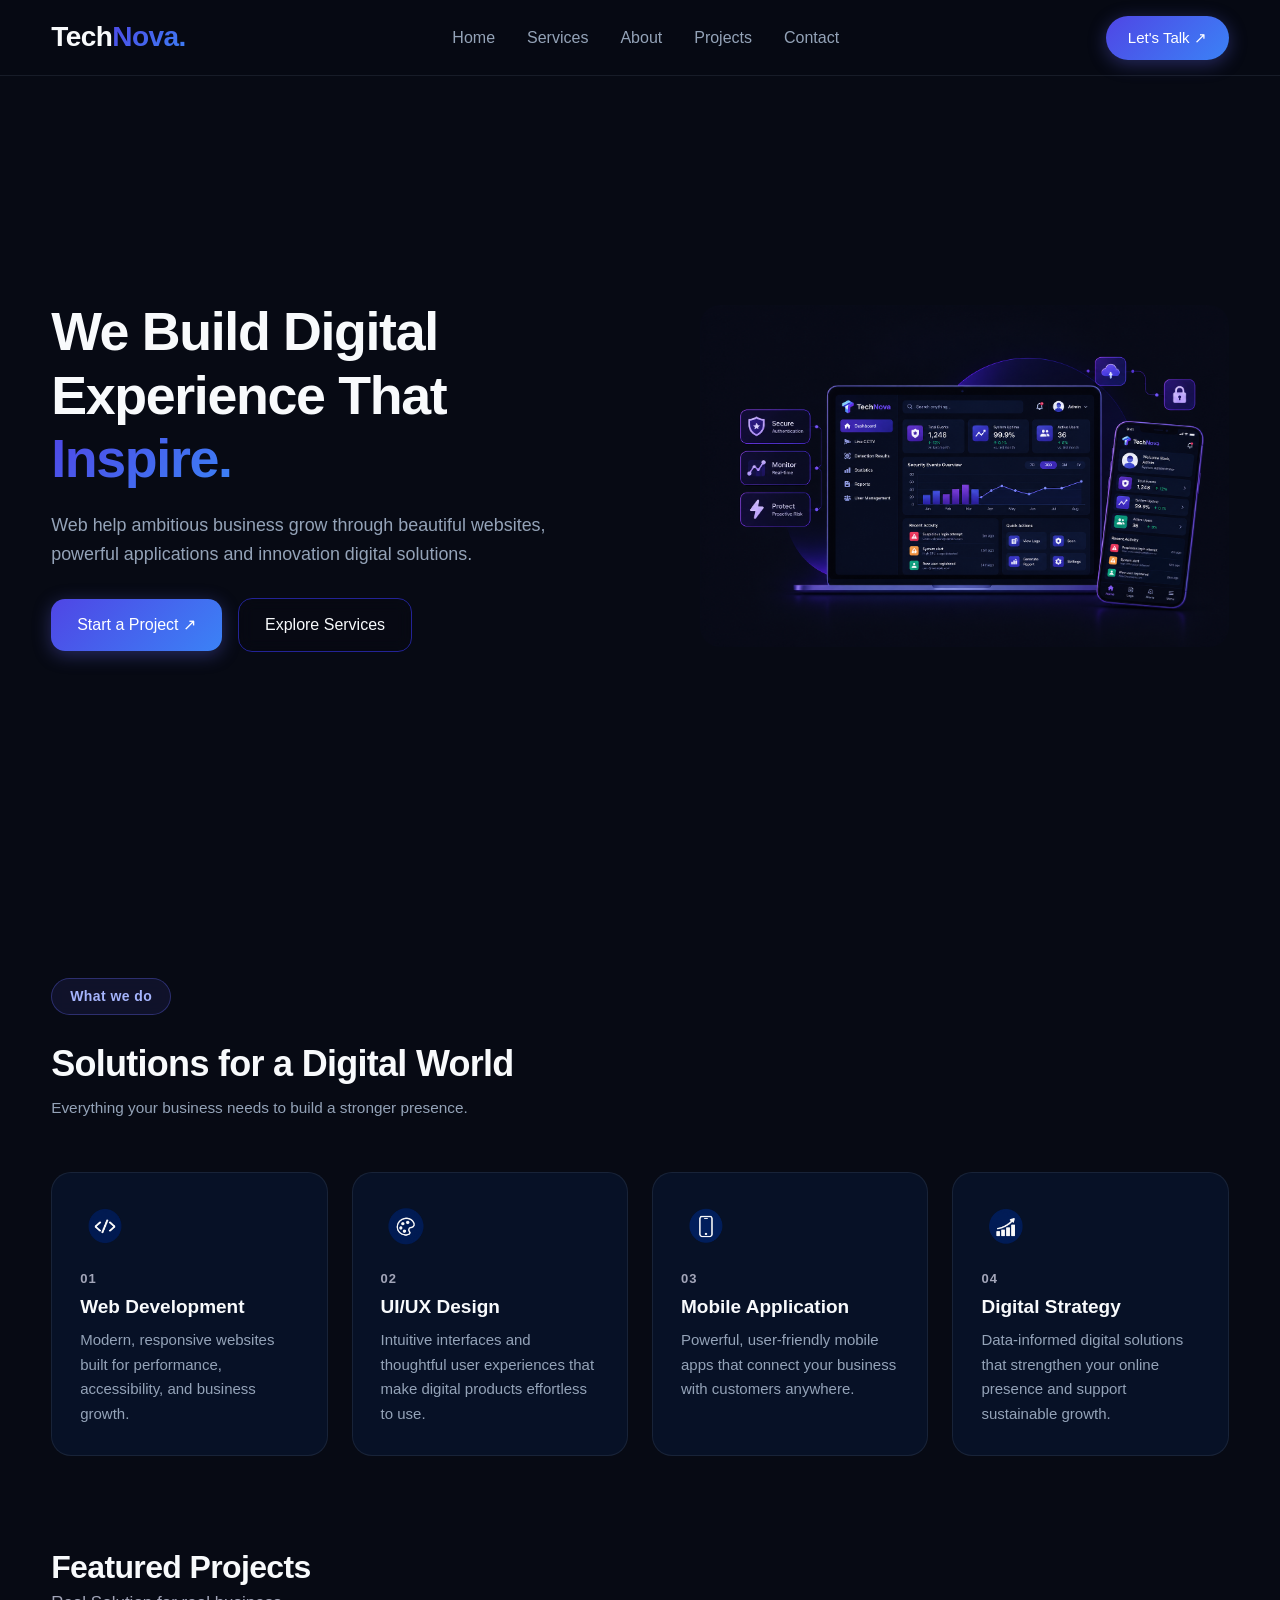
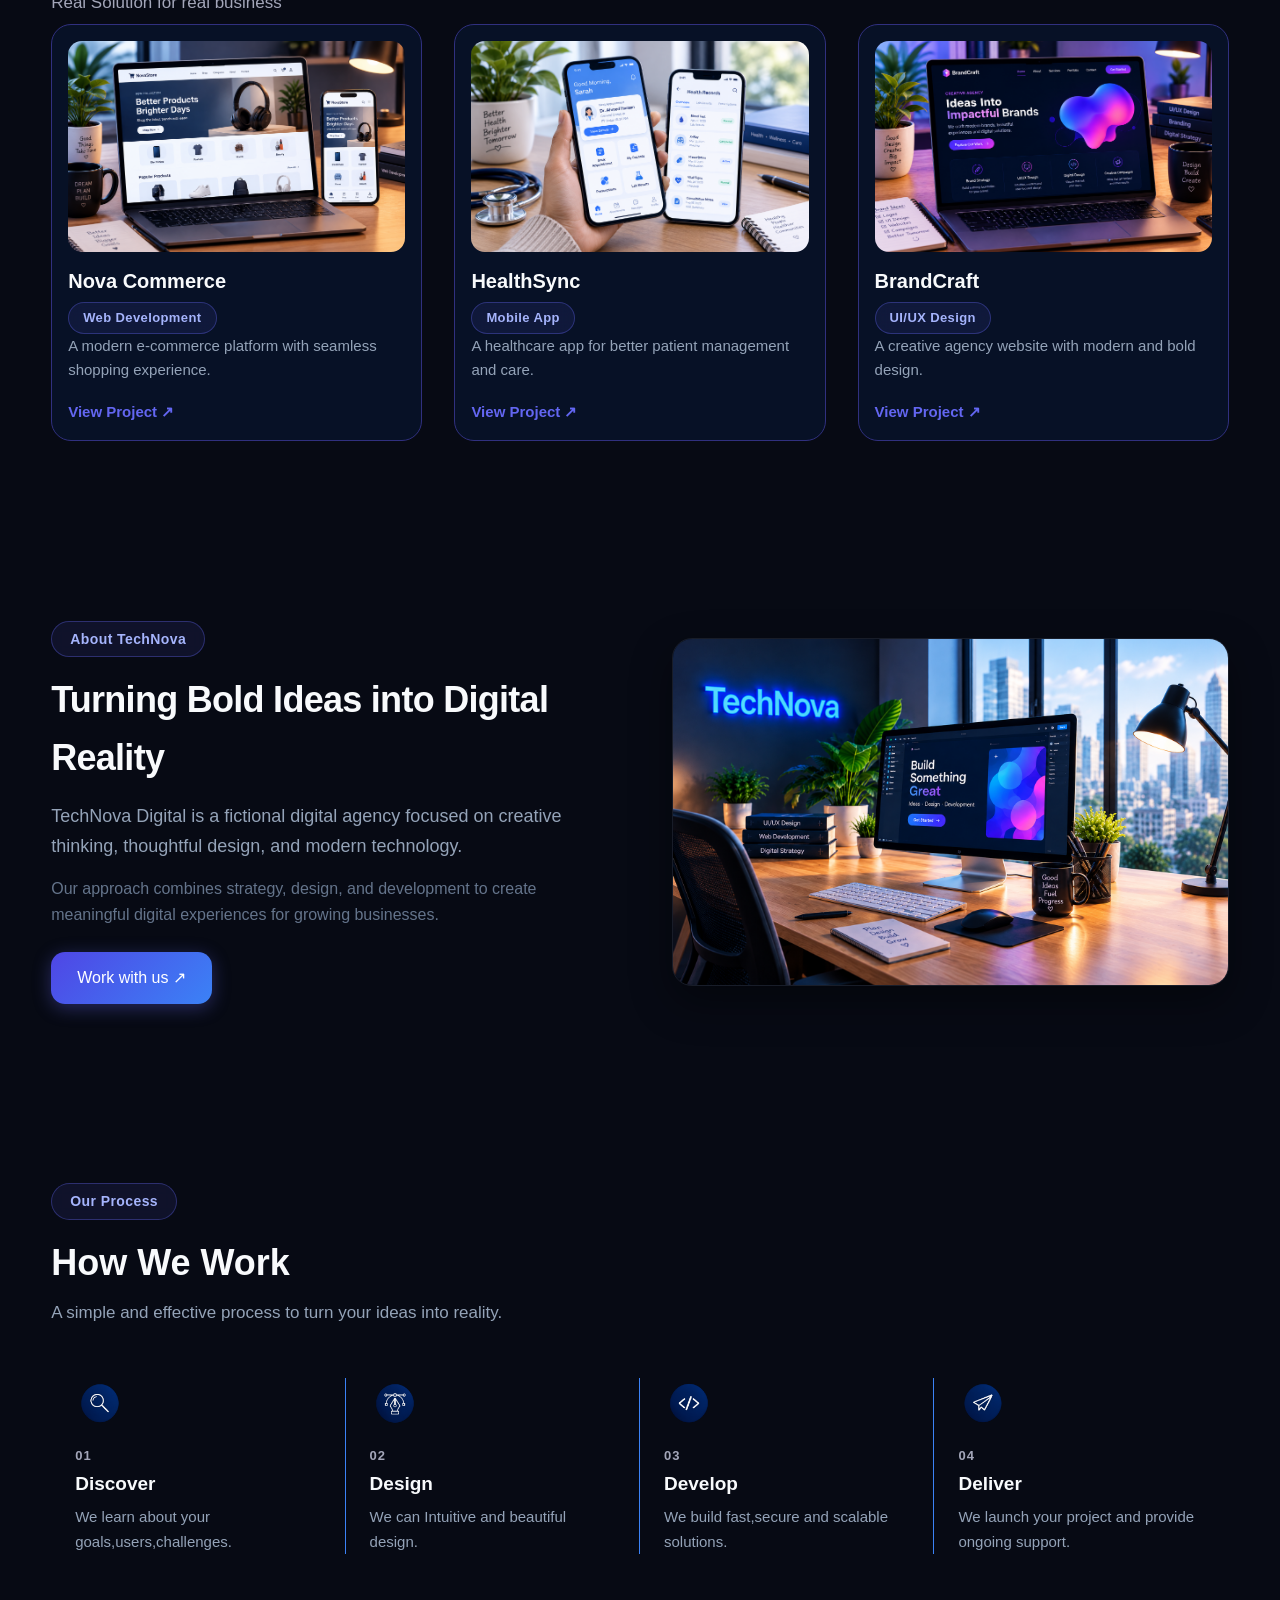
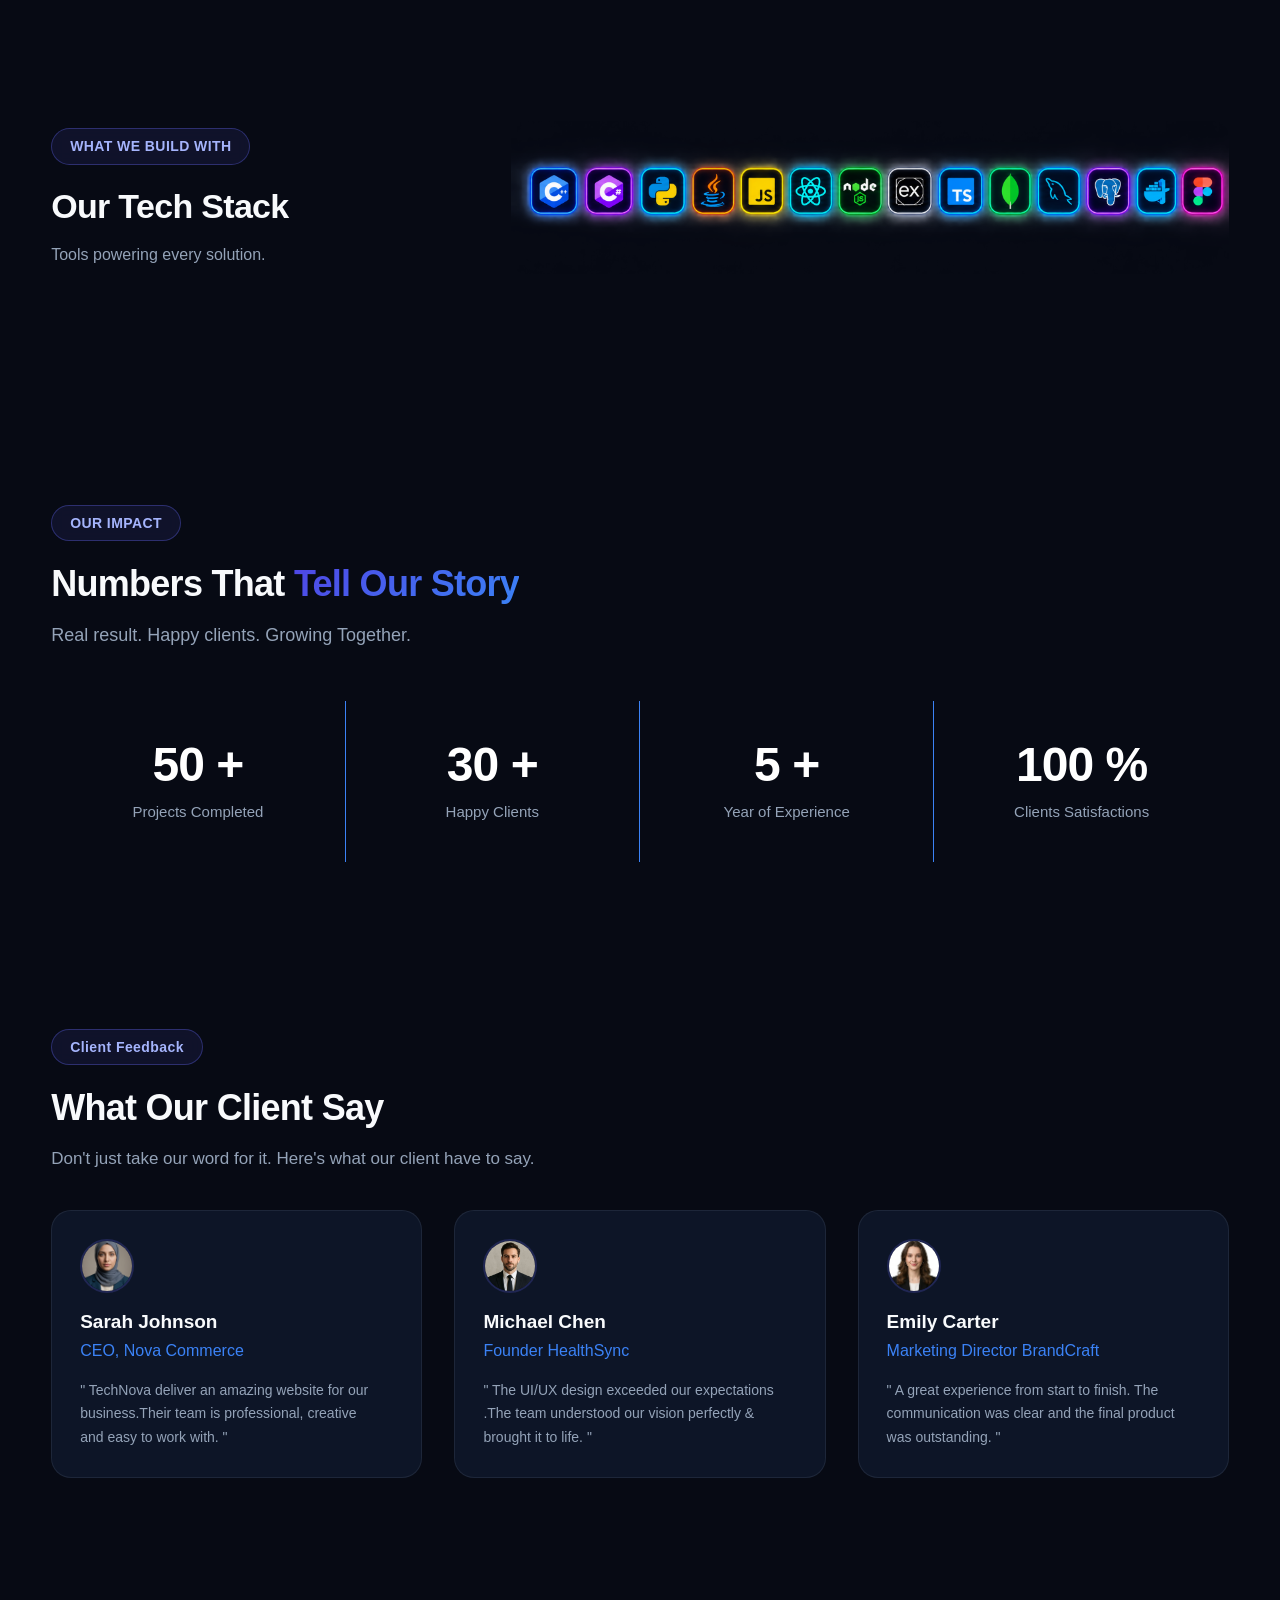
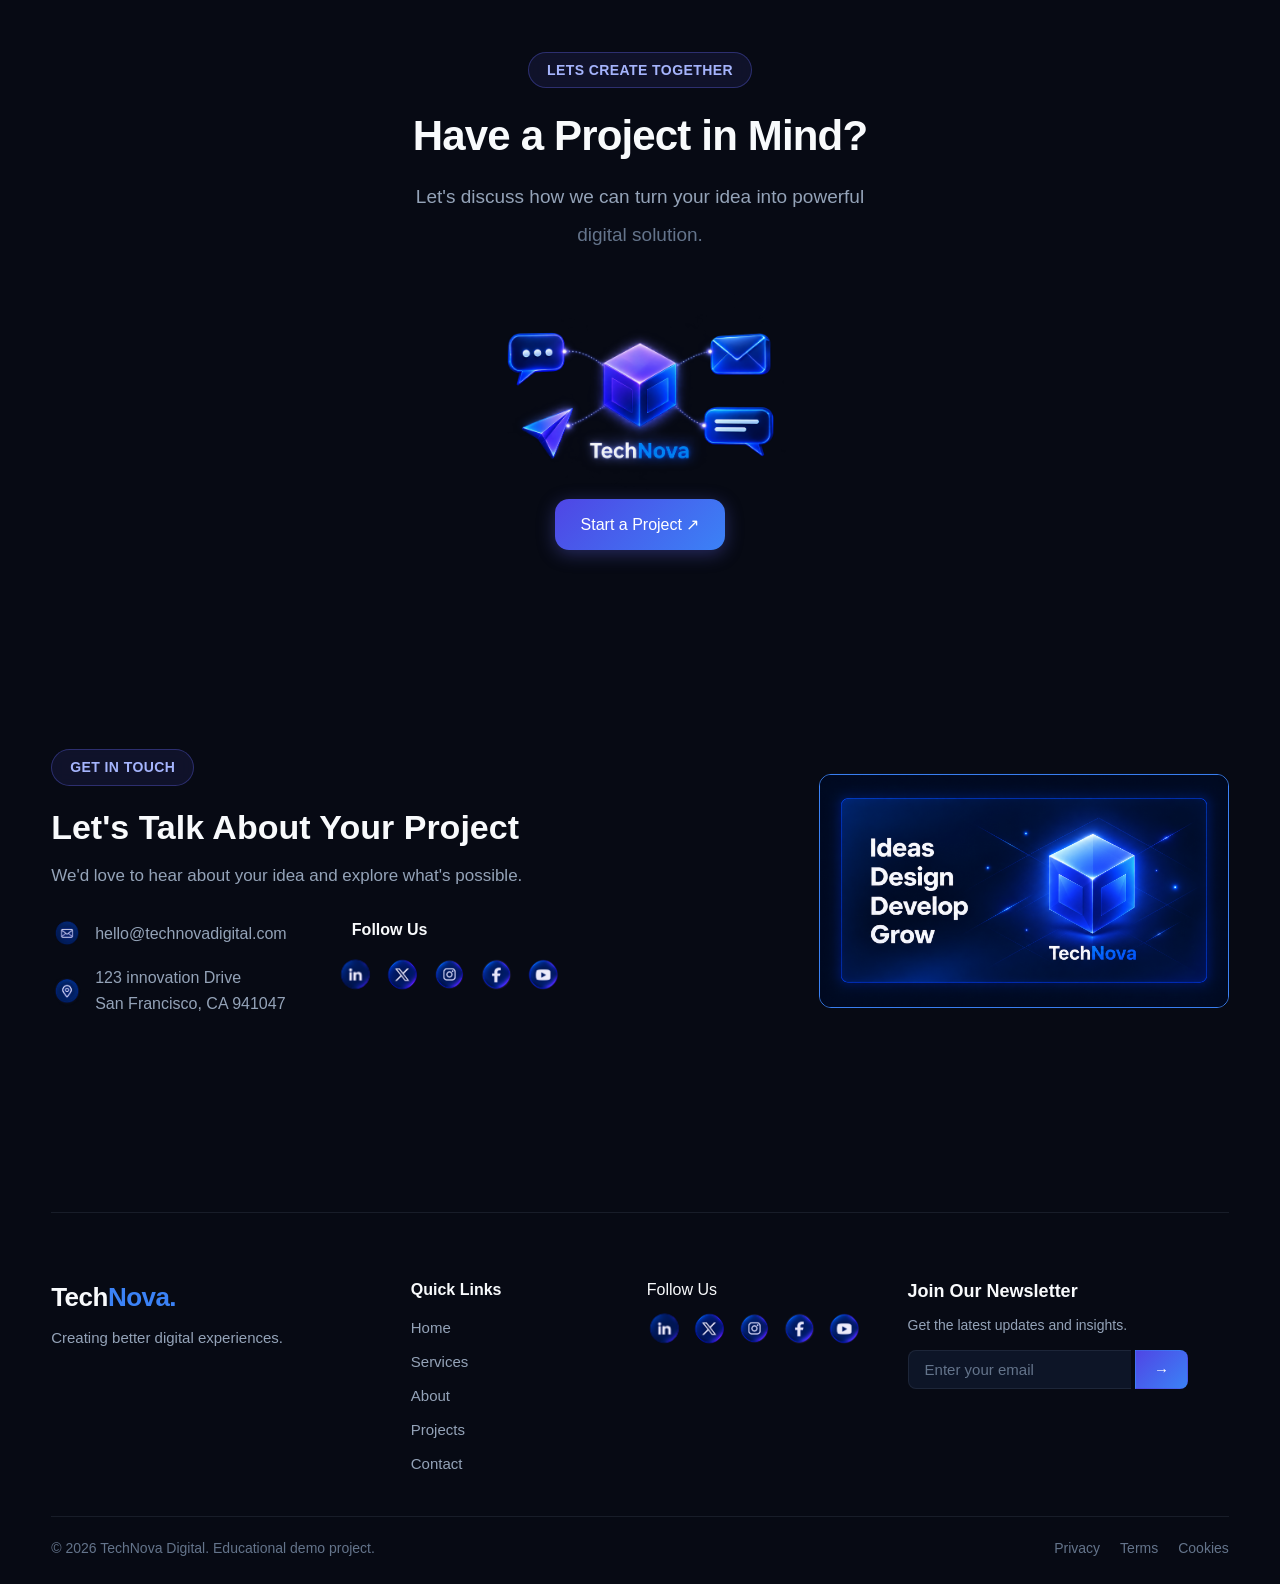
<file: WebDev-L1-LandingPage/index.html>
<!DOCTYPE html>
<html lang="en">
<head>
    <meta charset="UTF-8">
    <meta name="viewport" content="width=device-width, initial-scale=1.0">
    <title>TechNova Digital | Digital Solutions</title>
    <link rel="stylesheet" href="style.css">
</head>
<body>
        <header>
        <div class="left-side">Tech<span class="span-title">Nova.</span></div>
        <div class="middle-side">
            <div><a href="#home">Home</a></div>
            <div><a href="#services">Services</a></div>
            <div><a href="#about">About</a></div>
            <div><a href="#projects">Projects</a></div>
            <div><a href="#contact">Contact</a></div>
        </div>
        <div class="right-side">
            <a href="#contact" class="talk-button">Let's Talk ↗</a>
        </div>
    </header>
    <main>
        <section class="hero-info" id="home">
            <div class="hero">
                <h1>We Build Digital Experience That <span class="span-title">Inspire.</span></h1>
                <p class="description">Web help ambitious business grow through beautiful websites, powerful applications and innovation digital solutions. </p>
                <div class="hero-actions">
                    <a href="#contact" class="start-project">Start a Project ↗</a>
                    <a href="#services" class="explore-service">Explore Services</a>
                </div>
            </div>
            <div class="image-part">
                <div class="image">
                    <img class="hero-image" src="image/page_image/TechNova.png" alt="hero image">
                </div>         
            </div>
        </section>
        <section class="service" id="services">
            <a href="#services" class="span-projects">What we do</a>
            <p class="service-title">Solutions for a Digital World</p>
            <p class="service-description">Everything your business needs to build a stronger presence.</p>
            <div class="work-section">
                <div class="section">
                    <div class="icon-images">
                        <img class="icons" src="image/service_icon/Code.png" alt="">
                    </div>
                    <p class="number">01</p>
                    <h4 class="section-title">Web Development</h4>
                    <p class="section-description">Modern, responsive websites built for performance, accessibility, and business growth.</p>
                </div>
                <div class="section">
                    <div class="icon-images">
                        <img class="icons" src="image/service_icon/Palette.png" alt="">
                    </div>
                    <p class="number">02</p>
                    <h4 class="section-title">UI/UX Design</h4>
                    <p class="section-description">Intuitive interfaces and thoughtful user experiences that make digital products effortless to use.</p>
                </div>
                <div class="section">
                    <div class="icon-images">
                        <img class="icons" src="image/service_icon/Mobile.png" alt="">
                    </div>
                    <p class="number">03</p>
                    <h4 class="section-title">Mobile Application</h4>
                    <p class="section-description">Powerful, user-friendly mobile apps that connect your business with customers anywhere.</p>
                </div>
                <div class="section">
                    <div class="icon-images">
                        <img class="icons" src="image/service_icon/Analytics.png" alt="">
                    </div>
                    <p class="number">04</p>
                    <h4 class="section-title">Digital Strategy</h4>
                    <p class="section-description">Data-informed digital solutions that strengthen your online presence and support sustainable growth.</p>
                </div>
            </div>
        </section>
        <section class="project-part" id="projects">
            <div class="project-info">
                <a href="#projects" class="span-projects">Our Work</a>
                <h2 class="project-intro-title">
                    Featured Projects
                </h2>
                <p class="project-intro-description">Real Solution for real business</p>
            </div>
            <div class="project-view">
                <div class="project-section">
                    <div class="project-images">
                        <img class="project-image" src="image/Project/Nova Commerce.png" alt="">
                    </div>
                    <div class="project-description-info">
                        <h3 class="project-name">Nova Commerce</h3>
                        <p class="project-type">Web Development</p>
                        <p class="project-description">
                            A modern e-commerce platform with seamless shopping experience.
                        </p>
                        <a href="#projects" class="project">View Project ↗</a>
                    </div>        
                </div>
                <div class="project-section">
                    <div class="project-images">
                        <img class="project-image" src="image/Project/Health Sync.png" alt="">
                    </div>
                    <div class="project-description-info">
                        <h3 class="project-name">HealthSync
                        </h3>
                        <p class="project-type">Mobile App</p>
                        <p class="project-description">
                            A healthcare app for better patient management and care.
                        </p>
                        <a href="#projects" class="project">View Project ↗</a>
                    </div>
                </div>
                <div class="project-section">
                    <div class="project-images">
                        <img class="project-image" src="image/Project/Brand Craft.png" alt="">
                    </div>
                    <div class="project-description-info">
                        <h3 class="project-name">BrandCraft</h3>
                        <p class="project-type">UI/UX Design
                        </p>
                        <p class="project-description">
                            A creative agency website with modern and bold design.
                        </p>
                        <a href="#projects" class="project">View Project ↗</a>
                    </div>
                </div>
            </div>
        </section>
        <section class="about-section" id="about">
            <div class="about-section-info">
                <a href="#about" class="span-about">About TechNova</a>
                <h2 class="about-title">Turning Bold Ideas into Digital Reality</h2>
                <p class="about-description">
                    TechNova Digital is a fictional digital agency focused on creative thinking, thoughtful design, and modern technology.
                </p>
                <p class="description2">
                    Our approach combines strategy, design, and development to create meaningful digital experiences for growing businesses.
                </p>
                <a href="#contact" class="start-project">Work with us ↗</a>
            </div>
            <div class="about-section-image">
                <img class="about-image" src="image/page_image/about.png" alt="A creative digital agency workspace with a computer displaying a colorful design">
            </div>
        </section>
        <section class="work" id="process">
            <div class="work-process-title-info">
                <a href="#process" class="span-projects">Our Process</a>
                <h2 class="work-title">How We Work</h2>
                <p class="work-section-description">A simple and effective process to turn your ideas into reality.</p>
            </div>
            <div class="work-section">
                <div class="section">
                    <div class="icon-images">
                        <img class="icons" src="image/Process_icon/discover.png" alt="">
                    </div>
                    <p class="number">01</p>
                    <h4 class="section-title">Discover</h4>
                    <p class="section-description">We learn about your goals,users,challenges.</p>        
                </div>
                <div class="section">
                    <div class="icon-images">
                        <img class="icons" src="image/Process_icon/design.png" alt="">
                    </div>
                    <p class="number">02</p>
                    <h4 class="section-title">Design</h4>
                    <p class="section-description">We can Intuitive and beautiful design.</p>
                </div>
                <div class="section">
                    <div class="icon-images">
                        <img class="icons" src="image/Process_icon/develop.png" alt="">
                    </div>
                    <p class="number">03</p>
                    <h4 class="section-title">Develop</h4>
                    <p class="section-description">We build fast,secure and scalable solutions.</p>
                </div>
                <div class="section">
                    <div class="icon-images">
                        <img class="icons" src="image/Process_icon/deliver.png" alt="">
                    </div>
                    <p class="number">04</p>
                    <h4 class="section-title">Deliver</h4>
                    <p class="section-description">We launch your project and provide ongoing support.</p>
                </div>
            </div>
        </section>
        <section class="modern-stack">
            <div class="stack-titles">
                <span class="span-projects">WHAT WE BUILD WITH</span>
                <p class="tech-stack">Our Tech <span class="stack-span">Stack</span></p>
                <p class="tech-description">Tools powering every solution.</p>
            </div>
            <div class="stack-image">
                <img class="stack" src="image/page_image/Stack.png" alt="Technology stack: C++, C#, Python, Java, JavaScript, React, Node.js, Express, TypeScript, MongoDB, MySQL, PostgreSQL, Docker, and Figma">
            </div>
        </section>
        <section class="story-section" id="impact">
            <div class="impact-info">
                <a href="#impact" class="span-projects">OUR IMPACT</a>
                <h2 class="impact-title">Numbers That <span class="story-span">Tell Our Story</span></h2>
                <p class="impact-title-description">Real result. Happy clients. Growing Together.</p>
            </div>
            <div class="impact_stat">
                <div class="stat">
                    <h3 class="impact-number">50 + </h3>
                    <p class="impact-description">Projects Completed </p>
                </div>
                <div class="stat">
                    <h3 class="impact-number">30 + </h3>
                    <p class="impact-description">Happy Clients </p>
                </div>
                <div class="stat">
                    <h3 class="impact-number">5 + </h3>
                    <p class="impact-description">Year of Experience </p>
                </div>
                <div class="stat">
                    <h3 class="impact-number">100 % </h3>
                    <p class="impact-description">Clients Satisfactions </p>
                </div>
            </div>
        </section>
        <section class="client-feedback" id="testimonials">
            <div class="client-feedback-info">
                <a class="span-projects" href="#testimonials">Client Feedback</a>
                <h3 class="client-title">What Our Client Say</h3>
                <p class="client-title-description">Don't just take our word for it. Here's what our client have to say.</p>
            </div>
            <div class="feedback-testimony">
                <div class="client-box">
                    <div class="client-personal-info">
                        <div class="client-image">
                            <img class="profile-pic" src="image/profile/Sarah.jpg" alt="">
                        </div>
                        <div class="client-personal-status">
                            <p class="client-name">Sarah Johnson</p>
                            <p class="client-status">
                                CEO, Nova Commerce
                            </p>
                        </div>
                    </div>
                    <div class="client-feedback-text">
                        <p class="feedback">" TechNova deliver an amazing website for our business.Their team is professional, creative and easy to work with. "</p>
                    </div>
                </div>
                <div class="client-box">
                    <div class="client-personal-info">
                        <div class="client-image">
                            <img class="profile-pic" src="image/profile/Michael.jpg" alt="">
                        </div>
                        <div class="client-personal-status">
                            <p class="client-name">Michael Chen </p>
                            <p class="client-status">
                                Founder HealthSync
                            </p>
                        </div>
                    </div>
                    <div class="client-feedback-text">
                        <p class="feedback">" The UI/UX design exceeded our expectations .The team understood our vision perfectly & brought it to life. "</p>
                    </div>
                </div>
                <div class="client-box">
                    <div class="client-personal-info">
                        <div class="client-image">
                            <img class="profile-pic" src="image/profile/Emily.jpg" alt="">
                        </div>
                        <div class="client-personal-status">
                            <p class="client-name">Emily Carter</p>
                            <p class="client-status">
                                Marketing Director BrandCraft
                            </p>
                        </div>
                    </div>
                    <div class="client-feedback-text">
                        <p class="feedback">" A great experience from start to finish. The communication was clear and the final product was outstanding. "</p>
                    </div>
                </div>
            </div>
        </section>
        <section class="call-to-action">
            <a class="span-projects" href="#contact">LETS CREATE TOGETHER</a>
            <h3 class="call-to-action-title">Have a Project in Mind?</h3>
            <p class="call-to-action-description">Let's discuss how we can turn your idea into powerful</p>
            <p class="call-to-action-description2">digital solution.</p>
            <div class="call-to-action-image">
                <img class="call-image" src="image/page_image/technova_Contact.png" alt="">
            </div>
            <a href="#contact" class="start-project">Start a Project ↗</a>
        </section>
        <section id="contact" class="contact-section">
            <a class="span-projects" href="#contact">GET IN TOUCH</a>
            <div class="contact-info-section">
                <div class="contact-title-section">
                    <h3 class="contact-title">Let's Talk About Your Project</h3>
                    <p class="contact-description">We'd love to hear about your idea and explore what's possible.</p>
                </div>
                <div class="contact-detail-section">
                    <div class="location-email-section">
                        <div class="email-section">
                            <div class="address-image">
                                <a href="#email"><img class="address-logo" src="image/address_icon/email.png" alt=""></a>
                            </div>
                            <div class="email">
                                hello@technovadigital.com
                            </div>
                        </div>
                        <div class="location-section">
                            <div class="address-image">
                                <a href="#location"><img class="address-logo" src="image/address_icon/location.png" alt=""></a>
                            </div>
                            <div class="location-address">
                                <p class="location1">123 innovation Drive</p>
                                <p class="location2">San Francisco, CA  941047</p>
                            </div>
                        </div>
                    </div>
                    <div class="follow-us-section">
                        <p class="follow">Follow Us</p>
                        <div class="follow-page">
                            <div class="app-image">
                                <a href="#linkedin"><img class="logo" src="image/follow_icon/linkedin.png" alt="LinkedIn"></a>
                            </div>
                            <div class="app-image">
                                <a href="#X"><img class="logo" src="image/follow_icon/X.png" alt="X"></a>
                            </div>
                            <div class="app-image">
                                <a href="#instagram"><img class="logo" src="image/follow_icon/instagram.png" alt=""></a>
                            </div>
                            <div class="app-image">
                                <a href="#facebook"><img class="logo" src="image/follow_icon/facebook.png" alt="Facebook"></a>
                            </div>
                            <div class="app-image">
                                <a href="#youtube"><img class="logo" src="image/follow_icon/youtube.png" alt="YouTube"></a>
                            </div>
                        </div>
                    </div>
                </div>
            </div>
            <div class="contact-section-image">
                <img class="tech-nova " src="image/page_image/technovaa.png" alt="">
            </div>
        </section>
        <footer class="footer-section">
            <div class="footer-upper">
                <div class="footer-title-section">
                    <h3 class="footer-title">Tech<span class="footer-span">Nova.</span></h3>
                    <p class="footer-description">Creating better digital experiences.</p>
                </div>
                <div class="quick-link">
                    <h4 class="footer-heading">Quick Links</h4>
                    <div class="footer-side">
                        <div><a href="#home">Home</a></div>
                        <div><a href="#services">Services</a></div>
                        <div><a href="#about">About</a></div>
                        <div><a href="#projects">Projects</a></div>
                        <div><a href="#contact">Contact</a></div>
                    </div>
                </div>
                <div class="footer-follow">
                    <p class="follow-us">Follow Us</p>
                    <div class="footer-follow-page">
                        <div class="app-image">
                            <a href="#linkedin"><img class="logo" src="image/follow_icon/linkedin.png" alt="LinkedIn"></a>
                        </div>
                        <div class="app-image">
                            <a href="#X"><img class="logo" src="image/follow_icon/X.png" alt="X"></a>
                        </div>
                        <div class="app-image">
                            <a href="#instagram"><img class="logo" src="image/follow_icon/instagram.png" alt=""></a>
                        </div>
                        <div class="app-image">
                            <a href="#facebook"><img class="logo" src="image/follow_icon/facebook.png" alt="Facebook"></a>
                        </div>
                        <div class="app-image">
                            <a href="#youtube"><img class="logo" src="image/follow_icon/youtube.png" alt="YouTube">
                            </a>             
                        </div>  
                    </div>
                </div>
                <div class="newsletter-section">
                    <h3 class="newsletter-title">Join Our Newsletter</h3>
                    <p class="newsletter-description">Get the latest updates and insights.</p>
                    <div class="email-part">
                        <input type="email" placeholder="Enter your email" class="input-email">
                        <button class="button">→</button>
                    </div>
                </div>
            </div>
            <div class="footer-bottom">
                <div class="footer-license-part">
                    <p class="footer-license">© 2026 TechNova Digital. Educational demo project.</p>
                </div>
                <div class="footer-privacy-part">
                    <p class="privacy">Privacy</p>
                    <p class="terms">Terms</p>
                    <p class="cookies">Cookies</p>
                </div>
            </div>
        </footer>
    </main>
</body>
</html>
</file>
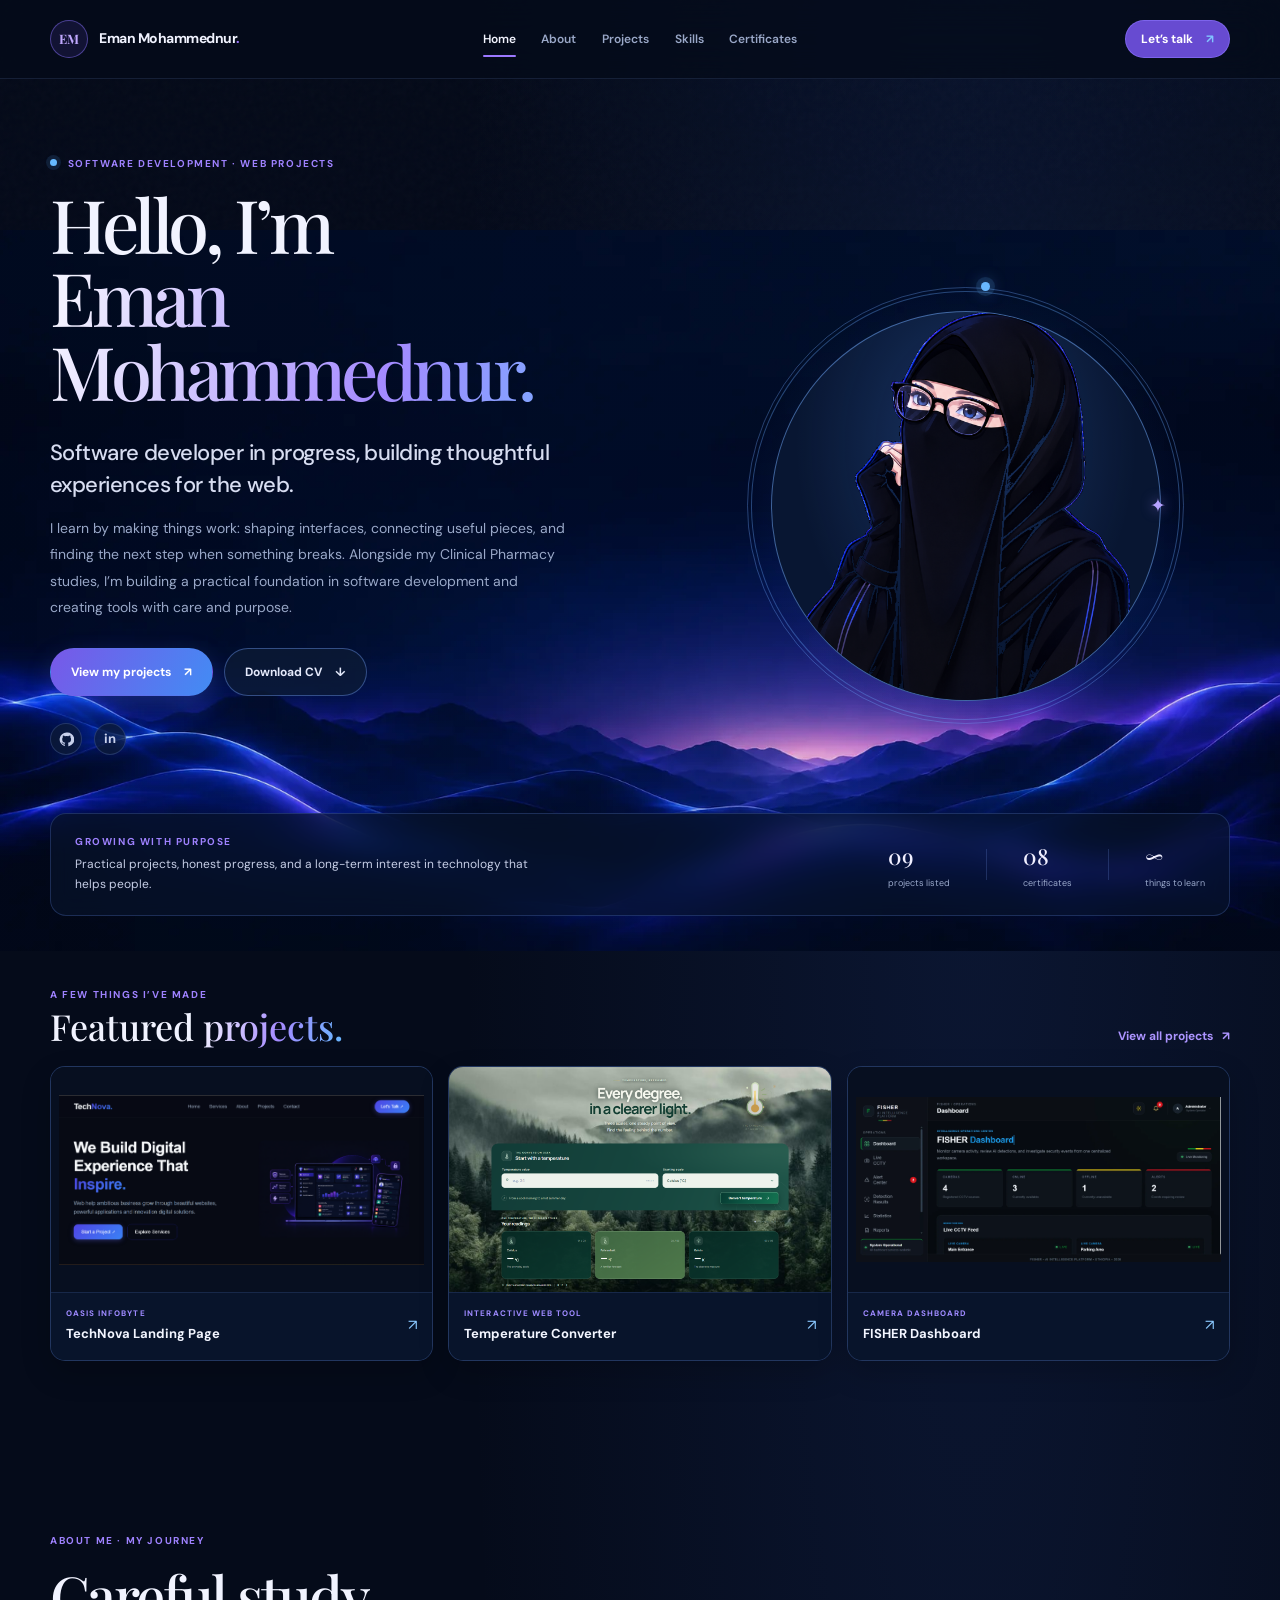
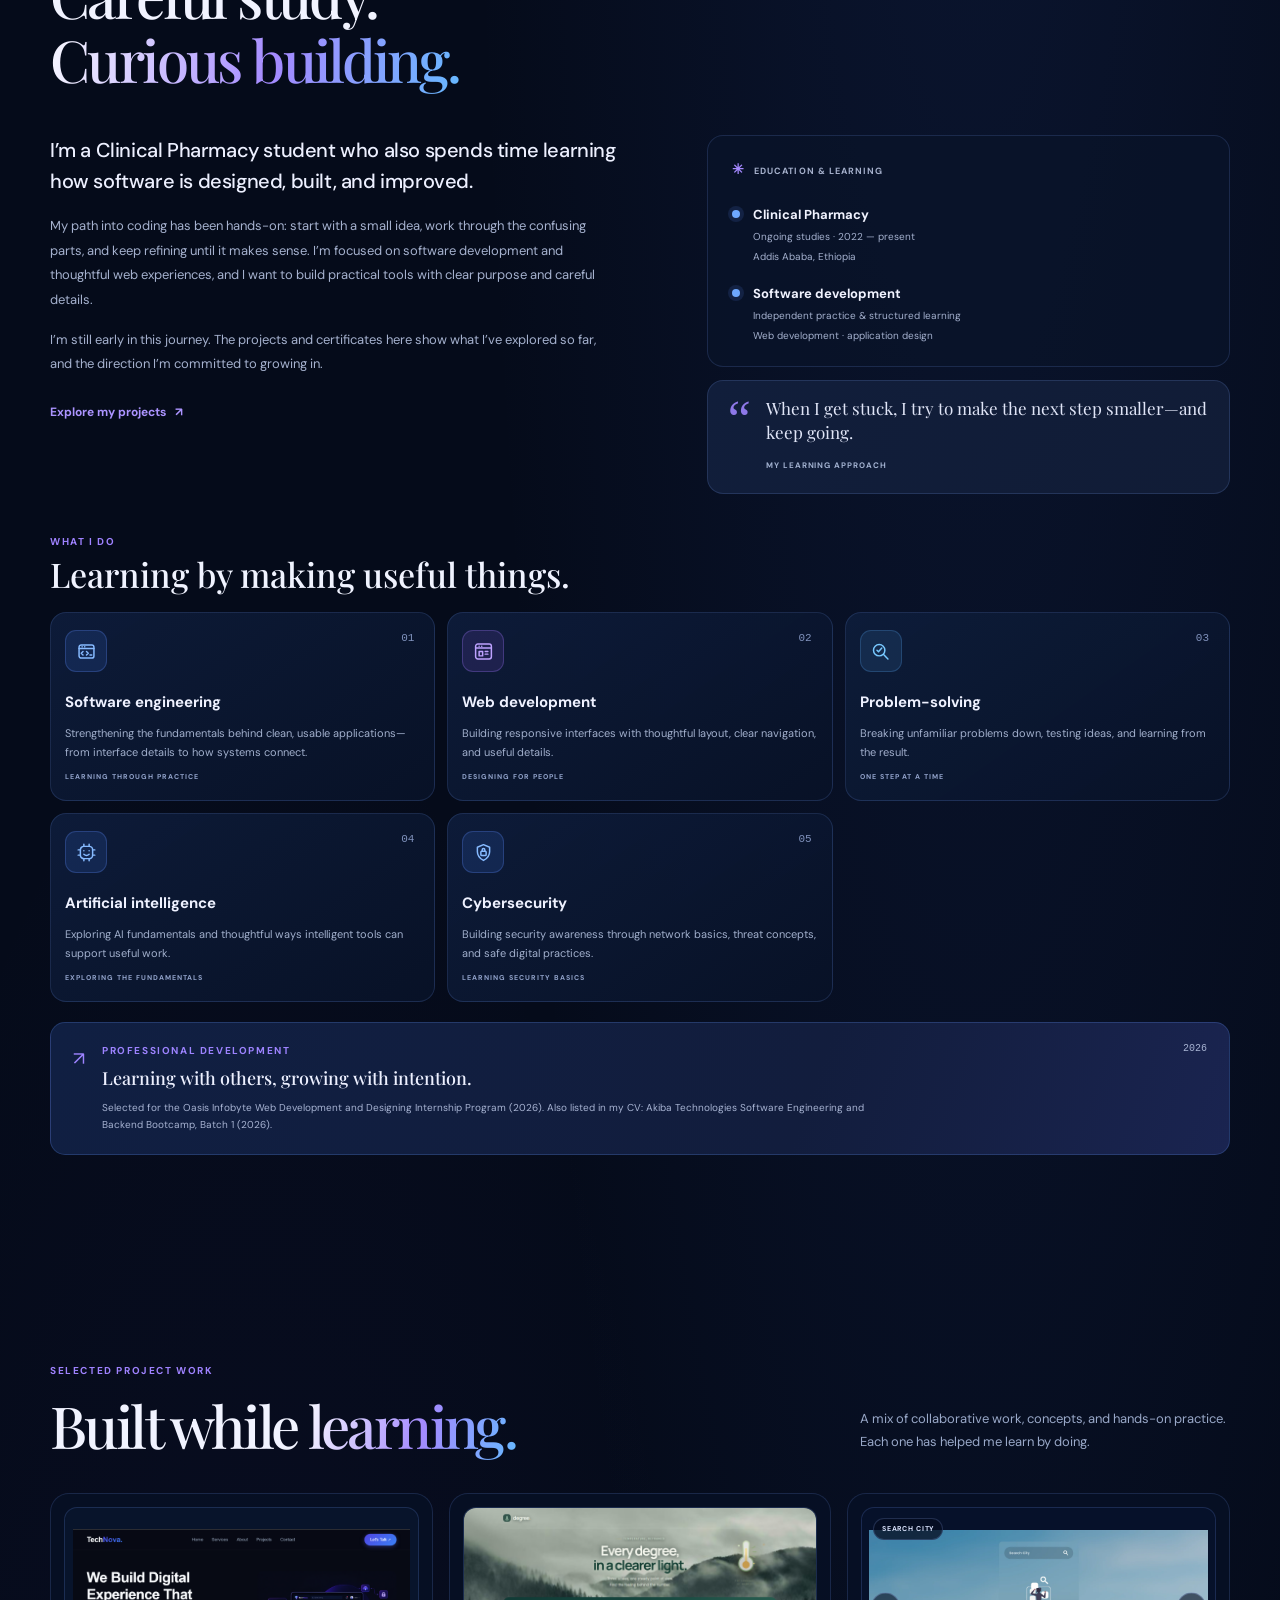
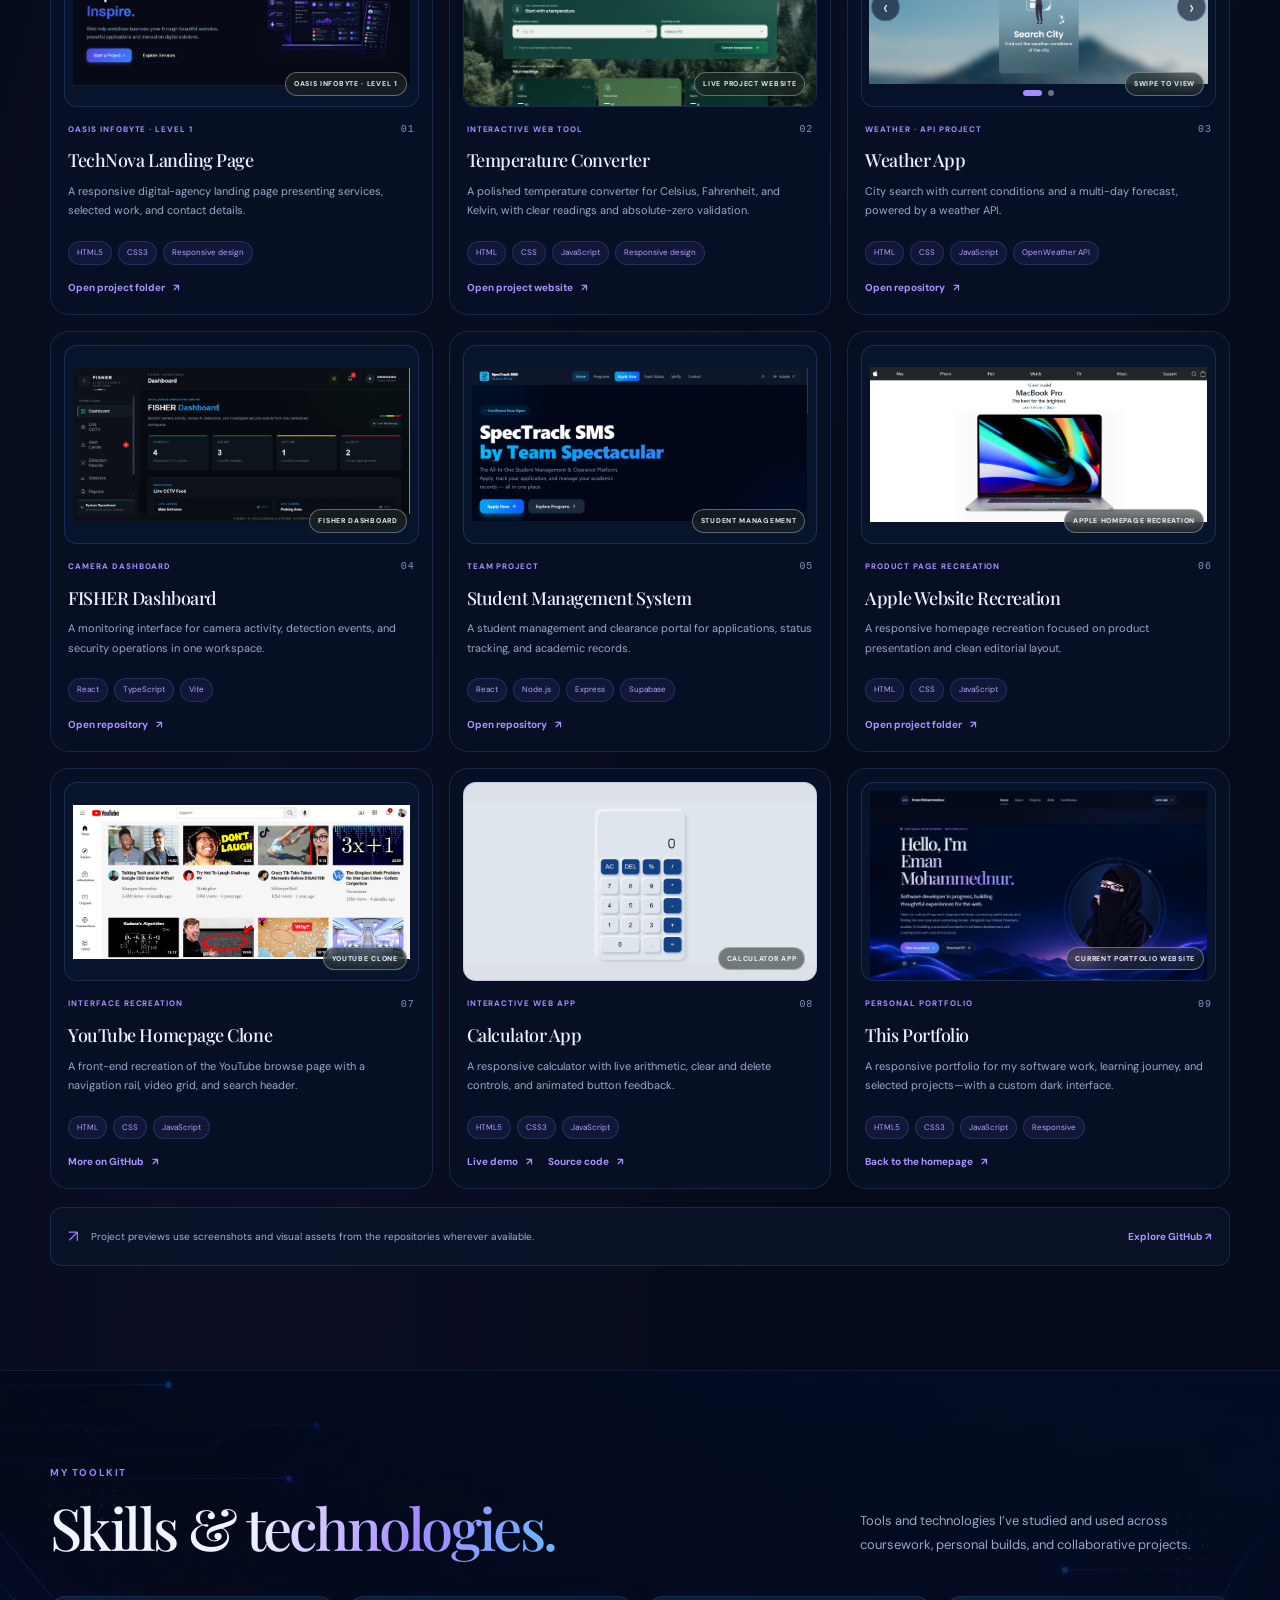
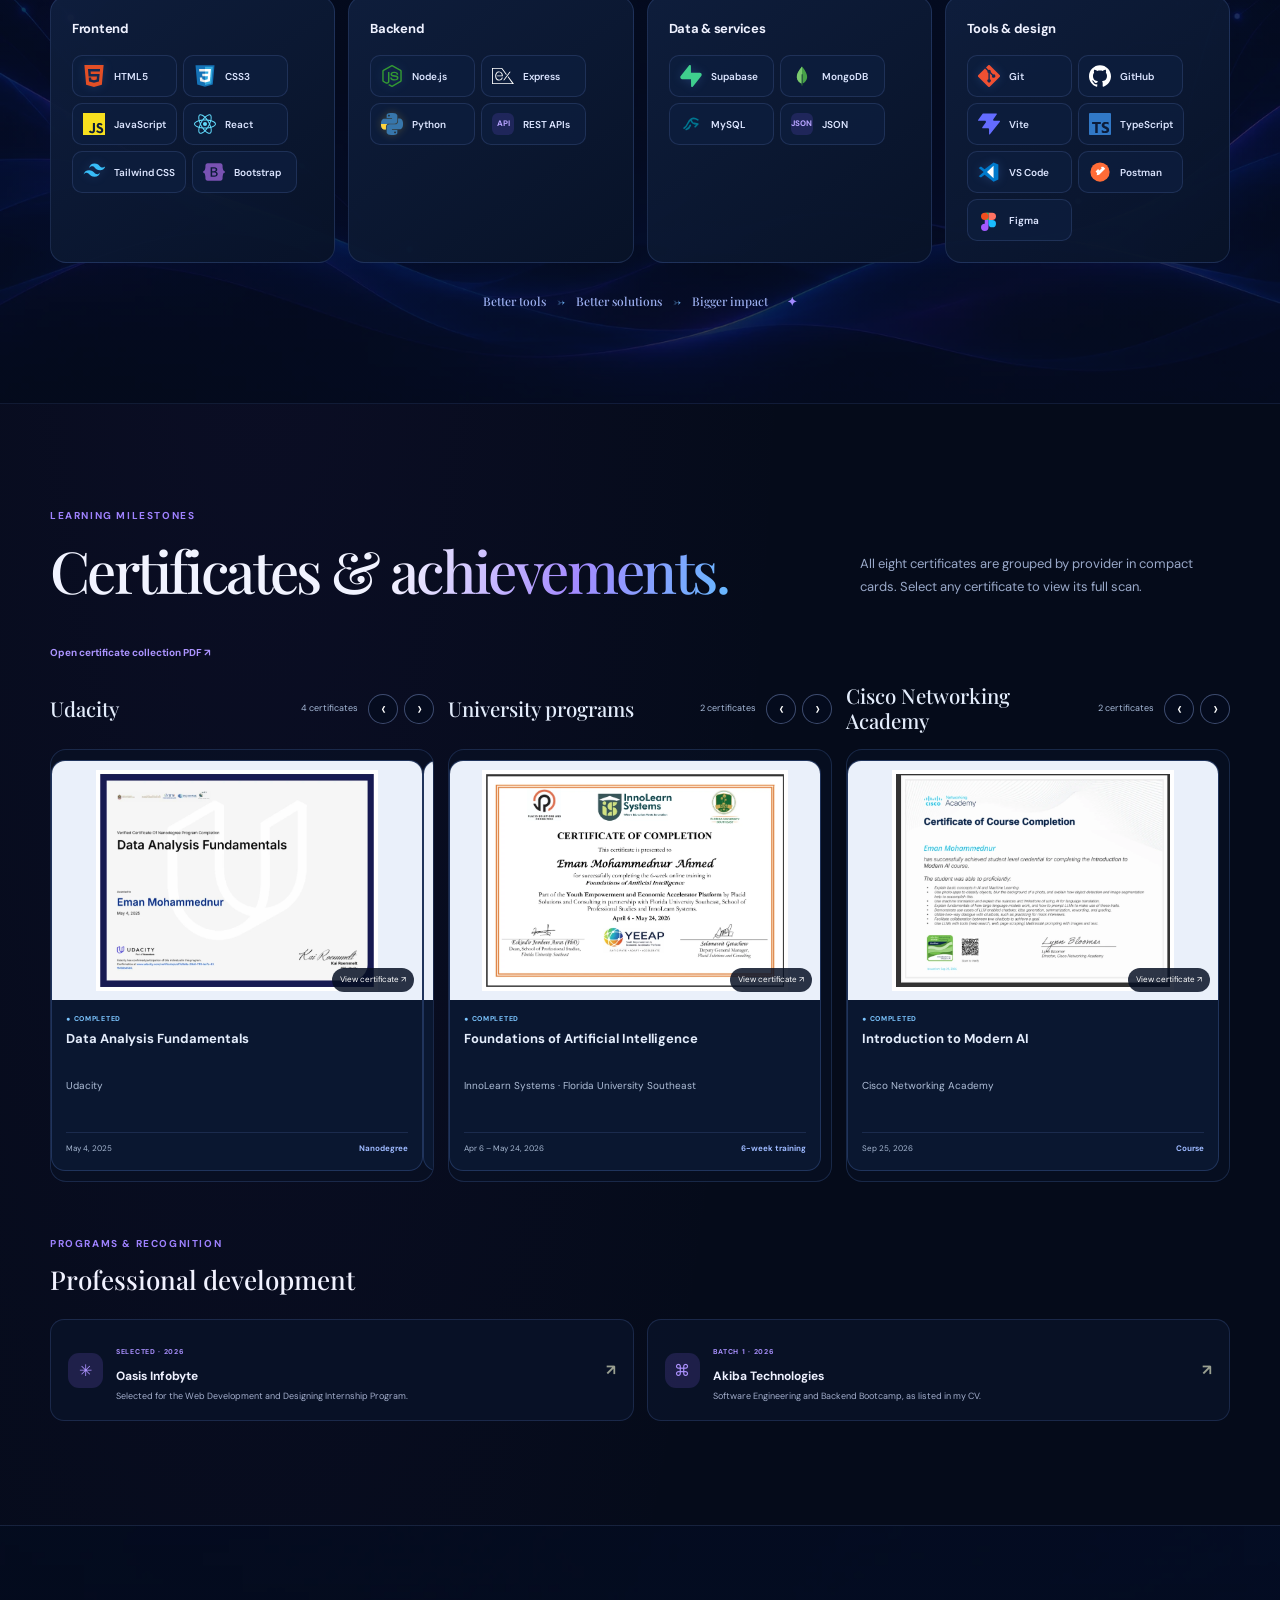
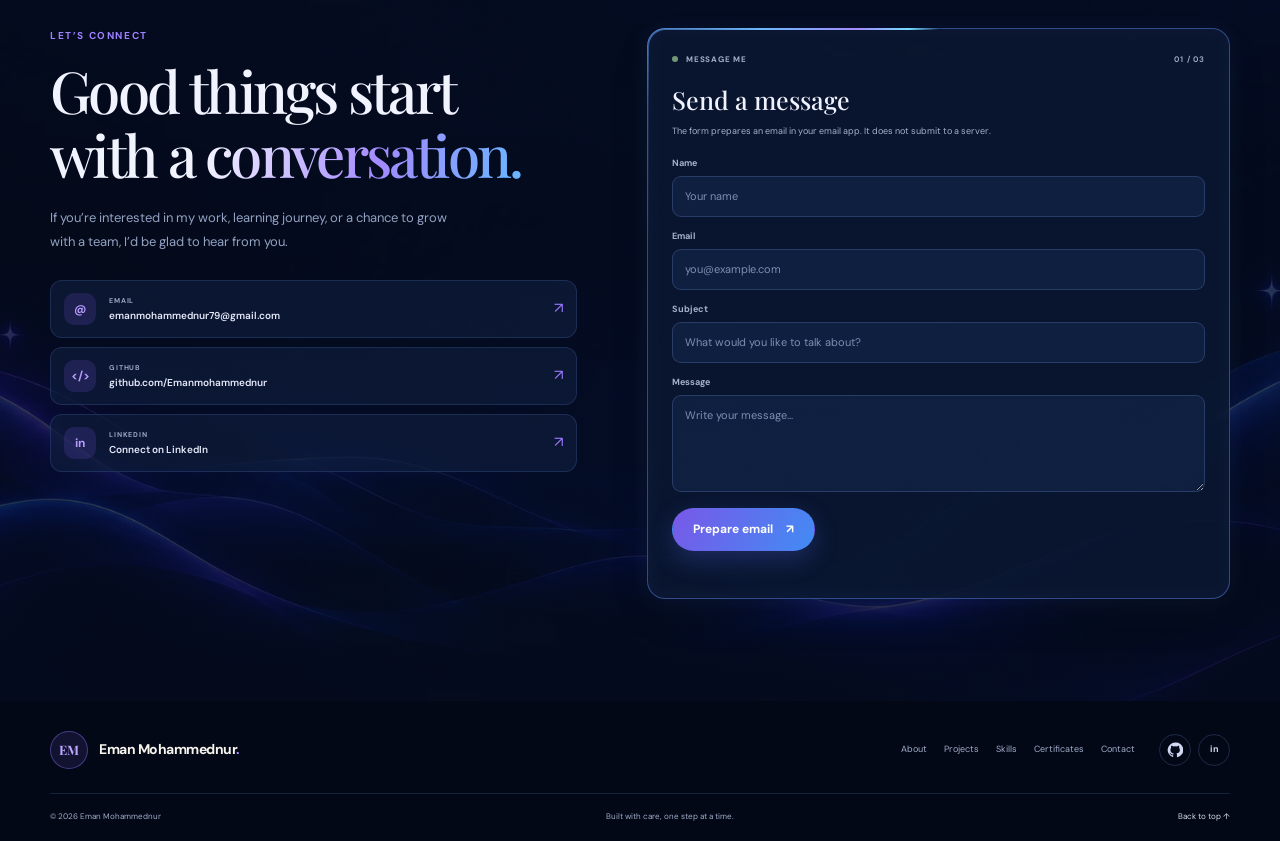
<file: Level 1/Personal_Portfolio/index.html>
<!doctype html>
<html lang="en">
  <head>
    <meta charset="utf-8" />
    <meta name="viewport" content="width=device-width, initial-scale=1" />
    <meta name="theme-color" content="#050b1a" />
    <meta
      name="description"
      content="Eman Mohammednur — software developer and Clinical Pharmacy student building thoughtful, practical web projects."
    />
    <meta property="og:title" content="Eman Mohammednur — Software Developer" />
    <meta
      property="og:description"
      content="A portfolio of practical software projects, technical learning, and thoughtful web design."
    />
    <title>Eman Mohammednur — Software Developer</title>
    <link
      rel="icon"
      href="data:image/svg+xml,%3Csvg xmlns='http://www.w3.org/2000/svg' viewBox='0 0 64 64'%3E%3Crect width='64' height='64' rx='18' fill='%23050b1a'/%3E%3Ctext x='50%25' y='54%25' text-anchor='middle' dominant-baseline='middle' font-family='Georgia' font-weight='700' font-size='24' fill='%236ea8ff'%3EEM%3C/text%3E%3C/svg%3E"
    />
    <link rel="stylesheet" href="styles.css" />
    <script src="script.js" defer></script>
  </head>
  <body>
    <a class="skip-link" href="#main">Skip to content</a>
    <header class="site-header">
      <div class="header-inner wrap">
        <a class="brand" href="#home" aria-label="Eman Mohammednur home"
          ><span class="brand-mark">EM</span
          ><span>Eman Mohammednur<span class="blue">.</span></span></a
        >
        <button
          class="menu-toggle"
          aria-expanded="false"
          aria-controls="primary-nav"
          aria-label="Open navigation"
        >
          <span></span><span></span>
        </button>
        <nav class="primary-nav" id="primary-nav" aria-label="Main navigation">
          <a class="nav-link is-active" href="#home">Home</a
          ><a class="nav-link" href="#about">About</a
          ><a class="nav-link" href="#projects">Projects</a
          ><a class="nav-link" href="#skills">Skills</a
          ><a class="nav-link" href="#certificates">Certificates</a
          ><a class="nav-link mobile-contact" href="#contact">Contact <span>↗</span></a>
        </nav>
        <a class="button secondary header-contact" href="#contact">Let’s talk <span>↗</span></a>
      </div>
    </header>
    <main id="main">
      <section class="hero wrap" id="home">
        <div class="hero-copy reveal">
          <p class="eyebrow"><i class="live-dot"></i> SOFTWARE DEVELOPMENT · WEB PROJECTS</p>
          <h1>Hello, I’m<br /><span class="gradient-text">Eman Mohammednur.</span></h1>
          <p class="hero-role">
            Software developer in progress, building thoughtful experiences for the web.
          </p>
          <p class="hero-intro">
            I learn by making things work: shaping interfaces, connecting useful pieces, and finding
            the next step when something breaks. Alongside my Clinical Pharmacy studies, I’m
            building a practical foundation in software development and creating tools with care and
            purpose.
          </p>
          <div class="hero-actions">
            <a class="button primary" href="#projects">View my projects <span>↗</span></a
            ><a
              class="button secondary download-button"
              href="assets/Eman-Mohammednur-CV.pdf"
              download="Eman-Mohammednur-CV.pdf"
              >Download CV <span>↓</span></a
            >
          </div>
          <div class="social-links">
            <a
              class="social-icon"
              href="https://github.com/Emanmohammednur"
              target="_blank"
              rel="noreferrer"
              aria-label="GitHub profile"
              ><svg viewBox="0 0 24 24" aria-hidden="true">
                <path
                  d="M12 .9a11.1 11.1 0 0 0-3.5 21.6c.55.1.76-.23.76-.53v-2.06c-3.1.67-3.76-1.32-3.76-1.32-.5-1.28-1.24-1.62-1.24-1.62-1.01-.69.08-.68.08-.68 1.12.08 1.71 1.15 1.71 1.15 1.1-.1.69 1.92 3.45 1.16.1-.73.39-1.23.7-1.51-2.48-.29-5.1-1.24-5.1-5.52 0-1.22.44-2.22 1.16-3-.12-.29-.5-1.43.11-2.98 0 0 .95-.3 3.05 1.15a10.6 10.6 0 0 1 5.55 0c2.1-1.45 3.05-1.15 3.05-1.15.61 1.55.23 2.69.11 2.98.72.78 1.16 1.78 1.16 3 0 4.29-2.62 5.23-5.12 5.51.4.35.75 1.03.75 2.08v3.08c0 .3.2.64.77.53A11.1 11.1 0 0 0 12 .9Z"
                /></svg></a
            ><a
              class="social-icon linkedin"
              href="https://www.linkedin.com/in/eman-mohammednur-807894436"
              target="_blank"
              rel="noreferrer"
              aria-label="LinkedIn profile"
              >in</a
            >
          </div>
        </div>
        <div class="hero-art reveal">
          <div class="portrait-frame">
            <span class="portrait-orbit-track" aria-hidden="true"></span
            ><span class="portrait-orbit-pair" aria-hidden="true"
              ><span class="portrait-star">✦</span><span class="portrait-satellite"></span
            ></span>
            <div class="portrait-window">
              <img
                class="portrait-image"
                src="assets/profile/niqabi-cutout.png"
                alt="Illustrated portrait of Eman wearing a niqab and glasses"
              />
            </div>
          </div>
        </div>
        <div class="hero-strip reveal">
          <div>
            <p class="eyebrow">GROWING WITH PURPOSE</p>
            <p>
              Practical projects, honest progress, and a long-term interest in technology that helps
              people.
            </p>
          </div>
          <div class="metrics">
            <div><b>09</b><span>projects listed</span></div>
            <i></i>
            <div><b>08</b><span>certificates</span></div>
            <i></i>
            <div><b>∞</b><span>things to learn</span></div>
          </div>
        </div>
      </section>

      <section class="featured-section wrap" aria-labelledby="featured-heading">
        <div class="featured-heading reveal">
          <div>
            <p class="eyebrow">A FEW THINGS I’VE MADE</p>
            <h2 id="featured-heading">Featured <span class="gradient-text">projects.</span></h2>
          </div>
          <a class="text-link" href="#projects">View all projects <span>↗</span></a>
        </div>
        <div class="featured-grid">
          <a class="featured-card reveal" href="#project-landing"
            ><span class="featured-image"
              ><img
                src="assets/projects/technova-landing-page-user.png"
                alt="TechNova Digital landing page screenshot supplied by Eman"
                loading="lazy" /></span
            ><span class="featured-info"
              ><span><small>OASIS INFOBYTE</small><b>TechNova Landing Page</b></span
              ><i aria-hidden="true">↗</i></span
            ></a
          >
          <a class="featured-card reveal" href="#project-temperature"
            ><span class="featured-image temperature-site-preview"
              ><img
                src="assets/projects/temperature-converter.png"
                alt="Screenshot of the Temperature Converter website showing its forest background, converter form, and temperature readings"
                loading="lazy" /></span
            ><span class="featured-info"
              ><span><small>INTERACTIVE WEB TOOL</small><b>Temperature Converter</b></span
              ><i aria-hidden="true">↗</i></span
            ></a
          >
          <a class="featured-card reveal" href="#project-fisher"
            ><span class="featured-image"
              ><img
                src="assets/projects/fisher-dashboard-project.webp"
                alt="FISHER dashboard showing camera activity and monitoring summaries"
                loading="lazy" /></span
            ><span class="featured-info"
              ><span><small>CAMERA DASHBOARD</small><b>FISHER Dashboard</b></span
              ><i aria-hidden="true">↗</i></span
            ></a
          >
        </div>
      </section>

      <section class="section wrap" id="about">
        <div class="section-title reveal">
          <p class="eyebrow">ABOUT ME · MY JOURNEY</p>
          <h2>Careful study.<br /><span class="gradient-text">Curious building.</span></h2>
        </div>
        <div class="about-grid">
          <div class="about-copy reveal">
            <p class="lead">
              I’m a Clinical Pharmacy student who also spends time learning how software is
              designed, built, and improved.
            </p>
            <p>
              My path into coding has been hands-on: start with a small idea, work through the
              confusing parts, and keep refining until it makes sense. I’m focused on software
              development and thoughtful web experiences, and I want to build practical tools with
              clear purpose and careful details.
            </p>
            <p>
              I’m still early in this journey. The projects and certificates here show what I’ve
              explored so far, and the direction I’m committed to growing in.
            </p>
            <a class="text-link" href="#projects">Explore my projects <span>↗</span></a>
          </div>
          <div class="about-aside reveal">
            <div class="education-card">
              <p class="card-kicker"><span>✳</span> EDUCATION &amp; LEARNING</p>
              <div class="timeline-entry">
                <i></i>
                <div>
                  <h3>Clinical Pharmacy</h3>
                  <p>Ongoing studies · 2022 — present</p>
                  <small>Addis Ababa, Ethiopia</small>
                </div>
              </div>
              <div class="timeline-entry">
                <i></i>
                <div>
                  <h3>Software development</h3>
                  <p>Independent practice &amp; structured learning</p>
                  <small>Web development · application design</small>
                </div>
              </div>
            </div>
            <div class="quote-card">
              <b>“</b>
              <p>When I get stuck, I try to make the next step smaller—and keep going.</p>
              <small>MY LEARNING APPROACH</small>
            </div>
          </div>
        </div>
        <div class="journey-overview">
          <div class="journey-copy">
            <p class="eyebrow">WHAT I DO</p>
            <h3>Learning by making useful things.</h3>
          </div>
          <div class="focus-grid">
            <article class="focus-card reveal">
              <small>01</small
              ><span class="focus-icon" aria-hidden="true"
                ><svg viewBox="0 0 24 24" fill="none">
                  <rect x="3.5" y="4.5" width="17" height="15" rx="2.5"></rect>
                  <path
                    d="M3.5 8.5h17M7 6.5h.01M10 6.5h.01M8 12l-2 2 2 2m4 0 2-2-2-2m4 4h2"
                  ></path></svg
              ></span>
              <h3>Software engineering</h3>
              <p>
                Strengthening the fundamentals behind clean, usable applications—from interface
                details to how systems connect.
              </p>
              <label>LEARNING THROUGH PRACTICE</label>
            </article>
            <article class="focus-card reveal">
              <small>02</small
              ><span class="focus-icon" aria-hidden="true"
                ><svg viewBox="0 0 24 24" fill="none">
                  <rect x="3" y="3.5" width="18" height="17" rx="2.5"></rect>
                  <path d="M3 8h18M7 6h.01M10 6h.01M7 12h4v5H7zm7 0h3m-3 3h3"></path></svg
              ></span>
              <h3>Web development</h3>
              <p>
                Building responsive interfaces with thoughtful layout, clear navigation, and useful
                details.
              </p>
              <label>DESIGNING FOR PEOPLE</label>
            </article>
            <article class="focus-card reveal">
              <small>03</small
              ><span class="focus-icon" aria-hidden="true"
                ><svg viewBox="0 0 24 24" fill="none">
                  <circle cx="10.5" cy="10.5" r="6.5"></circle>
                  <path d="m15.5 15.5 5 5M8 10.5l1.7 1.7L13.5 8"></path></svg
              ></span>
              <h3>Problem-solving</h3>
              <p>Breaking unfamiliar problems down, testing ideas, and learning from the result.</p>
              <label>ONE STEP AT A TIME</label>
            </article>
            <article class="focus-card reveal">
              <small>04</small
              ><span class="focus-icon" aria-hidden="true"
                ><svg viewBox="0 0 24 24" fill="none">
                  <rect x="5" y="5" width="14" height="14" rx="4"></rect>
                  <path
                    d="M9 2.5v2.5m6-2.5v2.5M9 19v2.5m6-2.5v2.5M2.5 9H5m-2.5 6H5M19 9h2.5M19 15h2.5M9 10h.01M15 10h.01M9 14c1.7 1.5 4.3 1.5 6 0"
                  ></path></svg
              ></span>
              <h3>Artificial intelligence</h3>
              <p>
                Exploring AI fundamentals and thoughtful ways intelligent tools can support useful
                work.
              </p>
              <label>EXPLORING THE FUNDAMENTALS</label>
            </article>
            <article class="focus-card reveal">
              <small>05</small
              ><span class="focus-icon" aria-hidden="true"
                ><svg viewBox="0 0 24 24" fill="none">
                  <path d="M12 3 19 6v5c0 4.5-2.9 7.7-7 10-4.1-2.3-7-5.5-7-10V6l7-3Z"></path>
                  <rect x="9" y="10.5" width="6" height="5" rx="1"></rect>
                  <path d="M10.5 10.5V9a1.5 1.5 0 0 1 3 0v1.5"></path></svg
              ></span>
              <h3>Cybersecurity</h3>
              <p>
                Building security awareness through network basics, threat concepts, and safe
                digital practices.
              </p>
              <label>LEARNING SECURITY BASICS</label>
            </article>
          </div>
        </div>
        <div class="development-strip reveal">
          <span>↗</span>
          <div>
            <p class="eyebrow">PROFESSIONAL DEVELOPMENT</p>
            <h3>Learning with others, growing with intention.</h3>
            <p>
              Selected for the Oasis Infobyte Web Development and Designing Internship Program
              (2026). Also listed in my CV: Akiba Technologies Software Engineering and Backend
              Bootcamp, Batch 1 (2026).
            </p>
          </div>
          <small>2026</small>
        </div>
      </section>

      <section class="section wrap" id="projects">
        <div class="section-row reveal">
          <div class="section-title">
            <p class="eyebrow">SELECTED PROJECT WORK</p>
            <h2>Built while <span class="gradient-text">learning.</span></h2>
          </div>
          <p class="section-note">
            A mix of collaborative work, concepts, and hands-on practice. Each one has helped me
            learn by doing.
          </p>
        </div>
        <div class="project-grid">
          <article class="project-card reveal" id="project-landing">
            <div class="project-preview project-screenshot">
              <img
                src="assets/projects/technova-landing-page-user.png"
                alt="TechNova Digital responsive landing page screenshot supplied by Eman"
                loading="lazy"
              /><small class="preview-caption">OASIS INFOBYTE · LEVEL 1</small>
            </div>
            <div class="project-info">
              <div class="project-meta"><span>OASIS INFOBYTE · LEVEL 1</span><b>01</b></div>
              <h3>TechNova Landing Page</h3>
              <p>
                A responsive digital-agency landing page presenting services, selected work, and
                contact details.
              </p>
              <ul class="tags">
                <li>HTML5</li>
                <li>CSS3</li>
                <li>Responsive design</li>
              </ul>
              <a
                class="project-link"
                href="https://github.com/Emanmohammednur/OIBSIP/tree/master/Level%201/WebDev-L1-LandingPage"
                target="_blank"
                rel="noreferrer"
                >Open project folder <span>↗</span></a
              >
            </div>
          </article>
          <article class="project-card reveal" id="project-temperature">
            <div class="project-preview project-screenshot temperature-project-preview">
              <img
                src="assets/projects/temperature-converter.png"
                alt="Screenshot of the Temperature Converter website showing its forest background, converter form, and temperature readings"
                loading="lazy"
              /><small class="preview-caption">LIVE PROJECT WEBSITE</small>
            </div>
            <div class="project-info">
              <div class="project-meta"><span>INTERACTIVE WEB TOOL</span><b>02</b></div>
              <h3>Temperature Converter</h3>
              <p>
                A polished temperature converter for Celsius, Fahrenheit, and Kelvin, with clear
                readings and absolute-zero validation.
              </p>
              <ul class="tags">
                <li>HTML</li>
                <li>CSS</li>
                <li>JavaScript</li>
                <li>Responsive design</li>
              </ul>
              <a
                class="project-link"
                href="../Temperature_Convertor/index.html"
                target="_blank"
                rel="noreferrer"
                >Open project website <span>↗</span></a
              >
            </div>
          </article>
          <article class="project-card reveal" id="project-weather">
            <div
              class="project-preview project-carousel"
              data-carousel
              aria-label="Weather app screenshots"
            >
              <div class="carousel-track">
                <figure>
                  <img
                    src="assets/projects/weather-search.webp"
                    alt="Weather app city search screen"
                    loading="lazy"
                  />
                  <figcaption>SEARCH CITY</figcaption>
                </figure>
                <figure>
                  <img
                    src="assets/projects/weather-forecast.webp"
                    alt="Weather app forecast for Colorado"
                    loading="lazy"
                  />
                  <figcaption>WEATHER FORECAST</figcaption>
                </figure>
              </div>
              <button
                class="carousel-arrow previous"
                type="button"
                aria-label="Previous weather screenshot"
              >
                ‹</button
              ><button
                class="carousel-arrow next"
                type="button"
                aria-label="Next weather screenshot"
              >
                ›
              </button>
              <div class="carousel-dots">
                <button
                  type="button"
                  aria-label="Show weather search screenshot"
                  aria-current="true"
                ></button
                ><button
                  type="button"
                  aria-label="Show weather forecast screenshot"
                  aria-current="false"
                ></button>
              </div>
              <small class="preview-caption">SWIPE TO VIEW</small>
            </div>
            <div class="project-info">
              <div class="project-meta"><span>WEATHER · API PROJECT</span><b>03</b></div>
              <h3>Weather App</h3>
              <p>
                City search with current conditions and a multi-day forecast, powered by a weather
                API.
              </p>
              <ul class="tags">
                <li>HTML</li>
                <li>CSS</li>
                <li>JavaScript</li>
                <li>OpenWeather API</li>
              </ul>
              <a
                class="project-link"
                href="https://github.com/Emanmohammednur/Weather-App"
                target="_blank"
                rel="noreferrer"
                >Open repository <span>↗</span></a
              >
            </div>
          </article>
          <article class="project-card reveal" id="project-fisher">
            <div class="project-preview project-screenshot">
              <img
                src="assets/projects/fisher-dashboard-project.webp"
                alt="FISHER dashboard showing live camera status and monitoring summaries"
                loading="lazy"
              /><small class="preview-caption">FISHER DASHBOARD</small>
            </div>
            <div class="project-info">
              <div class="project-meta"><span>CAMERA DASHBOARD</span><b>04</b></div>
              <h3>FISHER Dashboard</h3>
              <p>
                A monitoring interface for camera activity, detection events, and security
                operations in one workspace.
              </p>
              <ul class="tags">
                <li>React</li>
                <li>TypeScript</li>
                <li>Vite</li>
              </ul>
              <a
                class="project-link"
                href="https://github.com/Emanmohammednur/Fisher-Dashboard"
                target="_blank"
                rel="noreferrer"
                >Open repository <span>↗</span></a
              >
            </div>
          </article>
          <article class="project-card reveal" id="project-student">
            <div class="project-preview project-screenshot">
              <img
                src="assets/projects/student-management.webp"
                alt="Screenshot of the student management portal created by Team Spectacular"
                loading="lazy"
              /><small class="preview-caption">STUDENT MANAGEMENT</small>
            </div>
            <div class="project-info">
              <div class="project-meta"><span>TEAM PROJECT</span><b>05</b></div>
              <h3>Student Management System</h3>
              <p>
                A student management and clearance portal for applications, status tracking, and
                academic records.
              </p>
              <ul class="tags">
                <li>React</li>
                <li>Node.js</li>
                <li>Express</li>
                <li>Supabase</li>
              </ul>
              <a
                class="project-link"
                href="https://github.com/Spectacular-insa/Student_management"
                target="_blank"
                rel="noreferrer"
                >Open repository <span>↗</span></a
              >
            </div>
          </article>
          <article class="project-card reveal">
            <div class="project-preview project-screenshot">
              <img
                src="assets/projects/apple-homepage.webp"
                alt="Apple homepage recreation screenshot showing a MacBook Pro product page"
                loading="lazy"
              /><small class="preview-caption">APPLE HOMEPAGE RECREATION</small>
            </div>
            <div class="project-info">
              <div class="project-meta"><span>PRODUCT PAGE RECREATION</span><b>06</b></div>
              <h3>Apple Website Recreation</h3>
              <p>
                A responsive homepage recreation focused on product presentation and clean editorial
                layout.
              </p>
              <ul class="tags">
                <li>HTML</li>
                <li>CSS</li>
                <li>JavaScript</li>
              </ul>
              <a
                class="project-link"
                href="https://github.com/Emanmohammednur/Evangadi-Project/tree/master/phase%201/Apple%20Homepage"
                target="_blank"
                rel="noreferrer"
                >Open project folder <span>↗</span></a
              >
            </div>
          </article>
          <article class="project-card reveal">
            <div class="project-preview project-screenshot">
              <img
                src="assets/projects/youtube-homepage.webp"
                alt="YouTube homepage clone with video cards and sidebar navigation"
                loading="lazy"
              /><small class="preview-caption">YOUTUBE CLONE</small>
            </div>
            <div class="project-info">
              <div class="project-meta"><span>INTERFACE RECREATION</span><b>07</b></div>
              <h3>YouTube Homepage Clone</h3>
              <p>
                A front-end recreation of the YouTube browse page with a navigation rail, video
                grid, and search header.
              </p>
              <ul class="tags">
                <li>HTML</li>
                <li>CSS</li>
                <li>JavaScript</li>
              </ul>
              <a
                class="project-link"
                href="https://github.com/Emanmohammednur"
                target="_blank"
                rel="noreferrer"
                >More on GitHub <span>↗</span></a
              >
            </div>
          </article>
          <article class="project-card reveal">
            <div class="project-preview project-screenshot calculator-preview">
              <img
                src="assets/projects/calculator-app.webp"
                alt="Responsive calculator project showing arithmetic controls and display"
                loading="lazy"
              /><small class="preview-caption">CALCULATOR APP</small>
            </div>
            <div class="project-info">
              <div class="project-meta"><span>INTERACTIVE WEB APP</span><b>08</b></div>
              <h3>Calculator App</h3>
              <p>
                A responsive calculator with live arithmetic, clear and delete controls, and
                animated button feedback.
              </p>
              <ul class="tags">
                <li>HTML5</li>
                <li>CSS3</li>
                <li>JavaScript</li>
              </ul>
              <div class="project-links">
                <a
                  class="project-link"
                  href="https://calculator-app-67e0.onrender.com"
                  target="_blank"
                  rel="noreferrer"
                  >Live demo <span>↗</span></a
                ><a
                  class="project-link"
                  href="https://github.com/Emanmohammednur/Calculator-App"
                  target="_blank"
                  rel="noreferrer"
                  >Source code <span>↗</span></a
                >
              </div>
            </div>
          </article>
          <article class="project-card reveal">
            <div class="project-preview project-screenshot portfolio-project-preview">
              <img
                src="assets/projects/portfolio-website-current.png"
                alt="Screenshot of the current Eman Mohammednur portfolio homepage"
                loading="lazy"
              />
              <small class="preview-caption">CURRENT PORTFOLIO WEBSITE</small>
            </div>
            <div class="project-info">
              <div class="project-meta"><span>PERSONAL PORTFOLIO</span><b>09</b></div>
              <h3>This Portfolio</h3>
              <p>
                A responsive portfolio for my software work, learning journey, and selected
                projects—with a custom dark interface.
              </p>
              <ul class="tags">
                <li>HTML5</li>
                <li>CSS3</li>
                <li>JavaScript</li>
                <li>Responsive</li>
              </ul>
              <a class="project-link" href="#home">Back to the homepage <span>↗</span></a>
            </div>
          </article>
        </div>
        <div class="project-note">
          <span>↗</span>
          <p>
            Project previews use screenshots and visual assets from the repositories wherever
            available.
          </p>
          <a href="https://github.com/Emanmohammednur" target="_blank" rel="noreferrer"
            >Explore GitHub ↗</a
          >
        </div>
      </section>

      <section class="band-section" id="skills">
        <div class="wrap section">
          <div class="section-row reveal">
            <div class="section-title">
              <p class="eyebrow">MY TOOLKIT</p>
              <h2>Skills &amp; <span class="gradient-text">technologies.</span></h2>
            </div>
            <p class="section-note">
              Tools and technologies I’ve studied and used across coursework, personal builds, and
              collaborative projects.
            </p>
          </div>
          <div class="skills-grid">
            <article class="skill-card reveal">
              <h3>Frontend</h3>
              <ul class="stack-list">
                <li><img src="assets/technology/html5.svg" alt="" /><span>HTML5</span></li>
                <li><img src="assets/technology/css3.svg" alt="" /><span>CSS3</span></li>
                <li>
                  <img src="assets/technology/javascript.svg" alt="" /><span>JavaScript</span>
                </li>
                <li><img src="assets/technology/react.svg" alt="" /><span>React</span></li>
                <li>
                  <img src="assets/technology/tailwindcss.svg" alt="" /><span>Tailwind CSS</span>
                </li>
                <li><img src="assets/technology/bootstrap.svg" alt="" /><span>Bootstrap</span></li>
              </ul>
            </article>
            <article class="skill-card reveal">
              <h3>Backend</h3>
              <ul class="stack-list">
                <li><img src="assets/technology/node-js.svg" alt="" /><span>Node.js</span></li>
                <li><img src="assets/technology/express.svg" alt="" /><span>Express</span></li>
                <li><img src="assets/technology/python.svg" alt="" /><span>Python</span></li>
                <li><span class="stack-mark">API</span><span>REST APIs</span></li>
              </ul>
            </article>
            <article class="skill-card reveal">
              <h3>Data &amp; services</h3>
              <ul class="stack-list">
                <li><img src="assets/technology/supabase.svg" alt="" /><span>Supabase</span></li>
                <li><img src="assets/technology/mongodb.svg" alt="" /><span>MongoDB</span></li>
                <li><img src="assets/technology/mysql.svg" alt="" /><span>MySQL</span></li>
                <li><span class="stack-mark">JSON</span><span>JSON</span></li>
              </ul>
            </article>
            <article class="skill-card reveal">
              <h3>Tools &amp; design</h3>
              <ul class="stack-list">
                <li><img src="assets/technology/git.svg" alt="" /><span>Git</span></li>
                <li><img src="assets/technology/github.svg" alt="" /><span>GitHub</span></li>
                <li><img src="assets/technology/vite.svg" alt="" /><span>Vite</span></li>
                <li>
                  <img src="assets/technology/typescript.svg" alt="" /><span>TypeScript</span>
                </li>
                <li><img src="assets/technology/vscode.svg" alt="" /><span>VS Code</span></li>
                <li><img src="assets/technology/postman.svg" alt="" /><span>Postman</span></li>
                <li><img src="assets/technology/figma.svg" alt="" /><span>Figma</span></li>
              </ul>
            </article>
          </div>
          <div class="skills-footer reveal">
            <span>Better tools</span><i>→</i><span>Better solutions</span><i>→</i
            ><span>Bigger impact</span><b>✦</b>
          </div>
        </div>
      </section>

      <section class="section wrap" id="certificates">
        <div class="section-row reveal">
          <div class="section-title">
            <p class="eyebrow">LEARNING MILESTONES</p>
            <h2>Certificates &amp; <span class="gradient-text">achievements.</span></h2>
          </div>
          <p class="section-note">
            All eight certificates are grouped by provider in compact cards. Select any certificate
            to view its full scan.
          </p>
        </div>
        <a
          class="certificate-pdf-download"
          href="assets/certificates/Updated%20Certificate.pdf"
          target="_blank"
          rel="noreferrer"
          >Open certificate collection PDF ↗</a
        >
        <div class="certificate-groups">
          <section class="certificate-group" data-card-count="4" aria-labelledby="udacity-heading">
            <div class="certificate-group-heading">
              <h3 id="udacity-heading">Udacity</h3>
              <div class="certificate-group-controls">
                <span>4 certificates</span
                ><button
                  class="carousel-arrow previous"
                  type="button"
                  aria-label="Previous Udacity certificate"
                >
                  ‹</button
                ><button
                  class="carousel-arrow next"
                  type="button"
                  aria-label="Next Udacity certificate"
                >
                  ›
                </button>
              </div>
            </div>
            <div
              class="certificate-carousel certificate-projects"
              data-carousel="cards"
              data-autoplay="true"
              aria-label="Udacity certificates"
            >
              <div class="carousel-track">
                <figure>
                  <article class="certificate-card">
                    <button
                      class="certificate-preview"
                      data-certificate="assets/certificates/android-developer-fundamentals.webp"
                      data-title="Android Developer Fundamentals"
                      aria-label="View certificate: Android Developer Fundamentals"
                    >
                      <img
                        src="assets/certificates/android-developer-fundamentals.webp"
                        alt="Udacity Android Developer Fundamentals certificate"
                        loading="eager"
                      /><span>View certificate ↗</span>
                    </button>
                    <div class="certificate-info">
                      <small>● COMPLETED</small>
                      <h3>Android Developer Fundamentals</h3>
                      <p>Udacity</p>
                      <footer><span>May 4, 2025</span><b>Nanodegree</b></footer>
                    </div>
                  </article>
                </figure>
                <figure>
                  <article class="certificate-card">
                    <button
                      class="certificate-preview"
                      data-certificate="assets/certificates/data-analysis-fundamentals.webp"
                      data-title="Data Analysis Fundamentals"
                      aria-label="View certificate: Data Analysis Fundamentals"
                    >
                      <img
                        src="assets/certificates/data-analysis-fundamentals.webp"
                        alt="Udacity Data Analysis Fundamentals certificate"
                        loading="eager"
                      /><span>View certificate ↗</span>
                    </button>
                    <div class="certificate-info">
                      <small>● COMPLETED</small>
                      <h3>Data Analysis Fundamentals</h3>
                      <p>Udacity</p>
                      <footer><span>May 4, 2025</span><b>Nanodegree</b></footer>
                    </div>
                  </article>
                </figure>
                <figure>
                  <article class="certificate-card">
                    <button
                      class="certificate-preview"
                      data-certificate="assets/certificates/programming-fundamentals.webp"
                      data-title="Programming Fundamentals"
                      aria-label="View certificate: Programming Fundamentals"
                    >
                      <img
                        src="assets/certificates/programming-fundamentals.webp"
                        alt="Udacity Programming Fundamentals certificate"
                        loading="eager"
                      /><span>View certificate ↗</span>
                    </button>
                    <div class="certificate-info">
                      <small>● COMPLETED</small>
                      <h3>Programming Fundamentals</h3>
                      <p>Udacity</p>
                      <footer><span>May 4, 2025</span><b>Nanodegree</b></footer>
                    </div>
                  </article>
                </figure>
                <figure>
                  <article class="certificate-card">
                    <button
                      class="certificate-preview"
                      data-certificate="assets/certificates/artificial-intelligence-fundamentals.webp"
                      data-title="Artificial Intelligence Fundamentals"
                      aria-label="View certificate: Artificial Intelligence Fundamentals"
                    >
                      <img
                        src="assets/certificates/artificial-intelligence-fundamentals.webp"
                        alt="Udacity Artificial Intelligence Fundamentals certificate"
                        loading="eager"
                      /><span>View certificate ↗</span>
                    </button>
                    <div class="certificate-info">
                      <small>● COMPLETED</small>
                      <h3>Artificial Intelligence Fundamentals</h3>
                      <p>Udacity</p>
                      <footer><span>May 4, 2025</span><b>Nanodegree</b></footer>
                    </div>
                  </article>
                </figure>
              </div>
            </div>
          </section>
          <section
            class="certificate-group"
            data-card-count="2"
            aria-labelledby="university-heading"
          >
            <div class="certificate-group-heading">
              <h3 id="university-heading">University programs</h3>
              <div class="certificate-group-controls">
                <span>2 certificates</span
                ><button
                  class="carousel-arrow previous"
                  type="button"
                  aria-label="Previous university certificate"
                >
                  ‹</button
                ><button
                  class="carousel-arrow next"
                  type="button"
                  aria-label="Next university certificate"
                >
                  ›
                </button>
              </div>
            </div>
            <div
              class="certificate-carousel certificate-projects"
              data-carousel="cards"
              data-autoplay="true"
              aria-label="University program certificates"
            >
              <div class="carousel-track">
                <figure>
                  <article class="certificate-card">
                    <button
                      class="certificate-preview"
                      data-certificate="assets/certificates/ai-and-career-empowerment.webp"
                      data-title="AI and Career Empowerment"
                      aria-label="View certificate: AI and Career Empowerment"
                    >
                      <img
                        src="assets/certificates/ai-and-career-empowerment.webp"
                        alt="University of Maryland Robert H. Smith School of Business AI and Career Empowerment certificate"
                        loading="eager"
                      /><span>View certificate ↗</span>
                    </button>
                    <div class="certificate-info">
                      <small>● COMPLETED</small>
                      <h3>AI and Career Empowerment</h3>
                      <p>University of Maryland · Robert H. Smith School of Business</p>
                      <footer><span>July 8, 2025</span><b>Non-credit course</b></footer>
                    </div>
                  </article>
                </figure>
                <figure>
                  <article class="certificate-card">
                    <button
                      class="certificate-preview"
                      data-certificate="assets/certificates/foundations-of-artificial-intelligence.webp"
                      data-title="Foundations of Artificial Intelligence"
                      aria-label="View certificate: Foundations of Artificial Intelligence"
                    >
                      <img
                        src="assets/certificates/foundations-of-artificial-intelligence.webp"
                        alt="Foundations of Artificial Intelligence training certificate from InnoLearn Systems and Florida University Southeast"
                        loading="eager"
                      /><span>View certificate ↗</span>
                    </button>
                    <div class="certificate-info">
                      <small>● COMPLETED</small>
                      <h3>Foundations of Artificial Intelligence</h3>
                      <p>InnoLearn Systems · Florida University Southeast</p>
                      <footer><span>Apr 6 – May 24, 2026</span><b>6-week training</b></footer>
                    </div>
                  </article>
                </figure>
              </div>
            </div>
          </section>
          <section class="certificate-group" data-card-count="2" aria-labelledby="cisco-heading">
            <div class="certificate-group-heading">
              <h3 id="cisco-heading">Cisco Networking Academy</h3>
              <div class="certificate-group-controls">
                <span>2 certificates</span
                ><button
                  class="carousel-arrow previous"
                  type="button"
                  aria-label="Previous Cisco certificate"
                >
                  ‹</button
                ><button
                  class="carousel-arrow next"
                  type="button"
                  aria-label="Next Cisco certificate"
                >
                  ›
                </button>
              </div>
            </div>
            <div
              class="certificate-carousel certificate-projects"
              data-carousel="cards"
              data-autoplay="true"
              aria-label="Cisco Networking Academy certificates"
            >
              <div class="carousel-track">
                <figure>
                  <article class="certificate-card">
                    <button
                      class="certificate-preview"
                      data-certificate="assets/certificates/introduction-to-cybersecurity.webp"
                      data-title="Introduction to Cybersecurity"
                      aria-label="View certificate: Introduction to Cybersecurity"
                    >
                      <img
                        src="assets/certificates/introduction-to-cybersecurity.webp"
                        alt="Cisco Networking Academy Introduction to Cybersecurity certificate"
                        loading="eager"
                      /><span>View certificate ↗</span>
                    </button>
                    <div class="certificate-info">
                      <small>● COMPLETED</small>
                      <h3>Introduction to Cybersecurity</h3>
                      <p>Cisco Networking Academy</p>
                      <footer><span>Sep 25, 2026</span><b>Course</b></footer>
                    </div>
                  </article>
                </figure>
                <figure>
                  <article class="certificate-card">
                    <button
                      class="certificate-preview"
                      data-certificate="assets/certificates/introduction-to-modern-ai.webp"
                      data-title="Introduction to Modern AI"
                      aria-label="View certificate: Introduction to Modern AI"
                    >
                      <img
                        src="assets/certificates/introduction-to-modern-ai.webp"
                        alt="Cisco Networking Academy Introduction to Modern AI certificate"
                        loading="eager"
                      /><span>View certificate ↗</span>
                    </button>
                    <div class="certificate-info">
                      <small>● COMPLETED</small>
                      <h3>Introduction to Modern AI</h3>
                      <p>Cisco Networking Academy</p>
                      <footer><span>Sep 25, 2026</span><b>Course</b></footer>
                    </div>
                  </article>
                </figure>
              </div>
            </div>
          </section>
        </div>
        <div class="achievement-heading reveal">
          <div>
            <p class="eyebrow">PROGRAMS &amp; RECOGNITION</p>
            <h3>Professional development</h3>
          </div>
        </div>
        <div class="achievement-grid">
          <article class="achievement-card reveal">
            <span>✳</span>
            <div>
              <small>SELECTED · 2026</small>
              <h4>Oasis Infobyte</h4>
              <p>Selected for the Web Development and Designing Internship Program.</p>
            </div>
            <b>↗</b>
          </article>
          <article class="achievement-card reveal">
            <span>⌘</span>
            <div>
              <small>BATCH 1 · 2026</small>
              <h4>Akiba Technologies</h4>
              <p>Software Engineering and Backend Bootcamp, as listed in my CV.</p>
            </div>
            <b>↗</b>
          </article>
        </div>
      </section>

      <section class="contact-section" id="contact">
        <div class="wrap contact-grid">
          <div class="contact-copy reveal">
            <p class="eyebrow">LET’S CONNECT</p>
            <h2>Good things start<br />with a <span class="gradient-text">conversation.</span></h2>
            <p>
              If you’re interested in my work, learning journey, or a chance to grow with a team,
              I’d be glad to hear from you.
            </p>
            <div class="contact-methods">
              <a href="mailto:emanmohammednur79@gmail.com"
                ><span>@</span>
                <div><small>EMAIL</small><b>emanmohammednur79@gmail.com</b></div>
                <i>↗</i></a
              ><a href="https://github.com/Emanmohammednur" target="_blank" rel="noreferrer"
                ><span>&lt;/&gt;</span>
                <div><small>GITHUB</small><b>github.com/Emanmohammednur</b></div>
                <i>↗</i></a
              ><a
                href="https://www.linkedin.com/in/eman-mohammednur-807894436"
                target="_blank"
                rel="noreferrer"
                ><span>in</span>
                <div><small>LINKEDIN</small><b>Connect on LinkedIn</b></div>
                <i>↗</i></a
              >
            </div>
          </div>
          <form class="contact-form reveal" id="contact-form">
            <div class="form-kicker">
              <span><i></i> MESSAGE ME</span><b>01 / 03</b>
            </div>
            <h3>Send a message</h3>
            <p>The form prepares an email in your email app. It does not submit to a server.</p>
            <div class="form-row">
              <label for="name">Name</label
              ><input
                id="name"
                name="name"
                type="text"
                autocomplete="name"
                placeholder="Your name"
                required
              />
            </div>
            <div class="form-row">
              <label for="email">Email</label
              ><input
                id="email"
                name="email"
                type="email"
                autocomplete="email"
                placeholder="you@example.com"
                required
              />
            </div>
            <div class="form-row">
              <label for="subject">Subject</label
              ><input
                id="subject"
                name="subject"
                type="text"
                placeholder="What would you like to talk about?"
                required
              />
            </div>
            <div class="form-row">
              <label for="message">Message</label
              ><textarea
                id="message"
                name="message"
                rows="4"
                placeholder="Write your message..."
                required
              ></textarea>
            </div>
            <button class="button primary submit-button" type="submit">
              Prepare email <span>↗</span>
            </button>
            <div class="form-feedback" id="form-feedback" aria-live="polite"></div>
          </form>
        </div>
      </section>
    </main>
    <footer class="site-footer">
      <div class="wrap footer-inner">
        <a class="brand" href="#home"
          ><span class="brand-mark">EM</span
          ><span>Eman Mohammednur<span class="blue">.</span></span></a
        >
        <nav aria-label="Footer navigation">
          <a href="#about">About</a><a href="#projects">Projects</a><a href="#skills">Skills</a
          ><a href="#certificates">Certificates</a><a href="#contact">Contact</a>
        </nav>
        <div class="footer-social">
          <a
            href="https://github.com/Emanmohammednur"
            target="_blank"
            rel="noreferrer"
            aria-label="GitHub profile"
            ><svg viewBox="0 0 24 24" aria-hidden="true">
              <path
                d="M12 .9a11.1 11.1 0 0 0-3.5 21.6c.55.1.76-.23.76-.53v-2.06c-3.1.67-3.76-1.32-3.76-1.32-.5-1.28-1.24-1.62-1.24-1.62-1.01-.69.08-.68.08-.68 1.12.08 1.71 1.15 1.71 1.15 1 .1.69 1.92 3.45 1.16.1-.73.39-1.23.7-1.51-2.48-.29-5.1-1.24-5.1-5.52 0-1.22.44-2.22 1.16-3-.12-.29-.5-1.43.11-2.98 0 0 .95-.3 3.05 1.15a10.6 10.6 0 0 1 5.55 0c2.1-1.45 3.05-1.15 3.05-1.15.61 1.55.23 2.69.11 2.98.72.78 1.16 1.78 1.16 3 0 4.29-2.62 5.23-5.12 5.51.4.35.75 1.03.75 2.08v3.08c0 .3.2.64.77.53A11.1 11.1 0 0 0 12 .9Z"
              /></svg></a
          ><a
            href="https://www.linkedin.com/in/eman-mohammednur-807894436"
            target="_blank"
            rel="noreferrer"
            aria-label="LinkedIn"
            >in</a
          >
        </div>
        <div class="footer-bottom">
          <span>© <span id="year">2026</span> Eman Mohammednur</span
          ><span>Built with care, one step at a time.</span><a href="#home">Back to top ↑</a>
        </div>
      </div>
    </footer>
    <dialog class="certificate-dialog" id="certificate-dialog" aria-labelledby="dialog-title">
      <div class="dialog-head">
        <div>
          <p class="eyebrow">CERTIFICATE PREVIEW</p>
          <h2 id="dialog-title">Certificate</h2>
        </div>
        <button class="dialog-close" type="button" aria-label="Close certificate preview">×</button>
      </div>
      <div class="dialog-image"><img id="dialog-img" alt="" /></div>
      <div class="dialog-foot">
        <span>Press Escape or select close to return.</span
        ><a
          id="open-certificate"
          href="assets/certificates/foundations-of-artificial-intelligence.webp"
          target="_blank"
          rel="noreferrer"
          >Open image in new tab ↗</a
        >
      </div>
    </dialog>
  </body>
</html>
</file>
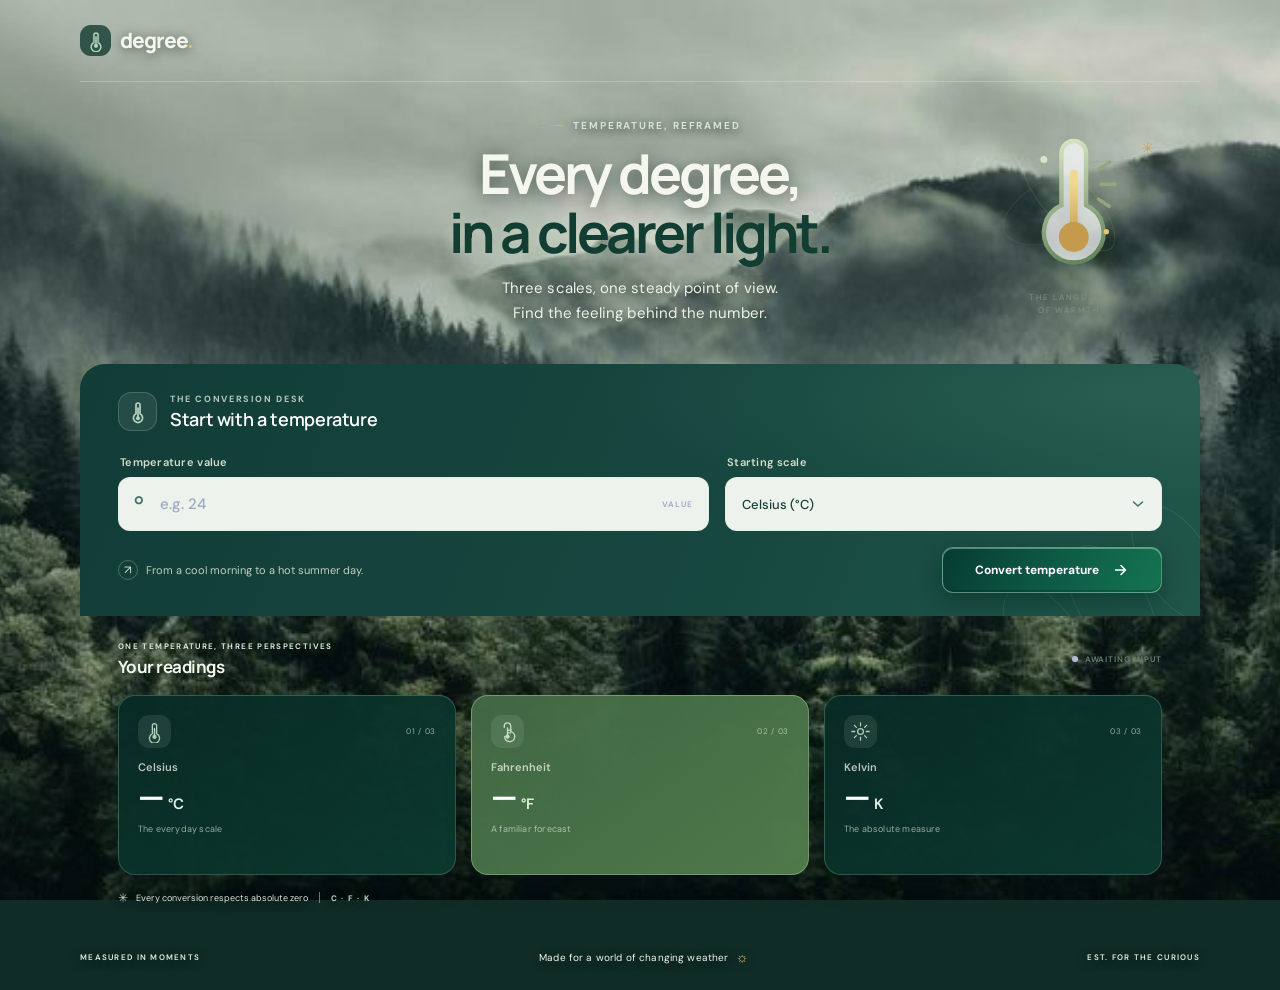
<file: Level 1/Temperature_Convertor/index.html>
<!doctype html>
<html lang="en">
  <head>
    <meta charset="utf-8" />
    <meta name="viewport" content="width=device-width, initial-scale=1" />
    <meta name="theme-color" content="#edf2e8" />
    <meta
      name="description"
      content="A calm, precise temperature converter for Celsius, Fahrenheit, and Kelvin."
    />
    <title>Degree — Temperature, in a clearer light</title>
    <link rel="preconnect" href="https://fonts.googleapis.com" />
    <link rel="preconnect" href="https://fonts.gstatic.com" crossorigin />
    <link
      href="https://fonts.googleapis.com/css2?family=DM+Sans:wght@400;500;600;700&family=Manrope:wght@400;500;600;700;800&display=swap"
      rel="stylesheet"
    />
    <link rel="stylesheet" href="styles.css" />
    <script src="script.js" defer></script>
  </head>
  <body>
    <div class="ambient ambient--blue" aria-hidden="true"></div>
    <div class="ambient ambient--lilac" aria-hidden="true"></div>
    <div class="grain" aria-hidden="true"></div>
    <div class="page-shell">
      <header class="topbar" aria-label="Site header">
        <a class="brand" href="#top" aria-label="Degree home">
          <span class="brand-mark" aria-hidden="true"
            ><svg viewBox="0 0 32 32" fill="none">
              <path
                d="M13 18.2V7.4a3 3 0 0 1 6 0v10.8a7 7 0 1 1-6 0Z"
                stroke="currentColor"
                stroke-width="2.2"
              />
              <path
                d="M16 10v12.2"
                stroke="currentColor"
                stroke-width="2.2"
                stroke-linecap="round"
              />
              <circle cx="16" cy="23" r="3.1" fill="currentColor" /></svg
          ></span>
          <span>degree<span class="brand-period">.</span></span>
        </a>
      </header>

      <main id="main">
        <section class="intro" id="top" aria-labelledby="page-title">
          <div class="intro-copy">
            <p class="eyebrow"><span class="eyebrow-line"></span> TEMPERATURE, REFRAMED</p>
            <h1 id="page-title">Every degree,<br /><span>in a clearer light.</span></h1>
            <p class="intro-text">
              Three scales, one steady point of view.<br class="desktop-break" />
              Find the feeling behind the number.
            </p>
          </div>
          <div class="hero-art" aria-hidden="true">
            <div class="orbit orbit--one"></div>
            <div class="orbit orbit--two"></div>
            <svg class="hero-thermometer" viewBox="0 0 150 190" fill="none">
              <defs>
                <linearGradient
                  id="tube"
                  x1="59"
                  y1="25"
                  x2="103"
                  y2="154"
                  gradientUnits="userSpaceOnUse"
                >
                  <stop stop-color="#D9E7C5" />
                  <stop offset="1" stop-color="#66875E" />
                </linearGradient>
                <linearGradient
                  id="mercury"
                  x1="77"
                  y1="75"
                  x2="77"
                  y2="151"
                  gradientUnits="userSpaceOnUse"
                >
                  <stop stop-color="#F0D98F" />
                  <stop offset="1" stop-color="#BD9146" />
                </linearGradient>
              </defs>
              <path
                d="M63 101V42a14 14 0 0 1 28 0v59a34 34 0 1 1-28 0Z"
                fill="white"
                fill-opacity=".72"
                stroke="url(#tube)"
                stroke-width="5"
              />
              <path d="M77 65v66" stroke="url(#mercury)" stroke-width="9" stroke-linecap="round" />
              <circle cx="77" cy="137" r="17" fill="#C69A4C" />
              <path
                d="m105 60 13-8M108 77h16M105 94l12 8"
                stroke="#91A87D"
                stroke-width="4"
                stroke-linecap="round"
              />
              <circle cx="43" cy="49" r="4" fill="#D7E5C5" />
              <circle cx="114" cy="131" r="3" fill="#E5C976" />
            </svg>
            <span class="art-caption">THE LANGUAGE<br />OF WARMTH</span
            ><span class="art-sparkle" aria-hidden="true">✳</span>
          </div>
        </section>

        <section class="converter" aria-label="Temperature converter">
          <section class="input-panel" aria-labelledby="converter-title">
            <div class="panel-heading">
              <div class="panel-title-wrap">
                <span class="panel-icon" aria-hidden="true"
                  ><svg viewBox="0 0 24 24" fill="none">
                    <path
                      d="M10 13.8V5a2 2 0 1 1 4 0v8.8a4.6 4.6 0 1 1-4 0Z"
                      stroke="currentColor"
                      stroke-width="1.7"
                    />
                    <path
                      d="M12 8v9"
                      stroke="currentColor"
                      stroke-width="1.7"
                      stroke-linecap="round"
                    />
                    <circle cx="12" cy="18.3" r="2" fill="currentColor" /></svg
                ></span>
                <div>
                  <p class="panel-kicker">THE CONVERSION DESK</p>
                  <h2 id="converter-title">Start with a temperature</h2>
                </div>
              </div>
            </div>
            <form id="converter-form" novalidate>
              <div class="field-row">
                <div class="field-group temperature-field">
                  <label for="temperature">Temperature value</label>
                  <div class="input-wrap" id="temperature-wrap">
                    <span class="input-glyph" aria-hidden="true">°</span
                    ><input
                      id="temperature"
                      name="temperature"
                      type="text"
                      inputmode="decimal"
                      autocomplete="off"
                      placeholder="e.g. 24"
                      aria-describedby="input-hint message"
                    /><span class="input-unit-hint" aria-hidden="true">VALUE</span>
                  </div>
                </div>
                <div class="field-group unit-field">
                  <label for="unit">Starting scale</label>
                  <div class="select-wrap">
                    <select id="unit" name="unit">
                      <option value="C">Celsius (°C)</option>
                      <option value="F">Fahrenheit (°F)</option>
                      <option value="K">Kelvin (K)</option></select
                    ><svg class="select-chevron" viewBox="0 0 16 16" aria-hidden="true">
                      <path
                        d="m3.5 6 4.5 4 4.5-4"
                        fill="none"
                        stroke="currentColor"
                        stroke-width="1.6"
                        stroke-linecap="round"
                        stroke-linejoin="round"
                      />
                    </svg>
                  </div>
                </div>
              </div>
              <div class="form-foot">
                <p id="input-hint" class="input-hint">
                  <span class="hint-orbit" aria-hidden="true">↗</span> From a cool morning to a hot
                  summer day.
                </p>
                <button class="convert-button" type="submit">
                  <span>Convert temperature</span
                  ><svg viewBox="0 0 20 20" aria-hidden="true">
                    <path
                      d="M4 10h11M10 5l5 5-5 5"
                      fill="none"
                      stroke="currentColor"
                      stroke-width="1.7"
                      stroke-linecap="round"
                      stroke-linejoin="round"
                    />
                  </svg>
                </button>
              </div>
              <p class="message" id="message" role="status" aria-live="polite"></p>
            </form>
            <div class="panel-decoration" aria-hidden="true">
              <span></span><span></span><span></span>
            </div>
          </section>

          <section class="results-panel" aria-labelledby="results-title">
            <div class="results-heading">
              <div>
                <p class="results-kicker">ONE TEMPERATURE, THREE PERSPECTIVES</p>
                <h2 id="results-title">Your readings</h2>
              </div>
              <span class="result-state" id="result-state"><span></span> AWAITING INPUT</span>
            </div>
            <div class="result-grid" aria-live="polite" aria-atomic="true">
              <article class="result-card result-card--celsius" data-unit="C">
                <div class="result-card-top">
                  <span class="result-symbol" aria-hidden="true"
                    ><svg viewBox="0 0 32 32" fill="none">
                      <path
                        d="M13 19V8a3 3 0 1 1 6 0v11a7 7 0 1 1-6 0Z"
                        stroke="currentColor"
                        stroke-width="1.8"
                      />
                      <path
                        d="M16 12v11"
                        stroke="currentColor"
                        stroke-width="2.2"
                        stroke-linecap="round"
                      />
                      <circle cx="16" cy="23.5" r="3" fill="currentColor" /></svg></span
                  ><span class="scale-index">01 / 03</span>
                </div>
                <p class="scale-name">Celsius</p>
                <p class="scale-reading">
                  <span class="result-value">—</span><span class="unit-mark">°C</span>
                </p>
                <p class="scale-note">The everyday scale</p>
              </article>
              <article class="result-card result-card--fahrenheit" data-unit="F">
                <div class="result-card-top">
                  <span class="result-symbol" aria-hidden="true"
                    ><svg viewBox="0 0 32 32" fill="none">
                      <path
                        d="M12 23a7 7 0 1 0 8.5-6.8V8.5a4.5 4.5 0 0 0-9 0v2"
                        stroke="currentColor"
                        stroke-width="1.8"
                        stroke-linecap="round"
                      />
                      <path
                        d="M16 11v10M16 14h5M16 18h4"
                        stroke="currentColor"
                        stroke-width="1.8"
                        stroke-linecap="round"
                      />
                      <circle cx="16" cy="23" r="3" fill="currentColor" /></svg></span
                  ><span class="scale-index">02 / 03</span>
                </div>
                <p class="scale-name">Fahrenheit</p>
                <p class="scale-reading">
                  <span class="result-value">—</span><span class="unit-mark">°F</span>
                </p>
                <p class="scale-note">A familiar forecast</p>
              </article>
              <article class="result-card result-card--kelvin" data-unit="K">
                <div class="result-card-top">
                  <span class="result-symbol" aria-hidden="true"
                    ><svg viewBox="0 0 32 32" fill="none">
                      <circle cx="16" cy="16" r="4" stroke="currentColor" stroke-width="1.8" />
                      <path
                        d="M16 4v4M16 24v4M4 16h4M24 16h4M7.5 7.5l2.8 2.8m11.4 11.4 2.8 2.8m0-17-2.8 2.8m-11.4 11.4-2.8 2.8"
                        stroke="currentColor"
                        stroke-width="1.8"
                        stroke-linecap="round"
                      /></svg></span
                  ><span class="scale-index">03 / 03</span>
                </div>
                <p class="scale-name">Kelvin</p>
                <p class="scale-reading">
                  <span class="result-value">—</span><span class="unit-mark">K</span>
                </p>
                <p class="scale-note">The absolute measure</p>
              </article>
            </div>
            <div class="results-foot">
              <span class="foot-sparkle" aria-hidden="true">✳</span> Every conversion respects
              absolute zero <span class="foot-rule"></span>
              <span class="foot-label">C · F · K</span>
            </div>
          </section>
        </section>
      </main>
      <footer class="page-footer">
        <span>MEASURED IN MOMENTS</span
        ><span
          >Made for a world of changing weather
          <span class="footer-sun" aria-hidden="true">☼</span></span
        ><span>EST. FOR THE CURIOUS</span>
      </footer>
    </div>
  </body>
</html>
</file>
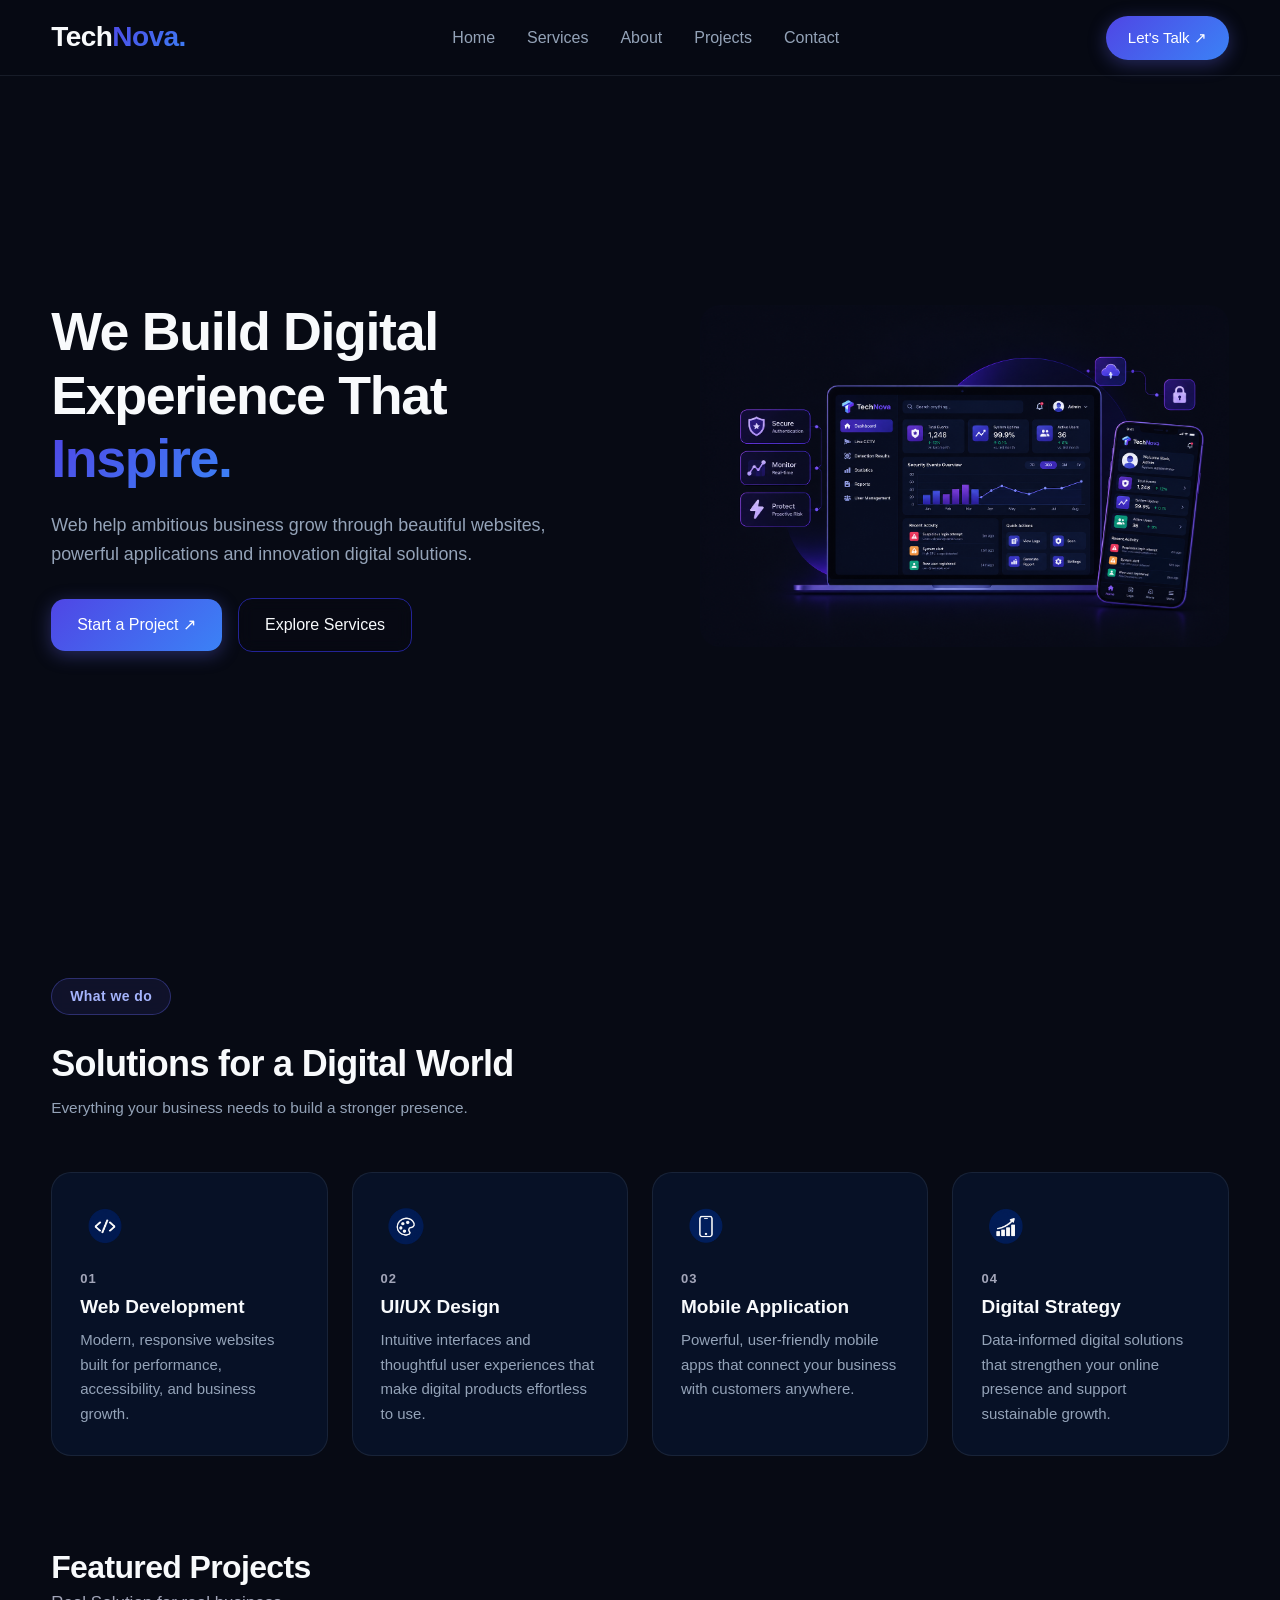
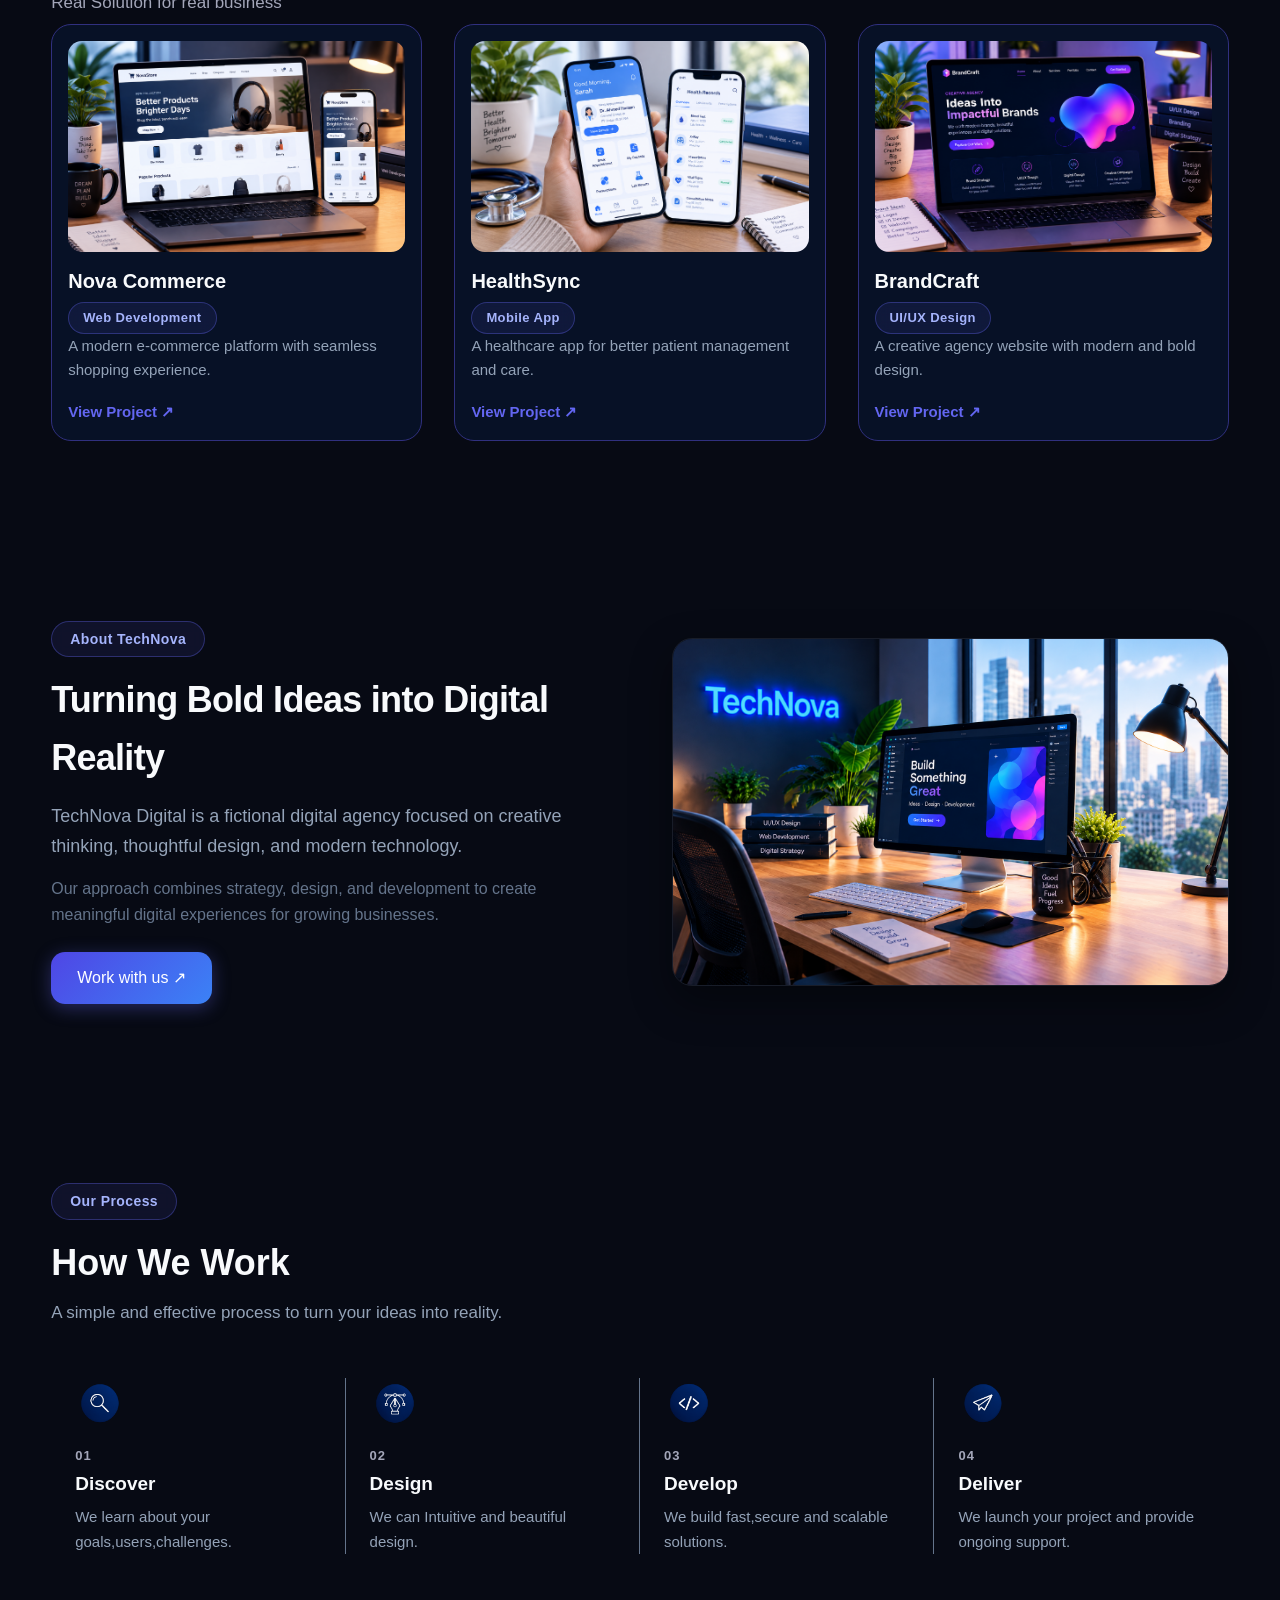
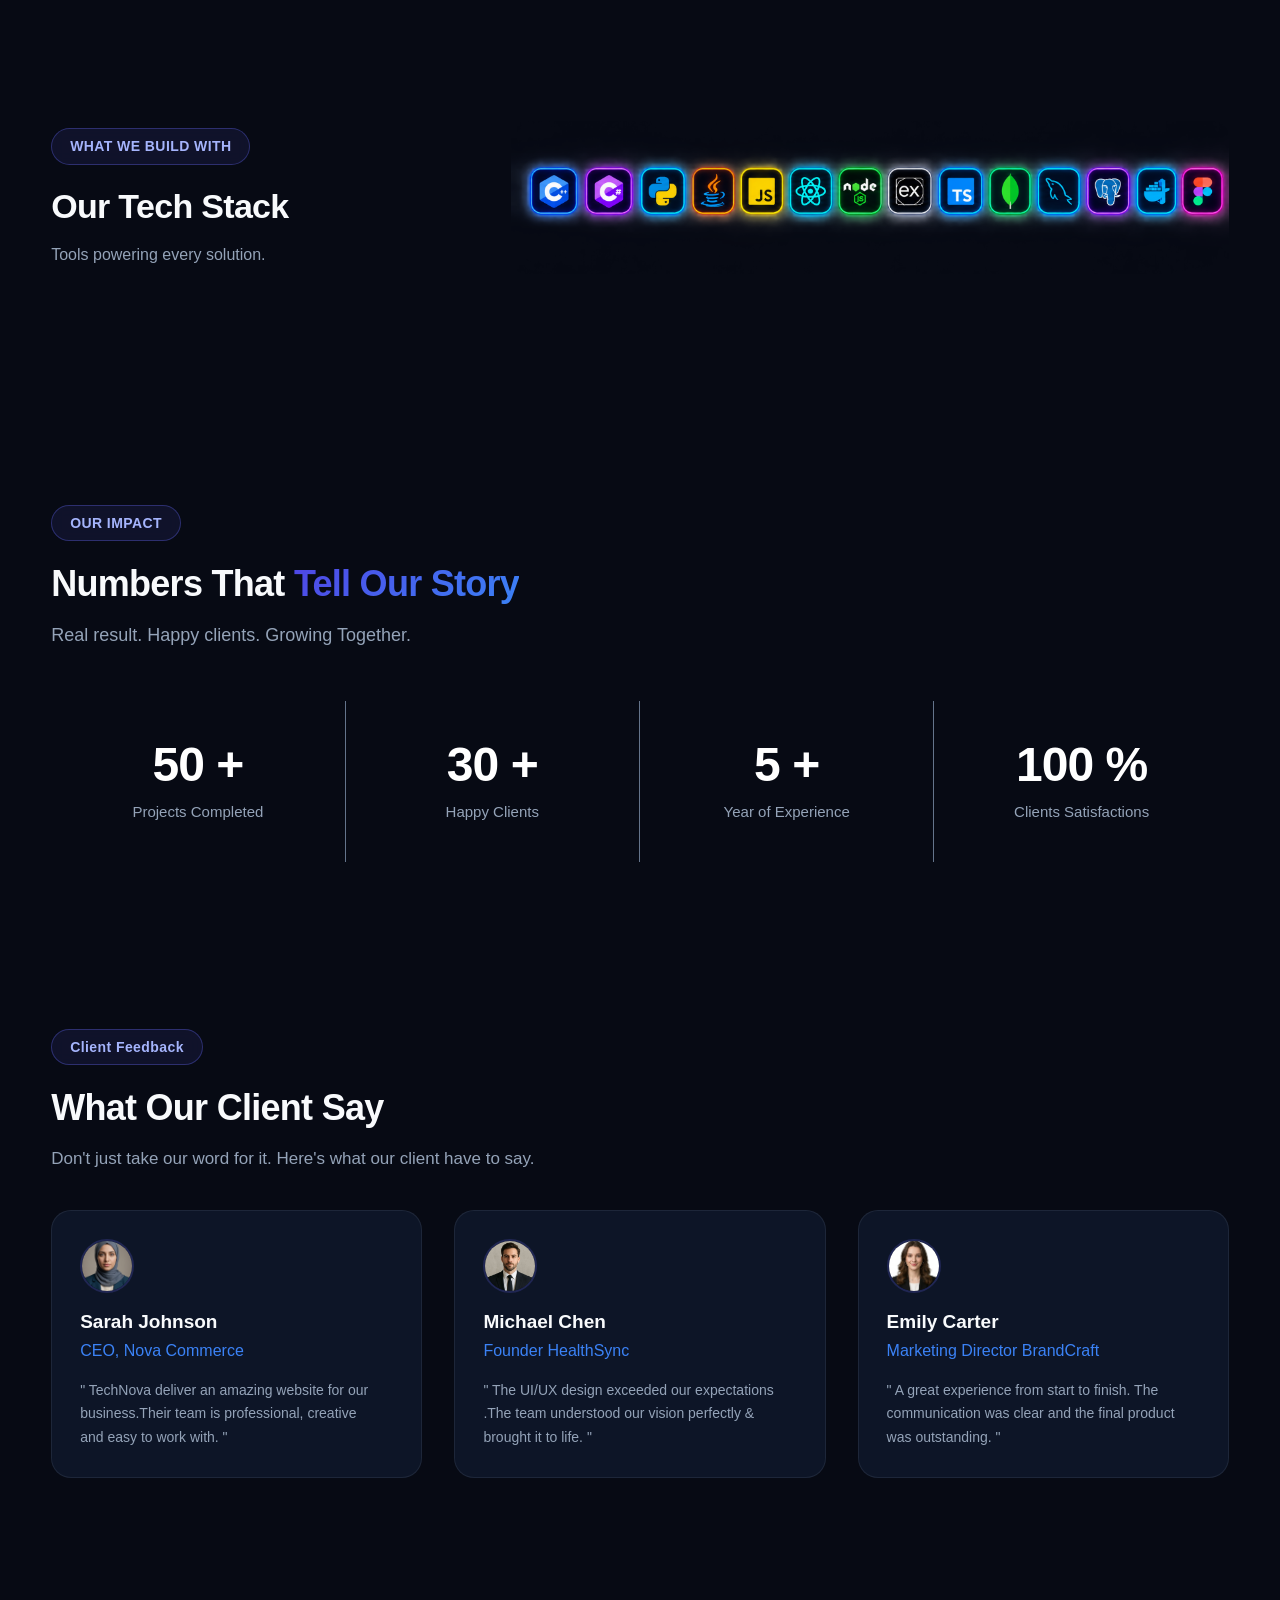
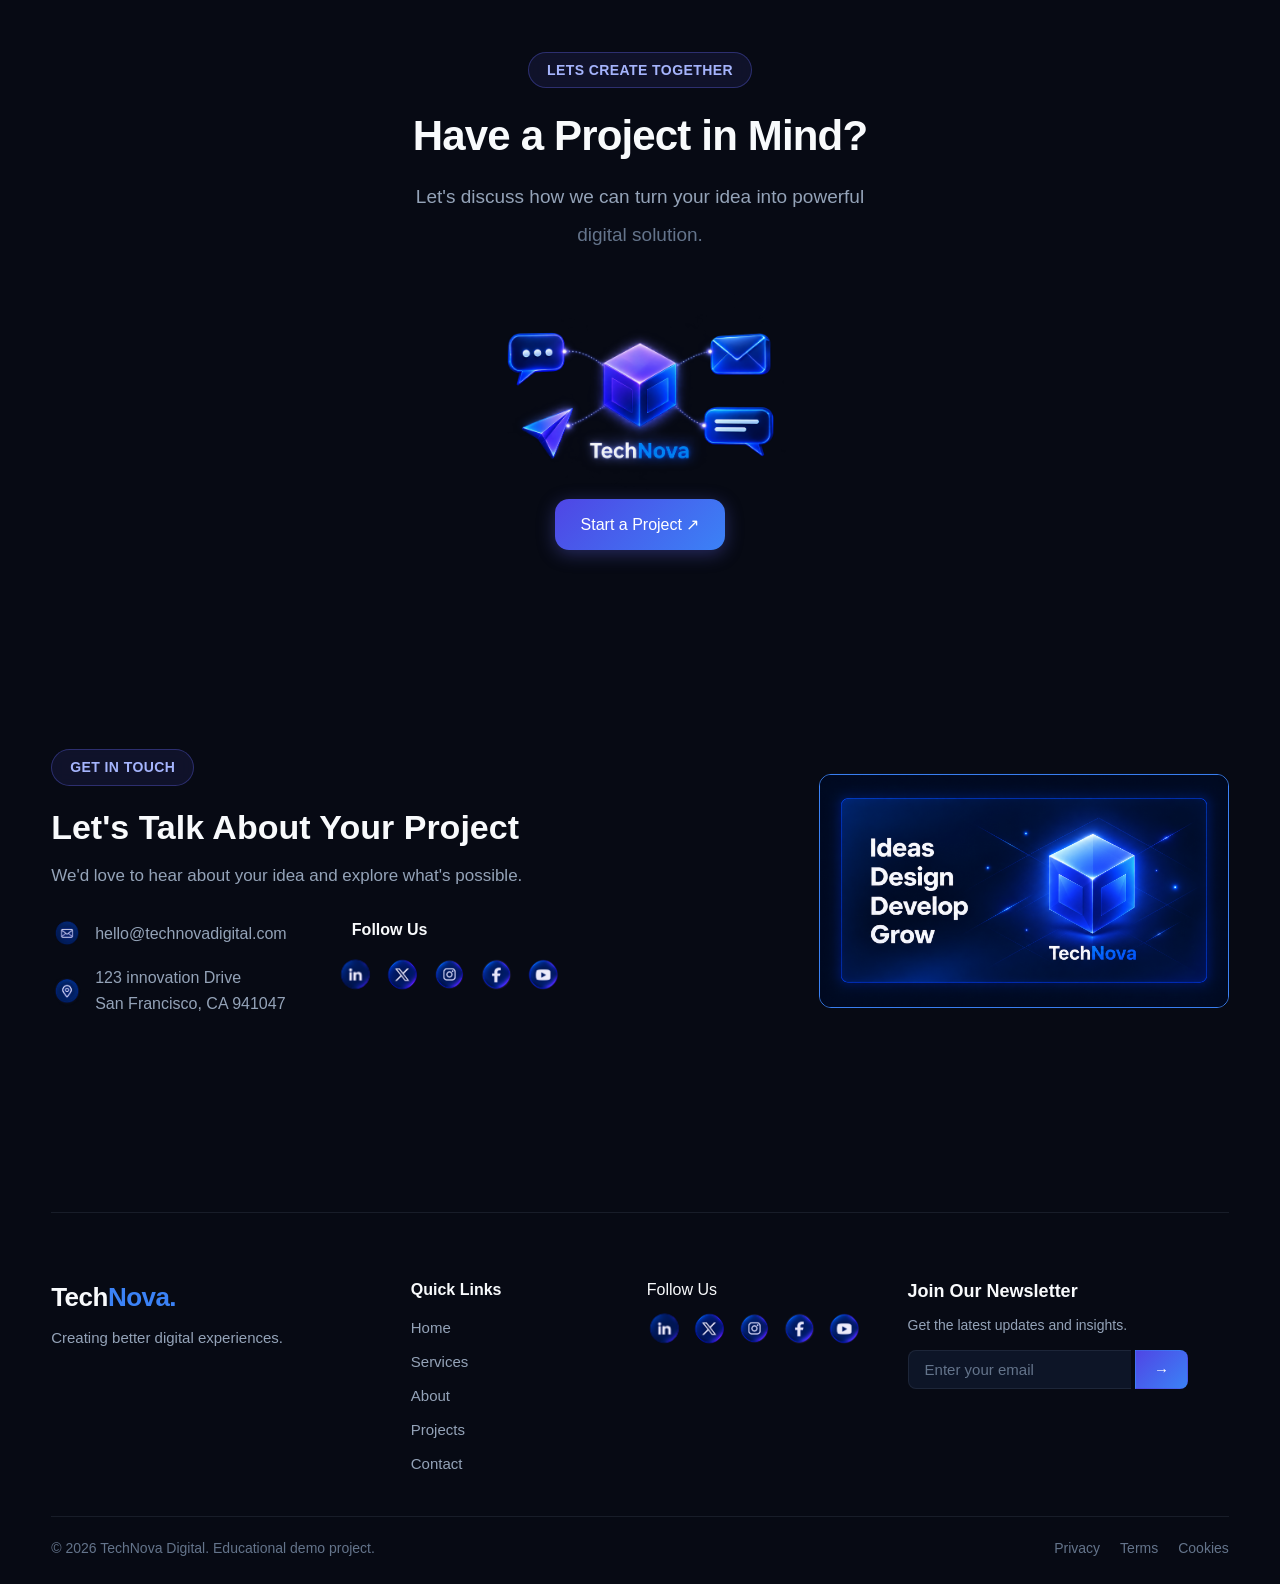
<file: Level 1/WebDev-L1-LandingPage/index.html>
<!DOCTYPE html>
<html lang="en">
<head>
    <meta charset="UTF-8">
    <meta name="viewport" content="width=device-width, initial-scale=1.0">
    <title>TechNova Digital | Digital Solutions</title>
    <link rel="stylesheet" href="style.css">
</head>
<body>
        <header>
        <div class="left-side">Tech<span class="span-title">Nova.</span></div>
        <div class="middle-side">
            <div><a href="#home">Home</a></div>
            <div><a href="#services">Services</a></div>
            <div><a href="#about">About</a></div>
            <div><a href="#projects">Projects</a></div>
            <div><a href="#contact">Contact</a></div>
        </div>
        <div class="right-side">
            <a href="#contact" class="talk-button">Let's Talk ↗</a>
        </div>
    </header>
    <main>
        <section class="hero-info" id="home">
            <div class="hero">
                <h1>We Build Digital Experience That <span class="span-title">Inspire.</span></h1>
                <p class="description">Web help ambitious business grow through beautiful websites, powerful applications and innovation digital solutions. </p>
                <div class="hero-actions">
                    <a href="#contact" class="start-project">Start a Project ↗</a>
                    <a href="#services" class="explore-service">Explore Services</a>
                </div>
            </div>
            <div class="image-part">
                <div class="image">
                    <img class="hero-image" src="image/page_image/TechNova.png" alt="hero image">
                </div>         
            </div>
        </section>
        <section class="service" id="services">
            <a href="#services" class="span-projects">What we do</a>
            <p class="service-title">Solutions for a Digital World</p>
            <p class="service-description">Everything your business needs to build a stronger presence.</p>
            <div class="work-section">
                <div class="section">
                    <div class="icon-images">
                        <img class="icons" src="image/service_icon/Code.png" alt="">
                    </div>
                    <p class="number">01</p>
                    <h4 class="section-title">Web Development</h4>
                    <p class="section-description">Modern, responsive websites built for performance, accessibility, and business growth.</p>
                </div>
                <div class="section">
                    <div class="icon-images">
                        <img class="icons" src="image/service_icon/Palette.png" alt="">
                    </div>
                    <p class="number">02</p>
                    <h4 class="section-title">UI/UX Design</h4>
                    <p class="section-description">Intuitive interfaces and thoughtful user experiences that make digital products effortless to use.</p>
                </div>
                <div class="section">
                    <div class="icon-images">
                        <img class="icons" src="image/service_icon/Mobile.png" alt="">
                    </div>
                    <p class="number">03</p>
                    <h4 class="section-title">Mobile Application</h4>
                    <p class="section-description">Powerful, user-friendly mobile apps that connect your business with customers anywhere.</p>
                </div>
                <div class="section">
                    <div class="icon-images">
                        <img class="icons" src="image/service_icon/Analytics.png" alt="">
                    </div>
                    <p class="number">04</p>
                    <h4 class="section-title">Digital Strategy</h4>
                    <p class="section-description">Data-informed digital solutions that strengthen your online presence and support sustainable growth.</p>
                </div>
            </div>
        </section>
        <section class="project-part" id="projects">
            <div class="project-info">
                <a href="#projects" class="span-projects">Our Work</a>
                <h2 class="project-intro-title">
                    Featured Projects
                </h2>
                <p class="project-intro-description">Real Solution for real business</p>
            </div>
            <div class="project-view">
                <div class="project-section">
                    <div class="project-images">
                        <img class="project-image" src="image/Project/Nova Commerce.png" alt="">
                    </div>
                    <div class="project-description-info">
                        <h3 class="project-name">Nova Commerce</h3>
                        <p class="project-type">Web Development</p>
                        <p class="project-description">
                            A modern e-commerce platform with seamless shopping experience.
                        </p>
                        <a href="#projects" class="project">View Project ↗</a>
                    </div>        
                </div>
                <div class="project-section">
                    <div class="project-images">
                        <img class="project-image" src="image/Project/Health Sync.png" alt="">
                    </div>
                    <div class="project-description-info">
                        <h3 class="project-name">HealthSync
                        </h3>
                        <p class="project-type">Mobile App</p>
                        <p class="project-description">
                            A healthcare app for better patient management and care.
                        </p>
                        <a href="#projects" class="project">View Project ↗</a>
                    </div>
                </div>
                <div class="project-section">
                    <div class="project-images">
                        <img class="project-image" src="image/Project/Brand Craft.png" alt="">
                    </div>
                    <div class="project-description-info">
                        <h3 class="project-name">BrandCraft</h3>
                        <p class="project-type">UI/UX Design
                        </p>
                        <p class="project-description">
                            A creative agency website with modern and bold design.
                        </p>
                        <a href="#projects" class="project">View Project ↗</a>
                    </div>
                </div>
            </div>
        </section>
        <section class="about-section" id="about">
            <div class="about-section-info">
                <a href="#about" class="span-about">About TechNova</a>
                <h2 class="about-title">Turning Bold Ideas into Digital Reality</h2>
                <p class="about-description">
                    TechNova Digital is a fictional digital agency focused on creative thinking, thoughtful design, and modern technology.
                </p>
                <p class="description2">
                    Our approach combines strategy, design, and development to create meaningful digital experiences for growing businesses.
                </p>
                <a href="#contact" class="start-project">Work with us ↗</a>
            </div>
            <div class="about-section-image">
                <img class="about-image" src="image/page_image/about.png" alt="A creative digital agency workspace with a computer displaying a colorful design">
            </div>
        </section>
        <section class="work" id="process">
            <div class="work-process-title-info">
                <a href="#process" class="span-projects">Our Process</a>
                <h2 class="work-title">How We Work</h2>
                <p class="work-section-description">A simple and effective process to turn your ideas into reality.</p>
            </div>
            <div class="work-section">
                <div class="section">
                    <div class="icon-images">
                        <img class="icons" src="image/Process_icon/discover.png" alt="">
                    </div>
                    <p class="number">01</p>
                    <h4 class="section-title">Discover</h4>
                    <p class="section-description">We learn about your goals,users,challenges.</p>        
                </div>
                <div class="section">
                    <div class="icon-images">
                        <img class="icons" src="image/Process_icon/design.png" alt="">
                    </div>
                    <p class="number">02</p>
                    <h4 class="section-title">Design</h4>
                    <p class="section-description">We can Intuitive and beautiful design.</p>
                </div>
                <div class="section">
                    <div class="icon-images">
                        <img class="icons" src="image/Process_icon/develop.png" alt="">
                    </div>
                    <p class="number">03</p>
                    <h4 class="section-title">Develop</h4>
                    <p class="section-description">We build fast,secure and scalable solutions.</p>
                </div>
                <div class="section">
                    <div class="icon-images">
                        <img class="icons" src="image/Process_icon/deliver.png" alt="">
                    </div>
                    <p class="number">04</p>
                    <h4 class="section-title">Deliver</h4>
                    <p class="section-description">We launch your project and provide ongoing support.</p>
                </div>
            </div>
        </section>
        <section class="modern-stack">
            <div class="stack-titles">
                <span class="span-projects">WHAT WE BUILD WITH</span>
                <p class="tech-stack">Our Tech <span class="stack-span">Stack</span></p>
                <p class="tech-description">Tools powering every solution.</p>
            </div>
            <div class="stack-image">
                <img class="stack" src="image/page_image/Stack.png" alt="Technology stack: C++, C#, Python, Java, JavaScript, React, Node.js, Express, TypeScript, MongoDB, MySQL, PostgreSQL, Docker, and Figma">
            </div>
        </section>
        <section class="story-section" id="impact">
            <div class="impact-info">
                <a href="#impact" class="span-projects">OUR IMPACT</a>
                <h2 class="impact-title">Numbers That <span class="story-span">Tell Our Story</span></h2>
                <p class="impact-title-description">Real result. Happy clients. Growing Together.</p>
            </div>
            <div class="impact_stat">
                <div class="stat">
                    <h3 class="impact-number">50 + </h3>
                    <p class="impact-description">Projects Completed </p>
                </div>
                <div class="stat">
                    <h3 class="impact-number">30 + </h3>
                    <p class="impact-description">Happy Clients </p>
                </div>
                <div class="stat">
                    <h3 class="impact-number">5 + </h3>
                    <p class="impact-description">Year of Experience </p>
                </div>
                <div class="stat">
                    <h3 class="impact-number">100 % </h3>
                    <p class="impact-description">Clients Satisfactions </p>
                </div>
            </div>
        </section>
        <section class="client-feedback" id="testimonials">
            <div class="client-feedback-info">
                <a class="span-projects" href="#testimonials">Client Feedback</a>
                <h3 class="client-title">What Our Client Say</h3>
                <p class="client-title-description">Don't just take our word for it. Here's what our client have to say.</p>
            </div>
            <div class="feedback-testimony">
                <div class="client-box">
                    <div class="client-personal-info">
                        <div class="client-image">
                            <img class="profile-pic" src="image/profile/Sarah.jpg" alt="">
                        </div>
                        <div class="client-personal-status">
                            <p class="client-name">Sarah Johnson</p>
                            <p class="client-status">
                                CEO, Nova Commerce
                            </p>
                        </div>
                    </div>
                    <div class="client-feedback-text">
                        <p class="feedback">" TechNova deliver an amazing website for our business.Their team is professional, creative and easy to work with. "</p>
                    </div>
                </div>
                <div class="client-box">
                    <div class="client-personal-info">
                        <div class="client-image">
                            <img class="profile-pic" src="image/profile/Michael.jpg" alt="">
                        </div>
                        <div class="client-personal-status">
                            <p class="client-name">Michael Chen </p>
                            <p class="client-status">
                                Founder HealthSync
                            </p>
                        </div>
                    </div>
                    <div class="client-feedback-text">
                        <p class="feedback">" The UI/UX design exceeded our expectations .The team understood our vision perfectly & brought it to life. "</p>
                    </div>
                </div>
                <div class="client-box">
                    <div class="client-personal-info">
                        <div class="client-image">
                            <img class="profile-pic" src="image/profile/Emily.jpg" alt="">
                        </div>
                        <div class="client-personal-status">
                            <p class="client-name">Emily Carter</p>
                            <p class="client-status">
                                Marketing Director BrandCraft
                            </p>
                        </div>
                    </div>
                    <div class="client-feedback-text">
                        <p class="feedback">" A great experience from start to finish. The communication was clear and the final product was outstanding. "</p>
                    </div>
                </div>
            </div>
        </section>
        <section class="call-to-action">
            <a class="span-projects" href="#contact">LETS CREATE TOGETHER</a>
            <h3 class="call-to-action-title">Have a Project in Mind?</h3>
            <p class="call-to-action-description">Let's discuss how we can turn your idea into powerful</p>
            <p class="call-to-action-description2">digital solution.</p>
            <div class="call-to-action-image">
                <img class="call-image" src="image/page_image/technova_Contact.png" alt="">
            </div>
            <a href="#contact" class="start-project">Start a Project ↗</a>
        </section>
        <section id="contact" class="contact-section">
            <a class="span-projects" href="#contact">GET IN TOUCH</a>
            <div class="contact-info-section">
                <div class="contact-title-section">
                    <h3 class="contact-title">Let's Talk About Your Project</h3>
                    <p class="contact-description">We'd love to hear about your idea and explore what's possible.</p>
                </div>
                <div class="contact-detail-section">
                    <div class="location-email-section">
                        <div class="email-section">
                            <div class="address-image">
                                <a href="#email"><img class="address-logo" src="image/address_icon/email.png" alt=""></a>
                            </div>
                            <div class="email">
                                hello@technovadigital.com
                            </div>
                        </div>
                        <div class="location-section">
                            <div class="address-image">
                                <a href="#location"><img class="address-logo" src="image/address_icon/location.png" alt=""></a>
                            </div>
                            <div class="location-address">
                                <p class="location1">123 innovation Drive</p>
                                <p class="location2">San Francisco, CA  941047</p>
                            </div>
                        </div>
                    </div>
                    <div class="follow-us-section">
                        <p class="follow">Follow Us</p>
                        <div class="follow-page">
                            <div class="app-image">
                                <a href="#linkedin"><img class="logo" src="image/follow_icon/linkedin.png" alt="LinkedIn"></a>
                            </div>
                            <div class="app-image">
                                <a href="#X"><img class="logo" src="image/follow_icon/X.png" alt="X"></a>
                            </div>
                            <div class="app-image">
                                <a href="#instagram"><img class="logo" src="image/follow_icon/instagram.png" alt=""></a>
                            </div>
                            <div class="app-image">
                                <a href="#facebook"><img class="logo" src="image/follow_icon/facebook.png" alt="Facebook"></a>
                            </div>
                            <div class="app-image">
                                <a href="#youtube"><img class="logo" src="image/follow_icon/youtube.png" alt="YouTube"></a>
                            </div>
                        </div>
                    </div>
                </div>
            </div>
            <div class="contact-section-image">
                <img class="tech-nova " src="image/page_image/technovaa.png" alt="">
            </div>
        </section>
        <footer class="footer-section">
            <div class="footer-upper">
                <div class="footer-title-section">
                    <h3 class="footer-title">Tech<span class="footer-span">Nova.</span></h3>
                    <p class="footer-description">Creating better digital experiences.</p>
                </div>
                <div class="quick-link">
                    <h4 class="footer-heading">Quick Links</h4>
                    <div class="footer-side">
                        <div><a href="#home">Home</a></div>
                        <div><a href="#services">Services</a></div>
                        <div><a href="#about">About</a></div>
                        <div><a href="#projects">Projects</a></div>
                        <div><a href="#contact">Contact</a></div>
                    </div>
                </div>
                <div class="footer-follow">
                    <p class="follow-us">Follow Us</p>
                    <div class="footer-follow-page">
                        <div class="app-image">
                            <a href="#linkedin"><img class="logo" src="image/follow_icon/linkedin.png" alt="LinkedIn"></a>
                        </div>
                        <div class="app-image">
                            <a href="#X"><img class="logo" src="image/follow_icon/X.png" alt="X"></a>
                        </div>
                        <div class="app-image">
                            <a href="#instagram"><img class="logo" src="image/follow_icon/instagram.png" alt=""></a>
                        </div>
                        <div class="app-image">
                            <a href="#facebook"><img class="logo" src="image/follow_icon/facebook.png" alt="Facebook"></a>
                        </div>
                        <div class="app-image">
                            <a href="#youtube"><img class="logo" src="image/follow_icon/youtube.png" alt="YouTube">
                            </a>             
                        </div>  
                    </div>
                </div>
                <div class="newsletter-section">
                    <h3 class="newsletter-title">Join Our Newsletter</h3>
                    <p class="newsletter-description">Get the latest updates and insights.</p>
                    <div class="email-part">
                        <input type="email" placeholder="Enter your email" class="input-email">
                        <button class="button">→</button>
                    </div>
                </div>
            </div>
            <div class="footer-bottom">
                <div class="footer-license-part">
                    <p class="footer-license">© 2026 TechNova Digital. Educational demo project.</p>
                </div>
                <div class="footer-privacy-part">
                    <p class="privacy">Privacy</p>
                    <p class="terms">Terms</p>
                    <p class="cookies">Cookies</p>
                </div>
            </div>
        </footer>
    </main>
</body>
</html>
</file>
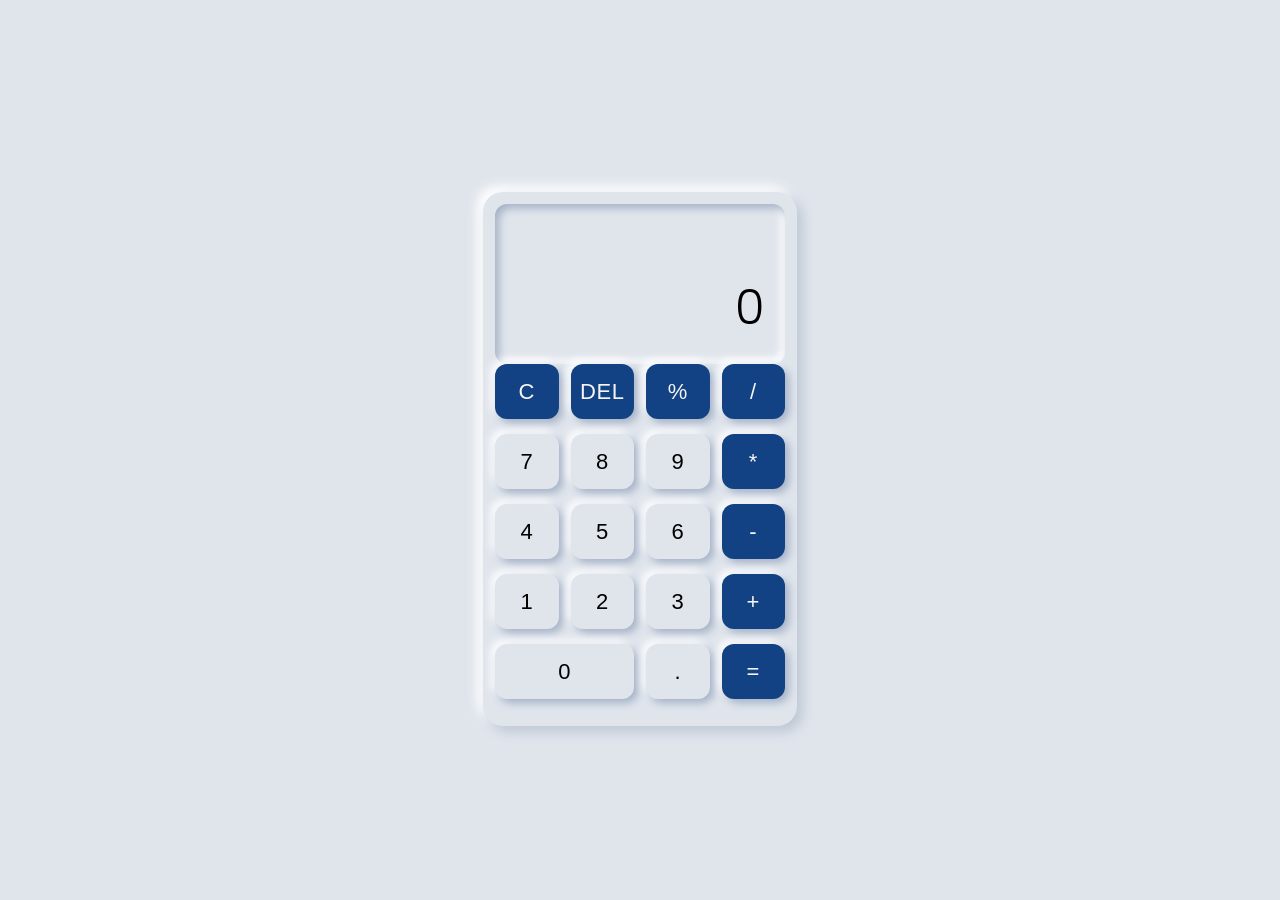
<file: Level 2/Calculator App/index.html>
<!DOCTYPE html>
<html lang="en">
<head>
    <meta charset="UTF-8">
    <meta name="viewport" content="width=device-width, initial-scale=1.0">
    <title>Calculator App</title>
    <link rel="preconnect" href="https://fonts.googleapis.com">
    <link href="https://fonts.googleapis.com/css2?family=Poppins:wght@300;400;500;600&display=swap" rel="stylesheet">
    <link rel="stylesheet" href="style.css">
</head>
<body>
<div class="calculator">
    <div id="display" role="status" aria-live="polite">0</div>
    <div class="buttons">
        <button class="operator" type="button">C</button>
        <button class="operator" type="button">DEL</button>
        <button class="operator" type="button">%</button>
        <button class="operator" type="button">/</button>
    </div>

    <div class="buttons">
        <button type="button">7</button>
        <button type="button">8</button>
        <button type="button">9</button>
        <button class="operator" type="button">*</button>
    </div>

    <div class="buttons">
        <button type="button">4</button>
        <button type="button">5</button>
        <button type="button">6</button>
        <button class="operator" type="button">-</button>
    </div>

    <div class="buttons">
        <button type="button">1</button>
        <button type="button">2</button>
        <button type="button">3</button>
        <button class="operator" type="button">+</button>
    </div>

    <div class="buttons">
        <button class="zero" type="button">0</button>
        <button type="button">.</button>
        <button class="operator" type="button">=</button>
    </div>

</div>


<script src="script.js"></script>
</body>
</html>
</file>
<file: WebDev-L1-LandingPage/style.css>
:root {
    --bg-base: #070a14;
    --bg-surface: #0d1527;
    --bg-card: #0f1930;
    --bg-card-hover: #152244;
    --bg-glass: rgba(13, 21, 39, 0.75);

    --primary: #4f46e5;
    --primary-light: #6366f1;
    --primary-hover: #4338ca;
    --primary-gradient: linear-gradient(135deg, #4f46e5 0%, #3b82f6 100%);
    --primary-glow: rgba(99, 102, 241, 0.35);

    --border-subtle: rgba(148, 163, 184, 0.12);
    --border-card: rgba(99, 102, 241, 0.22);
    --border-focus: rgba(99, 102, 241, 0.65);

    --text-primary: #f8fafc;
    --text-secondary: #94a3b8;
    --text-muted: #64748b;

    --page-gutter: clamp(16px, 4vw, 56px);
    --section-gap: clamp(56px, 8vw, 110px);
    --radius-sm: 8px;
    --radius-md: 14px;
    --radius-lg: 20px;
    --radius-pill: 9999px;

    --transition-fast: 0.2s cubic-bezier(0.4, 0, 0.2, 1);
    --transition-smooth: 0.3s cubic-bezier(0.4, 0, 0.2, 1);
}

*,
*::before,
*::after {
    margin: 0;
    padding: 0;
    box-sizing: border-box;
}

html {
    scroll-behavior: smooth;
    color-scheme: dark;
    scroll-padding-top: 92px;
}

body {
    font-family: Arial, Helvetica, sans-serif;
    background-color: var(--bg-base);
    color: var(--text-primary);
    line-height: 1.6;
    overflow-x: clip;
    width: 100%;
    -webkit-font-smoothing: antialiased;
}

a {
    text-decoration: none;
    color: inherit;
    transition: color var(--transition-fast);
}

html,
body {
    overflow-x: clip;
    width: 100%;
}
img {
    max-width: 100%;
    height: auto;
    display: block;
}

main {
    display: flex;
    flex-direction: column;
    gap: var(--section-gap);
    width: 100%;
    max-width: 1440px;
    margin: 0 auto;
    padding: 0 var(--page-gutter);
}

header {
    position: sticky;
    top: 0;
    z-index: 1000;
    display: flex;
    align-items: center;
    justify-content: space-between;
    min-height: 76px;
    width: 100%;
    max-width: 1440px;
    margin: 0 auto;
    padding: 12px var(--page-gutter);
    gap: 20px;
    background: rgba(7, 10, 20, 0.94);
    backdrop-filter: blur(14px);
    border-bottom: 1px solid var(--border-subtle);
}

.left-side {
    display: flex;
    align-items: center;
    font-size: clamp(22px, 2.5vw, 28px);
    font-weight: 700;
    letter-spacing: -0.02em;
}

.span-title {
    background: var(--primary-gradient);
    -webkit-background-clip: text;
    -webkit-text-fill-color: transparent;
}

.middle-side {
    display: flex;
    justify-content: center;
    align-items: center;
    gap: clamp(16px, 2.5vw, 36px);
    font-size: 16px;
    font-weight: 500;
    color: var(--text-secondary);
}

.middle-side a:hover {
    color: var(--text-primary);
}

.right-side {
    display: flex;
    align-items: center;
}

.talk-button {
    display: inline-flex;
    align-items: center;
    gap: 8px;
    padding: 10px 22px;
    background: var(--primary-gradient);
    color: #ffffff;
    font-size: 15px;
    border-radius: var(--radius-pill);
    box-shadow: 0 4px 18px var(--primary-glow);
    transition:
    transform var(--transition-fast),
    box-shadow var(--transition-fast);
}

.talk-button:hover {
    transform: translateY(-2px);
    box-shadow: 0 6px 24px rgba(99, 102, 241, 0.55);
}

.talk-button span {
    font-size: 18px;
    line-height: 1;
}

.hero-info {
    display: grid;
    grid-template-columns: 1.05fr 0.95fr;
    align-items: center;
    gap: clamp(32px, 5vw, 64px);
    padding: clamp(32px, 6vw, 72px) 0;
    min-height: calc(100svh - 100px);
}

.hero {
    display: flex;
    flex-direction: column;
    align-items: flex-start;
    gap: 20px;
}

h1 {
    font-size: clamp(34px, 4.2vw, 54px);
    font-weight: 600;
    line-height: 1.18;
    letter-spacing: -0.025em;
    max-width: 620px;
}

.description {
    max-width: 520px;
    font-size: clamp(16px, 1.4vw, 19px);
    color: var(--text-secondary);
    line-height: 1.65;
}

.hero-actions {
    display: flex;
    flex-wrap: wrap;
    align-items: center;
    gap: 16px;
    margin-top: 8px;
}

.start-project {
    display: inline-flex;
    align-items: center;
    padding: 13px 26px;
    background: var(--primary-gradient);
    color: #ffffff;
    font-size: 16px;
    border-radius: var(--radius-md);
    box-shadow: 0 4px 18px var(--primary-glow);
    transition:
    transform var(--transition-fast),
    box-shadow var(--transition-fast);
}

.start-project:hover {
    transform: translateY(-2px);
    box-shadow: 0 6px 24px rgba(99, 102, 241, 0.55);
}

.explore-service {
    display: inline-flex;
    align-items: center;
    background-color: rgba(24, 21, 21, 0.04);
    border: 1px solid #232396;
    padding: 13px 26px;
    color: var(--text-primary);
    font-size: 16px;
    border-radius: var(--radius-md);
    backdrop-filter: blur(8px);
    transition:
    background-color var(--transition-fast),
    border-color var(--transition-fast),
    transform var(--transition-fast);
}

.explore-service:hover {
    background-color: rgba(99, 102, 241, 0.12);
    border-color: var(--primary-light);
    transform: translateY(-2px);
}

.image-part {
    display: flex;
    justify-content: center;
    align-items: center;
}

.image {
    width: 100%;
    max-width: 580px;
}

.hero-image {
    border-radius: var(--radius-lg);
    width: 100%;
    object-fit: cover;
    }
.span-projects,
.span-about,
.services,
.project-type {
    display: inline-flex;
    align-items: center;
    background: rgba(99, 102, 241, 0.1);
    border: 1px solid rgba(99, 102, 241, 0.35);
    padding: 5px 14px;
    color: #a5b4fc;
    font-size: 13px;
    font-weight: 600;
    letter-spacing: 0.03em;
    border-radius: var(--radius-pill);
    backdrop-filter: blur(8px);
}

.span-projects,
.span-about {
    margin-bottom: 14px;
    font-size: 14px;
    padding: 6px 18px;
}
.modern-stack {
    display: flex;
    justify-content: space-between;
    align-items: center;
    gap: clamp(24px, 4vw, 48px);
    width: 100%;
    padding: clamp(32px, 5vw, 64px) 0;
}

.stack-titles {
    flex: 0 0 35%;
}

.tech-stack {
    font-size: clamp(24px, 2.8vw, 34px);
    font-weight: 700;
    letter-spacing: -0.02em;
    }

.tech-description {
    color: var(--text-secondary);
    max-width: 320px;
    margin-top: 10px;
    font-size: 16px;
    line-height: 1.5;
}

.stack-image {
    flex: 1;
    min-width: 0;
    height: clamp(100px, 12vw, 180px);
    border-radius: var(--radius-md);
    overflow: hidden;
}

.stack {
    width: 100%;
    height: 100%;
    object-fit: cover;
    object-position: center;
}

.service-title {
    margin-top: 12px;
    font-size: clamp(26px, 3.2vw, 36px);
    font-weight: 700;
    letter-spacing: -0.02em;
    line-height: 1.25;
}

.service-description {
    color: var(--text-secondary);
    max-width: 620px;
    margin-top: 10px;
    font-size: clamp(15px, 1.2vw, 17px);
}

.work-section {
    display: grid;
    grid-template-columns: repeat(4, 1fr);
    gap: clamp(18px, 2vw, 24px);
    margin-top: clamp(32px, 4vw, 54px);
}
.section {
    min-width: 0;
    display: flex;
    flex-direction: column;
    align-items: flex-start;
    padding: clamp(20px, 2.5vw, 28px);
    border: 1px solid var(--border-subtle);
    border-radius: var(--radius-lg);
    background-color: #071126;
    transition:
    border-color var(--transition-fast),
    transform var(--transition-fast),
    box-shadow var(--transition-fast);
}

.section:hover {
    border-color: var(--border-focus);
    transform: translateY(-4px);
    box-shadow: 0 12px 30px rgba(0, 0, 0, 0.4);
}
.icon-images {
    display: grid;
    width: 50px;
    height: 50px;
    place-items: center;
    padding: 3px;
    margin-bottom: 18px;
    border-radius: var(--radius-md);
}

.icons {
    display: block;
    object-fit: contain;
    width: 100%;
    height: 100%;
}

.number {
    margin-bottom: 5px;
    color: #a3a6b9;
    font-size: 13px;
    font-weight: 700;
    letter-spacing: 0.08em;
}

.section-title {
    margin-bottom: 8px;
    font-weight: 700;
    font-size: 19px;
    line-height: 1.35;
}

.section-description {
    color: var(--text-secondary);
    font-size: 15px;
    line-height: 1.65;
}
.work-title {
    font-size: clamp(26px, 3.2vw, 36px);
    font-weight: 700;
}
.work-section-description {
    font-size: 17px;
    color: var(--text-secondary);
    margin-top: 8px;
}
.work .work-section {
    gap: 0;
}

.work .section {
    min-height: 0;
    align-items: flex-start;
    padding: 0 24px;
    border: 0;
    border-radius: 0;
    background: none;
    text-align: left;
    transition: none;
}

.work .section:not(:last-child) {
    border-right: 1px solid #3b82f6;
}

.work .section:hover {
    transform: none;
}

.project-part {
    display: flex;
    flex-direction: column;
    justify-content: center;
    padding: clamp(40px, 6vw, 80px) 0;
}

.project-part#projects {
    scroll-margin-top: 0;
    padding: 0;
}

.project-part#projects .project-info > .span-projects {
    display: none;
}

.project-intro-title {
    font-weight: 700;
    font-size: clamp(26px, 3.2vw, 36px);
    letter-spacing: -0.02em;
    margin-top: -10px;
}

.project-intro-description {
    color: var(--text-secondary);
    margin-top: 2px;
    font-size: 17px;
}

.project-intro-title {
    font-weight: bold;
    font-size: 32px;
}
.project-intro-description {
    color: #a3a6b9;
}
.project-view {
    display: grid;
    grid-template-columns: repeat(3, 1fr);
    gap: clamp(20px, 2.5vw, 32px);
    margin-top: clamp(24px, 3.5vw, 40px);
}

.project-part#projects .project-view {
    margin-top: 8px;
}

.project-part#projects .project-intro-title {
    line-height: 1.2;
}

.project-section {
    min-width: 0;
    display: flex;
    flex-direction: column;
    padding: 16px;
    border: solid 1px rgb(48, 48, 127);
    margin-top: 0;
    border-radius: 20px;
    background-color: #071126;
    transition:
    border-color 0.2s ease,
    transform 0.2s ease;
}

.project-section:hover {
    border-color: #3b82f6;
    transform: translateY(-4px);
}

.project-images {
    width: 100%;
    aspect-ratio: 16 / 10;
    margin-bottom: 16px;
    overflow: hidden;
    border-radius: var(--radius-md);
    background-color: var(--bg-card);
}

.project-image {
    width: 100%;
    height: 100%;
    object-fit: cover;
    display: block;
    transition: transform var(--transition-smooth);
}

.project-section:hover .project-image {
    transform: scale(1.04);
}

.project-description-info {
    display: flex;
    flex: 1;
    flex-direction: column;
    align-items: flex-start;
}
.project-name {
    margin-bottom: 8px;
    font-size: 20px;
    font-weight: 700;
    line-height: 1.3;
}
.project-description {
    margin-bottom: 18px;
    color: var(--text-secondary);
    font-size: 15px;
    line-height: 1.6;
}
.project {
    display: inline-flex;
    align-items: center;
    gap: 6px;
    margin-top: auto;
    color: var(--primary-light);
    font-weight: 600;
    font-size: 15px;
    transition:
    color var(--transition-fast),
    gap var(--transition-fast);
}
.project:hover {
    color: #ffffff;
    gap: 10px;
}

.about-section {
    display: grid;
    grid-template-columns: 1fr 1fr;
    align-items: center;
    gap: clamp(32px, 5vw, 64px);
    padding: clamp(40px, 6vw, 80px) 0;
}
.about-section-info {
    min-width: 0;
}

.about-section-image {
    min-width: 0;
}

.about-title {
    font-size: clamp(26px, 3.2vw, 36px);
    font-weight: 700;
    margin-bottom: 16px;
    letter-spacing: -0.02em;
    max-width: 520px;
}

.about-description {
    font-size: clamp(18px, 1.2vw, 18px);
    color: var(--text-secondary);
    line-height: 1.65;
    margin-bottom: 14px;
}

.description2 {
    font-size: 16px;
    color: var(--text-muted);
    line-height: 1.65;
    margin-bottom: 24px;
}

.about-image {
    display: block;
    width: 100%;
    aspect-ratio: 16 / 10;
    border-radius: var(--radius-lg);
    border: 1px solid var(--border-subtle);
    object-fit: cover;
    box-shadow: 0 16px 40px rgba(0, 0, 0, 0.4);
}

.story-section {
    padding: clamp(32px, 5vw, 64px) 0;
}

.impact_stat {
    display: grid;
    grid-template-columns: repeat(4, 1fr);
}
.impact-title {
    font-size: clamp(26px, 3.2vw, 36px);
    font-weight: 700;
    letter-spacing: -0.02em;
}
.story-span {
    background: var(--primary-gradient);
    -webkit-background-clip: text;
    -webkit-text-fill-color: transparent;
}

.impact-title-description {
    color: var(--text-secondary);
    font-size: 18px;
    margin-top: 8px;
    margin-bottom: clamp(32px, 4vw, 56px);
    max-width: 560px;
}

.stat {
    text-align: center;
    border-right: 1px solid #3b82f6;
    padding: clamp(24px, 3vw, 40px) 16px;
}
.stat:last-child {
    border-right: none;
}
.impact-number {
    font-size: clamp(32px, 4vw, 48px);
    font-weight: 700;
    letter-spacing: -0.02em;
    color: #ffffff;
    line-height: 1.1;
}

.impact-description {
    font-size: 15px;
    color: var(--text-secondary);
    margin-top: 8px;
    font-weight: 500;
}

.client-title {
    font-size: clamp(26px, 3.2vw, 36px);
    font-weight: 700;
    letter-spacing: -0.02em;
}
.client-title-description {
    font-size: 17px;
    color: var(--text-secondary);
    margin-top: 8px;
    margin-bottom: clamp(24px, 3vw, 40px);
}

.feedback-testimony {
    display: grid;
    grid-template-columns: repeat(3, 1fr);
    gap: clamp(20px, 2.5vw, 32px);
}

.client-box {
    min-width: 0;
    display: flex;
    flex-direction: column;
    padding: clamp(20px, 2.5vw, 28px);
    border: 1px solid var(--border-subtle);
    border-radius: var(--radius-lg);
    background-color: var(--bg-surface);
    transition:
    border-color var(--transition-fast),
    transform var(--transition-fast);
}
.client-box:hover {
    border-color: #3b82f6;
    transform: translateY(-4px);
}

.client-name {
    font-size: 19px;
    font-weight: 700;
}
.client-status {
    font-size: 16px;
    margin-bottom: 16px;
    color: #3b82f6;
}
.client-image {
    width: 54px;
    height: 54px;
    border-radius: 50%;
    overflow: hidden;
    margin-bottom: 14px;
    border: 2px solid var(--border-card);
}
.profile-pic {
    width: 100%;
    height: 100%;
    object-fit: cover;
}
.client-feedback-text {
    width: 300px;
    font-size: 14px;
    color: var(--text-secondary);
    line-height: 1.65;
}

.call-to-action {
    display: flex;
    flex-direction: column;
    align-items: center;
    justify-content: center;
    padding: clamp(40px, 6vw, 72px) 0 20px;
}
.call-to-action-title {
    font-size: clamp(28px, 3.5vw, 42px);
    font-weight: 700;
    letter-spacing: -0.02em;
}
.call-to-action-description {
    margin-top: 12px;
    font-size: clamp(19px, 1.3vw, 19px);
    max-width: 560px;
    color: var(--text-secondary);
}

.call-to-action-description2 {
    font-size: clamp(19px, 1.3vw, 19px);
    max-width: 560px;
    color: var(--text-muted);
    margin: 8px auto 24px;
    text-align: center;
    }

.call-to-action-image {
    width: clamp(220px, 25vw, 340px);
    margin: 16px auto 0;
}

.call-image {
    width: 100%;
}

.email-section {
    display: flex;
    align-items: center;
    margin-bottom: 20px;
}
.location-section {
    display: flex;
    flex-direction: row;
    align-items: center;
}
.contact-section {
    position: relative;
    padding: clamp(40px, 6vw, 80px) 0;
}
.contact-title {
    font-size: clamp(26px, 3vw, 34px);
    font-weight: 700;
}

.contact-description {
    color: var(--text-secondary);
    font-size: 17px;
    margin-top: 8px;
    max-width: 520px;
}

.contact-detail-section {
    display: flex;
    flex-wrap: wrap;
    align-items: flex-start;
    gap: clamp(24px, 4vw, 64px);
    margin-top: 28px;
}

.email-section,
.location-section {
    display: flex;
    align-items: center;
    gap: 12px;
    margin-bottom: 16px;
}
.address-image {
    display: flex;
    width: 32px;
    height: 32px;
    align-items: center;
    justify-content: center;
}

.address-logo {
    width: 100%;
    height: 100%;
    object-fit: contain;
}
.email,
.location-address {
    font-size: 16px;
    color: var(--text-secondary);
}
.follow-us-section {
    display: flex;
    flex-direction: column;
    align-items: flex-start;
    gap: 14px;
}

.follow {
    font-size: 16px;
    font-weight: 600;
    margin-left: 14px;
    color: var(--text-primary);
}

.follow-page {
    display: flex;
    align-items: center;
    gap: 12px;
}

.app-image {
    display: grid;
    width: 35px;
    height: 35px;
    flex: 0 0 35px;
    place-items: center;
    border-radius: var(--radius-sm);
    transition:
    border-color var(--transition-fast),
    background var(--transition-fast);
}

.app-image > a {
    display: block;
    width: 100%;
    height: 100%;
}

.app-image:hover {
    border-color: var(--primary-light);
    background: var(--bg-card-hover);
}

.logo {
    display: block;
    width: 100%;
    height: 100%;
    object-fit: contain;
}

.logo[alt="LinkedIn"] {
    transform: scale(1.15);
}

.contact-section-image {
    position: absolute;
    top: 50%;
    right: 0;
    width: clamp(500px, 20vw, 100px);
    transform: translateY(-50%);
}
.tech-nova {
    display: block;
    width: 100%;
    aspect-ratio: 1.75;
    border: 1px solid #3b82f6;
    border-radius: 12px;
    object-fit: cover;
    object-position: center;
}

@media (min-width: 992px) {
    .contact-section {
        padding-right: clamp(340px, 35vw, 520px);
    }

    .contact-section-image {
    position: absolute;
    top: 50%;
    right: 0;
    transform: translateY(-50%);
    width: clamp(320px, 32vw, 480px);
    margin-top: 0;
}
}

.footer-section {
    padding-top: clamp(40px, 5vw, 64px);
    padding-bottom: 24px;
    border-top: 1px solid var(--border-subtle);
    width: 100%;
}

.footer-upper {
    display: grid;
    grid-template-columns: 1.3fr 0.8fr 0.9fr 1.3fr;
    gap: clamp(24px, 3vw, 48px);
    align-items: flex-start;
}
.footer-title-section {
    min-width: 0;
}
.footer-title {
    font-size: 26px;
    font-weight: 700;
    margin-bottom: 8px;
    letter-spacing: -0.02em;
}
.footer-description {
    font-size: 15px;
    color: var(--text-secondary);
    max-width: 300px;
}
.footer-span {
    color: #3b82f6;
}
.quick-link,
.footer-follow,
.newsletter-section {
    min-width: 0;
}
.footer-heading,
.folow-us {
    color: var(--text-primary);
    font-size: 16px;
    font-weight: 600;
    margin-bottom: 14px;
}
.footer-side {
    display: flex;
    flex-direction: column;
    gap: 10px;
    font-size: 15px;
    color: var(--text-secondary);
}

.footer-side a:hover {
    color: var(--text-primary);
}
.footer-follow-page {
    display: flex;
    align-items: center;
    gap: 10px;
    margin-top: 9px;
}
.footer-follow-page .app-image {
    display: grid;
    width: 35px;
    height: 35px;
    padding: 0;
}
.newsletter-title {
    font-size: 18px;
    font-weight: 600;
    margin-bottom: 8px;
}

.newsletter-description {
    margin-bottom: 14px;
    color: var(--text-secondary);
    font-size: 14px;
}
.newsletter-section form,
.newsletter-section .form-group {
    display: flex;
    align-items: center;
    max-width: 100%;
}
.input-email {
    flex: 1;
    min-width: 0;
    background-color: var(--bg-surface);
    border: 1px solid var(--border-subtle);
    border-right: none;
    padding: 10px 16px;
    font-size: 15px;
    color: var(--text-primary);
    border-top-left-radius: var(--radius-sm);
    border-bottom-left-radius: var(--radius-sm);
    outline: none;
    transition: border-color var(--transition-fast);
}

.input-email:focus {
    border-color: var(--primary-light);
}

.input-email::placeholder {
    color: var(--text-muted);
}

.button {
    padding: 10px 18px;
    font-size: 15px;
    font-weight: 600;
    background: var(--primary-gradient);
    border: 1px solid transparent;
    color: #ffffff;
    border-top-right-radius: var(--radius-sm);
    border-bottom-right-radius: var(--radius-sm);
    cursor: pointer;
    transition: opacity var(--transition-fast);
}

.button:hover {
    opacity: 0.92;
}

.footer-bottom {
    display: flex;
    justify-content: space-between;
    align-items: center;
    gap: 16px;
    margin-top: 40px;
    padding-top: 20px;
    color: var(--text-muted);
    font-size: 14px;
    border-top: 1px solid var(--border-subtle);
}

.footer-privacy-part {
    display: flex;
    gap: 20px;
}

.footer-privacy-part a:hover {
    color: var(--text-secondary);
}

@media (max-width: 1100px) {
    .project-section {
        margin-top: 0;
    }

    .work-section,
    .project-view,
    .feedback-testimony,
    .footer-upper {
        grid-template-columns: repeat(2, minmax(0, 1fr));
    }

    .work .work-section {
        grid-template-columns: repeat(2, minmax(0, 1fr));
        column-gap: 0;
        row-gap: 32px;
    }

    .work .section {
        padding: 8px 24px 24px;
        border-right: 0;
    }

    .work .section:nth-child(odd) {
        border-right: 1px solid #3b82f6;
    }

    .work .section:nth-child(-n + 2) {
        border-bottom: 1px solid #3b82f6;
    }

    .impact_stat {
        grid-template-columns: repeat(2, minmax(0, 1fr));
    }

    .stat {
        border-right: 0;
        border-bottom: 1px solid #3b82f6;
    }

    .stat:nth-child(odd) {
        border-right: 1px solid #3b82f6;
    }

    .stat:nth-child(n + 3) {
        border-bottom: 0;
    }

    .client-personal-info {
        display: flex;
        align-items: center;
        gap: 14px;
    }

    .client-image {
        flex: 0 0 54px;
        margin-bottom: 0;
    }

    .client-feedback-text {
        width: 100%;
        min-width: 0;
    }

    .footer-upper {
        align-items: start;
    }

    .email-part {
        display: flex;
        width: 100%;
    }

    .input-email {
        width: 100%;
    }

    .button {
        flex-shrink: 0;
    }
}

@media (max-width: 991px) {
    .contact-section {
        padding-right: 0;
    }

    .contact-section-image {
        position: static;
        width: min(100%, 480px);
        margin: 32px 0 0;
        transform: none;
    }
}

@media (max-width: 800px) {
    :root {
        --section-gap: 64px;
    }

    header {
        display: grid;
        grid-template-columns: minmax(0, 1fr) auto;
        row-gap: 14px;
    }

    .left-side {
        grid-column: 1;
        grid-row: 1;
    }

    .right-side {
        grid-column: 2;
        grid-row: 1;
    }

    .middle-side {
        grid-column: 1 / -1;
        grid-row: 2;
        flex-wrap: wrap;
        justify-content: center;
        gap: 12px 24px;
        padding-top: 12px;
        border-top: 1px solid var(--border-subtle);
    }

    .hero-info,
    .about-section {
        grid-template-columns: 1fr;
        min-height: 0;
        gap: 36px;
    }

    .hero-info {
        padding: 40px 0;
    }

    .image-part {
        width: 100%;
    }

    .image {
        width: 100%;
        max-width: 560px;
    }

    .about-section-image {
        width: 100%;
    }

    .modern-stack {
        flex-direction: column;
        align-items: stretch;
    }

    .stack-titles {
        flex-basis: auto;
    }

    .stack-image {
        width: 100%;
        flex: auto;
    }

    .project-section {
        margin-top: 0;
    }

    .contact-section-image {
        width: min(100%, 440px);
    }
}

@media (max-width: 600px) {
    :root {
        --page-gutter: 18px;
        --section-gap: 52px;
    }

    main {
        gap: var(--section-gap);
    }

    header {
        padding-top: 12px;
        padding-bottom: 12px;
    }

    .middle-side {
        gap: 10px 18px;
        font-size: 14px;
    }

    .talk-button {
        padding: 9px 16px;
        font-size: 14px;
    }

    h1 {
        font-size: clamp(32px, 9vw, 42px);
    }

    .hero {
        gap: 16px;
    }

    .hero-actions {
        width: 100%;
        gap: 12px;
    }

    .hero-actions a {
        justify-content: center;
        flex: 1 1 180px;
        min-height: 48px;
        padding: 12px 16px;
        text-align: center;
    }

    .work-section,
    .project-view,
    .feedback-testimony,
    .footer-upper {
        grid-template-columns: 1fr;
    }

    .work .work-section {
        grid-template-columns: 1fr;
        row-gap: 0;
    }

    .work .section {
        padding: 22px 0;
        border-right: 0;
        border-bottom: 1px solid #3b82f6;
    }

    .work .section:nth-child(odd) {
        border-right: 0;
    }

    .work .section:nth-child(-n + 3) {
        border-bottom: 1px solid #3b82f6;
    }

    .work .section:last-child {
        border-bottom: 0;
    }

    .project-section {
        padding: 14px;
    }

    .about-section {
        padding: 32px 0;
    }

    .impact_stat {
        grid-template-columns: repeat(2, minmax(0, 1fr));
    }

    .stat {
        padding: 24px 10px;
    }

    .client-personal-info {
        align-items: flex-start;
    }

    .call-to-action {
        text-align: center;
    }

    .call-to-action-description,
    .call-to-action-description2 {
        max-width: 100%;
        font-size: 17px;
    }

    .contact-detail-section {
        flex-direction: column;
        gap: 18px;
    }

    .email,
    .location-address {
        min-width: 0;
        overflow-wrap: anywhere;
    }

    .contact-section-image {
        width: 100%;
        margin-top: 24px;
    }

    .footer-bottom {
        flex-direction: column;
        align-items: flex-start;
    }

    .footer-privacy-part {
        flex-wrap: wrap;
        gap: 12px 18px;
    }
}

@media (max-width: 380px) {
    .left-side {
        font-size: 21px;
    }

    .middle-side {
        gap: 8px 14px;
        font-size: 13px;
    }

    .talk-button {
        padding: 8px 12px;
        font-size: 13px;
    }

    .hero-actions a {
        flex-basis: 100%;
    }

    .impact-number {
        font-size: 30px;
    }
}

.project-catalog .project-section {
    margin-top: 0;
}

.project-catalog .project-info {
    margin-bottom: 12px;
}

.project-detail {
    padding: clamp(40px, 6vw, 80px) 0;
}

.project-detail-back {
    display: inline-flex;
    margin-bottom: 28px;
    color: var(--text-secondary);
}

.project-detail-back:hover {
    color: var(--text-primary);
}

.project-detail-layout {
    display: grid;
    grid-template-columns: minmax(0, 1fr) minmax(0, 1fr);
    align-items: center;
    gap: clamp(28px, 5vw, 64px);
}

.project-detail-image {
    width: 100%;
    aspect-ratio: 16 / 10;
    object-fit: cover;
    border: 1px solid var(--border-card);
    border-radius: var(--radius-lg);
}

.project-detail-type {
    margin-bottom: 12px;
    color: var(--primary-light);
    font-weight: 600;
}

.project-detail-title {
    margin-bottom: 16px;
    font-size: clamp(32px, 5vw, 52px);
    line-height: 1.1;
}

.project-detail-summary {
    color: var(--text-secondary);
    font-size: clamp(17px, 2vw, 20px);
}

.project-detail-overview {
    max-width: 760px;
    margin-top: clamp(48px, 7vw, 88px);
}

.project-detail-overview h2 {
    margin-bottom: 12px;
    font-size: clamp(24px, 3vw, 32px);
}

.project-detail-overview p {
    color: var(--text-secondary);
}

.project-detail-actions {
    display: flex;
    flex-wrap: wrap;
    gap: 16px;
    margin-top: 32px;
}

.project-detail-actions a {
    display: inline-flex;
    align-items: center;
    min-height: 46px;
    padding: 10px 18px;
    border: 1px solid var(--border-card);
    border-radius: var(--radius-pill);
    color: var(--text-primary);
}

.project-detail-actions a:hover {
    border-color: var(--primary-light);
    background: var(--bg-card);
}

@media (max-width: 800px) {
    .project-detail-layout {
        grid-template-columns: 1fr;
    }

    .project-detail-overview {
        margin-top: 48px;
    }
}
</file>
<file: Level 1/Personal_Portfolio/styles.css>
@import url("https://fonts.googleapis.com/css2?family=DM+Sans:wght@400;500;600;700&family=Playfair+Display:wght@500;600;700&display=swap");

:root {
  color-scheme: dark;
  --paper: #050b1a;
  --paper-deep: #09142a;
  --white: #0c1932;
  --ink: #f1f3ff;
  --ink-soft: #bdc9e6;
  --muted: #92a2c2;
  --line: rgba(113, 145, 221, 0.24);
  --accent: #9c78ff;
  --accent-deep: #b7a0ff;
  --sage: #7195ff;
  --sage-light: #101f43;
  --gold: #5da9ff;
  --content: 1180px;
  --radius: 20px;
  --shadow: 0 22px 60px rgba(0, 0, 0, 0.35);
}

* {
  box-sizing: border-box;
}
html {
  overflow-x: clip;
  scroll-behavior: smooth;
  scroll-padding-top: 92px;
}
body {
  margin: 0;
  overflow-x: clip;
  color: var(--ink);
  background:
    radial-gradient(ellipse at 76% 10%, rgba(49, 90, 196, 0.16), transparent 32rem),
    radial-gradient(ellipse at 20% 65%, rgba(89, 49, 177, 0.1), transparent 34rem), var(--paper);
  font:
    15px/1.7 "DM Sans",
    "Segoe UI",
    sans-serif;
  -webkit-font-smoothing: antialiased;
}
body::before {
  position: fixed;
  z-index: -1;
  inset: 0;
  background-image: url("data:image/svg+xml,%3Csvg viewBox='0 0 180 180' xmlns='http://www.w3.org/2000/svg'%3E%3Cfilter id='n'%3E%3CfeTurbulence type='fractalNoise' baseFrequency='.82' numOctaves='3' stitchTiles='stitch'/%3E%3C/filter%3E%3Crect width='100%25' height='100%25' filter='url(%23n)' opacity='.16'/%3E%3C/svg%3E");
  content: "";
  opacity: 0.14;
  pointer-events: none;
}
a {
  color: inherit;
  text-decoration: none;
}
button,
input,
textarea {
  font: inherit;
}
button {
  color: inherit;
}
::selection {
  color: white;
  background: var(--accent);
}
.wrap {
  width: min(calc(100% - 56px), var(--content));
  margin-inline: auto;
}
.skip-link {
  position: fixed;
  z-index: 1000;
  top: 10px;
  left: 10px;
  padding: 10px 15px;
  color: white;
  background: var(--accent);
  border-radius: 8px;
  transform: translateY(-160%);
}
.skip-link:focus {
  transform: none;
}
:focus-visible {
  outline: 2px solid var(--accent);
  outline-offset: 4px;
}

.site-header {
  position: sticky;
  z-index: 30;
  top: 0;
  border-bottom: 1px solid rgba(32, 42, 37, 0.08);
  background: rgba(247, 245, 239, 0.86);
  backdrop-filter: blur(18px);
}
.header-inner {
  min-height: 78px;
  display: flex;
  align-items: center;
  justify-content: space-between;
}
.brand {
  display: inline-flex;
  align-items: center;
  gap: 11px;
  font-size: 14px;
  font-weight: 700;
  letter-spacing: -0.035em;
}
.brand-mark {
  width: 38px;
  height: 38px;
  display: grid;
  place-items: center;
  border: 1px solid rgba(199, 95, 73, 0.36);
  border-radius: 50%;
  color: var(--accent-deep);
  background: rgba(199, 95, 73, 0.08);
  font-family: "Playfair Display", Georgia, serif;
  font-size: 13px;
}
.blue {
  color: var(--accent);
}
.primary-nav {
  display: flex;
  align-items: center;
  gap: clamp(18px, 2.7vw, 35px);
}
.nav-link {
  position: relative;
  color: var(--muted);
  font-size: 12px;
  font-weight: 600;
  transition: color 0.2s ease;
}
.nav-link:hover,
.nav-link:focus-visible,
.nav-link.is-active {
  color: var(--ink);
}
.nav-link.is-active::after {
  position: absolute;
  right: 0;
  bottom: -8px;
  left: 0;
  height: 2px;
  border-radius: 2px;
  background: var(--accent);
  content: "";
}
.nav-cta {
  display: inline-flex;
  align-items: center;
  gap: 8px;
  padding: 9px 15px;
  border: 1px solid rgba(199, 95, 73, 0.32);
  border-radius: 999px;
  color: var(--accent-deep);
  background: rgba(199, 95, 73, 0.06);
}
.nav-cta:hover {
  color: white;
  background: var(--accent);
}
.nav-cta span {
  font-size: 15px;
}
.menu-toggle {
  display: none;
}

.section {
  padding-block: 104px;
}
.eyebrow {
  margin: 0 0 16px;
  color: var(--accent);
  font-size: 10px;
  font-weight: 700;
  letter-spacing: 0.16em;
  line-height: 1.5;
}
.live-dot {
  display: inline-block;
  width: 7px;
  height: 7px;
  margin-right: 7px;
  border-radius: 50%;
  background: #6d9477;
  box-shadow: 0 0 0 4px rgba(109, 148, 119, 0.13);
  vertical-align: 1px;
}
.gradient-text {
  color: var(--accent);
  background: linear-gradient(110deg, #e7efff, #a9c5ff 58%, #77d7e8);
  -webkit-background-clip: text;
  background-clip: text;
  -webkit-text-fill-color: transparent;
}
.section-title h2,
.contact-copy h2 {
  margin: 0;
  font-family: "Playfair Display", Georgia, serif;
  font-size: clamp(37px, 4.7vw, 58px);
  font-weight: 500;
  line-height: 1.1;
  letter-spacing: -0.045em;
}
.section-row {
  display: flex;
  align-items: end;
  justify-content: space-between;
  gap: 40px;
  margin-bottom: 36px;
}
.section-note {
  max-width: 370px;
  margin: 0 0 4px;
  color: var(--muted);
  font-size: 13px;
  line-height: 1.8;
}

.hero {
  position: relative;
  display: grid;
  grid-template-columns: 1.04fr 0.96fr;
  align-items: center;
  gap: 36px;
  min-height: 670px;
  padding-block: 77px 35px;
}
.hero::before {
  position: absolute;
  top: 44px;
  right: 0;
  width: 490px;
  height: 490px;
  border: 1px solid rgba(140, 154, 124, 0.19);
  border-radius: 50%;
  content: "";
  pointer-events: none;
}
.hero::after {
  position: absolute;
  top: 105px;
  right: 14px;
  width: 13px;
  height: 13px;
  border-radius: 50%;
  background: var(--gold);
  box-shadow: 0 0 0 8px rgba(194, 154, 88, 0.11);
  content: "";
  animation: pulse 3s ease-in-out infinite;
}
.hero-copy {
  position: relative;
  z-index: 2;
}
.hero h1 {
  max-width: 630px;
  margin: 0;
  font-family: "Playfair Display", Georgia, serif;
  font-size: clamp(46px, 5.8vw, 74px);
  font-weight: 500;
  line-height: 0.99;
  letter-spacing: -0.06em;
}
.hero h1 .gradient-text {
  display: inline-block;
  padding-bottom: 0.07em;
}
.hero-role {
  max-width: 500px;
  margin: 25px 0 14px;
  color: var(--ink-soft);
  font-size: clamp(18px, 2vw, 22px);
  font-weight: 500;
  letter-spacing: -0.025em;
  line-height: 1.45;
}
.hero-intro {
  max-width: 515px;
  margin: 0;
  color: var(--muted);
  font-size: 14px;
  line-height: 1.9;
}
.hero-actions {
  display: flex;
  flex-wrap: wrap;
  gap: 11px;
  margin-top: 27px;
}
.button {
  min-height: 48px;
  display: inline-flex;
  align-items: center;
  justify-content: center;
  gap: 13px;
  padding: 0 20px;
  border: 1px solid transparent;
  border-radius: 999px;
  font-size: 12px;
  font-weight: 700;
  transition:
    transform 0.22s,
    background 0.22s,
    box-shadow 0.22s,
    border-color 0.22s;
  cursor: pointer;
}
.button:hover {
  transform: translateY(-3px);
}
.primary {
  color: white;
  background: var(--accent);
  box-shadow: 0 9px 22px rgba(173, 77, 57, 0.2);
}
.primary:hover {
  background: var(--accent-deep);
  box-shadow: 0 12px 25px rgba(173, 77, 57, 0.27);
}
.secondary {
  border-color: var(--line);
  color: var(--ink);
  background: rgba(255, 254, 250, 0.55);
}
.secondary:hover {
  border-color: rgba(199, 95, 73, 0.5);
  background: var(--white);
}
.social-links {
  display: flex;
  align-items: center;
  gap: 12px;
  margin-top: 27px;
}
.social-links > span {
  margin-left: 3px;
  color: var(--muted);
  font-size: 11px;
}
.social-icon {
  width: 32px;
  height: 32px;
  display: grid;
  place-items: center;
  border: 1px solid var(--line);
  border-radius: 50%;
  color: var(--ink-soft);
  background: rgba(255, 254, 250, 0.6);
  transition: 0.2s ease;
}
.social-icon svg {
  width: 15px;
  height: 15px;
  fill: currentColor;
}
.social-icon:hover {
  color: white;
  border-color: var(--ink);
  background: var(--ink);
  transform: translateY(-2px);
}
.linkedin {
  font-size: 13px;
  font-weight: 800;
}

.hero-art {
  position: relative;
  min-height: 440px;
  display: grid;
  place-items: center;
  isolation: isolate;
}
.portrait-frame {
  position: relative;
  width: min(100%, 370px);
  height: 420px;
  display: grid;
  place-items: center;
  overflow: hidden;
  border: 1px solid rgba(32, 42, 37, 0.1);
  border-radius: 48% 48% 20px 20px;
  background:
    radial-gradient(ellipse at 50% 42%, rgba(255, 254, 250, 0.88), transparent 49%),
    linear-gradient(155deg, #e9e7da, #dce1d4 72%, #d2d9cc);
  box-shadow: 0 25px 65px rgba(62, 65, 53, 0.1);
  animation: portrait-float 8s ease-in-out infinite;
}
.portrait-frame::before,
.portrait-frame::after {
  position: absolute;
  width: 280px;
  height: 280px;
  border: 1px solid rgba(103, 121, 93, 0.2);
  border-radius: 50%;
  content: "";
}
.portrait-frame::before {
  transform: translate(-31px, -22px);
}
.portrait-frame::after {
  width: 215px;
  height: 215px;
  border-color: rgba(199, 95, 73, 0.19);
  transform: translate(21px, 30px);
}
.portrait-orbit {
  position: absolute;
  top: 72px;
  right: 51px;
  width: 11px;
  height: 11px;
  border-radius: 50%;
  background: var(--accent);
  box-shadow: 0 0 0 8px rgba(199, 95, 73, 0.12);
}
.portrait-sun {
  position: absolute;
  top: 82px;
  width: 152px;
  height: 152px;
  border-radius: 50%;
  background: rgba(194, 154, 88, 0.18);
  filter: blur(1px);
}
.portrait-monogram {
  position: relative;
  z-index: 1;
  margin-top: -19px;
  color: #53624f;
  font-family: "Playfair Display", Georgia, serif;
  font-size: clamp(120px, 17vw, 190px);
  font-weight: 500;
  letter-spacing: -0.12em;
  line-height: 1;
  text-shadow: 0 11px 26px rgba(56, 67, 52, 0.12);
}
.portrait-caption {
  position: absolute;
  z-index: 1;
  bottom: 45px;
  left: 28px;
  color: #67745f;
  font-size: 8px;
  font-weight: 700;
  letter-spacing: 0.18em;
}
.portrait-stamp {
  position: absolute;
  right: 23px;
  bottom: 27px;
  width: 52px;
  height: 52px;
  display: grid;
  place-content: center;
  border: 1px solid rgba(199, 95, 73, 0.35);
  border-radius: 50%;
  color: var(--accent-deep);
  background: rgba(247, 245, 239, 0.48);
  text-align: center;
  font-size: 7px;
  font-weight: 700;
  letter-spacing: 0.08em;
  line-height: 1.4;
  transform: rotate(9deg);
}
.portrait-note {
  position: absolute;
  z-index: 2;
  right: -9px;
  bottom: 54px;
  display: flex;
  align-items: center;
  gap: 11px;
  padding: 12px 15px;
  border: 1px solid rgba(84, 99, 81, 0.14);
  border-radius: 13px;
  background: rgba(255, 254, 250, 0.95);
  box-shadow: 0 12px 28px rgba(39, 49, 42, 0.09);
}
.portrait-note > span {
  color: var(--accent);
  font:
    11px ui-monospace,
    Consolas,
    monospace;
}
.portrait-note > div {
  display: grid;
  gap: 1px;
}
.portrait-note b {
  font-size: 10px;
}
.portrait-note small {
  color: var(--muted);
  font-size: 8px;
}
.art-glow {
  position: absolute;
  z-index: -1;
  width: 310px;
  height: 310px;
  border-radius: 50%;
  background: rgba(194, 154, 88, 0.19);
  filter: blur(70px);
}
.orbit {
  position: absolute;
  border: 1px solid rgba(140, 154, 124, 0.21);
  border-radius: 50%;
  transform: rotate(-22deg);
}
.orbit-a {
  width: 440px;
  height: 260px;
}
.orbit-b {
  width: 360px;
  height: 205px;
  border-color: rgba(199, 95, 73, 0.16);
  transform: rotate(30deg);
}
.art-label {
  position: absolute;
  top: 13px;
  right: 15px;
  left: 15px;
  display: flex;
  justify-content: space-between;
  color: #8a9287;
  font-size: 8px;
  font-weight: 700;
  letter-spacing: 0.13em;
}
.art-label span:last-child {
  color: #697d69;
  letter-spacing: 0.06em;
}
.art-label .live-dot {
  width: 6px;
  height: 6px;
  margin-right: 5px;
}
.code-card {
  position: relative;
  z-index: 2;
  width: min(100%, 440px);
  min-height: 288px;
  overflow: hidden;
  border: 1px solid rgba(84, 99, 81, 0.2);
  border-radius: 18px;
  background: rgba(255, 254, 250, 0.88);
  box-shadow: 0 28px 65px rgba(62, 65, 53, 0.14);
  transform: perspective(900px) rotateY(-3deg) rotateX(1deg);
  animation: card-float 7s ease-in-out infinite;
}
.code-title {
  height: 43px;
  display: flex;
  align-items: center;
  justify-content: space-between;
  padding: 0 15px;
  border-bottom: 1px solid rgba(32, 42, 37, 0.08);
  color: #818a7d;
  font-size: 10px;
}
.code-title b {
  color: #a8ad9f;
  font-weight: 400;
}
.window-dots {
  display: flex;
  gap: 5px;
}
.window-dots i {
  width: 6px;
  height: 6px;
  border-radius: 50%;
  background: #db846d;
}
.window-dots i:nth-child(2) {
  background: #d5b05c;
}
.window-dots i:nth-child(3) {
  background: #87a37c;
}
.code-main {
  min-height: 199px;
  display: flex;
  align-items: center;
  justify-content: space-between;
  gap: 12px;
  padding: 22px;
}
.code-lines {
  display: grid;
  gap: 8px;
  color: #48544a;
  font:
    clamp(8px, 0.8vw, 10px) ui-monospace,
    Consolas,
    monospace;
  white-space: nowrap;
}
.code-lines b {
  display: inline-block;
  width: 16px;
  color: #a5aa9e;
  font-weight: 450;
}
.code-lines em {
  color: #a04e44;
  font-style: normal;
}
.code-lines strong {
  color: #658467;
  font-weight: 600;
}
.avatar-placeholder {
  position: relative;
  flex: 0 0 130px;
  width: 130px;
  height: 150px;
  overflow: hidden;
  display: grid;
  place-items: center;
  border: 1px solid rgba(140, 154, 124, 0.32);
  border-radius: 48% 48% 38% 38%;
  background: linear-gradient(150deg, #e6e4d7, #d5dfd0);
}
.avatar-placeholder img {
  position: relative;
  z-index: 1;
  width: 100%;
  height: 100%;
  object-fit: cover;
  object-position: center;
}
.avatar-placeholder > span {
  position: absolute;
  inset: 9px;
  border: 1px dashed rgba(115, 135, 105, 0.4);
  border-radius: 50%;
  animation: spin 24s linear infinite;
}
.code-footer {
  height: 39px;
  display: flex;
  align-items: center;
  justify-content: space-between;
  padding: 0 15px;
  border-top: 1px solid rgba(32, 42, 37, 0.08);
  color: #818a7d;
  font:
    9px ui-monospace,
    Consolas,
    monospace;
}
.code-footer .live-dot {
  width: 5px;
  height: 5px;
  margin-right: 6px;
}
.float-card {
  position: absolute;
  z-index: 4;
  display: flex;
  align-items: center;
  gap: 10px;
  padding: 11px 13px;
  border: 1px solid rgba(84, 99, 81, 0.14);
  border-radius: 13px;
  background: rgba(255, 254, 250, 0.95);
  box-shadow: 0 12px 28px rgba(39, 49, 42, 0.09);
  animation: card-float 6s ease-in-out infinite;
}
.float-card > b {
  color: var(--accent);
  font-size: 17px;
}
.float-card span {
  display: grid;
  gap: 1px;
}
.float-card strong {
  color: var(--ink);
  font-size: 10px;
}
.float-card small {
  color: var(--muted);
  font-size: 8px;
}
.float-top {
  top: 82px;
  left: -9px;
}
.float-bottom {
  right: -4px;
  bottom: 62px;
  animation-delay: -2s;
}
.float-bottom > b {
  color: #829178;
}
.art-index {
  position: absolute;
  right: 11px;
  bottom: 7px;
  color: #7e887b;
  font:
    10px ui-monospace,
    monospace;
}
.art-index span {
  color: var(--accent);
}
.hero-strip {
  grid-column: 1 / -1;
  display: flex;
  align-items: center;
  justify-content: space-between;
  gap: 25px;
  margin-top: 28px;
  padding: 20px 24px;
  border: 1px solid rgba(32, 42, 37, 0.1);
  border-radius: 16px;
  background: rgba(255, 254, 250, 0.53);
}
.hero-strip .eyebrow {
  margin-bottom: 5px;
}
.hero-strip > div:first-child > p:last-child {
  max-width: 470px;
  margin: 0;
  color: var(--ink-soft);
  font-size: 12px;
}
.metrics {
  display: flex;
  align-items: center;
  gap: clamp(16px, 3vw, 36px);
}
.metrics > div {
  display: grid;
  gap: 1px;
}
.metrics b {
  font-family: "Playfair Display", Georgia, serif;
  font-size: 22px;
  font-weight: 500;
}
.metrics span {
  color: var(--muted);
  font-size: 9px;
}
.metrics > i {
  width: 1px;
  height: 31px;
  background: var(--line);
}

.about-grid {
  display: grid;
  grid-template-columns: 1.04fr 0.96fr;
  gap: 90px;
  margin-top: 43px;
}
.about-copy .lead {
  max-width: 570px;
  margin: 0 0 17px;
  color: var(--ink);
  font-size: 20px;
  font-weight: 500;
  letter-spacing: -0.02em;
  line-height: 1.55;
}
.about-copy > p:not(.lead) {
  max-width: 590px;
  margin: 0 0 15px;
  color: var(--muted);
  font-size: 13px;
  line-height: 1.9;
}
.text-link {
  display: inline-flex;
  align-items: center;
  gap: 9px;
  margin-top: 10px;
  color: var(--accent-deep);
  font-size: 12px;
  font-weight: 700;
}
.text-link span,
.project-link span {
  transition: transform 0.2s ease;
}
.text-link:hover span {
  transform: translate(3px, -2px);
}
.about-aside {
  display: grid;
  gap: 13px;
}
.education-card,
.quote-card {
  padding: 22px 24px;
  border: 1px solid rgba(32, 42, 37, 0.1);
  border-radius: 16px;
  background: rgba(255, 254, 250, 0.62);
}
.card-kicker {
  margin: 0 0 18px;
  color: var(--muted);
  font-size: 9px;
  font-weight: 700;
  letter-spacing: 0.12em;
}
.card-kicker span {
  margin-right: 6px;
  color: var(--accent);
  font-size: 14px;
}
.timeline-entry {
  display: flex;
  gap: 13px;
  padding: 4px 0 14px;
}
.timeline-entry:last-child {
  padding-bottom: 0;
}
.timeline-entry > i {
  flex: 0 0 8px;
  width: 8px;
  height: 8px;
  margin-top: 6px;
  border-radius: 50%;
  background: var(--sage);
  box-shadow: 0 0 0 4px rgba(140, 154, 124, 0.14);
}
.timeline-entry h3 {
  margin: 0 0 2px;
  font-size: 13px;
  font-weight: 700;
}
.timeline-entry p,
.timeline-entry small {
  display: block;
  margin: 0;
  color: var(--muted);
  font-size: 10px;
}
.timeline-entry small {
  margin-top: 3px;
  color: #9a9f91;
}
.quote-card {
  position: relative;
  padding: 16px 21px 17px 58px;
  background: var(--sage-light);
}
.quote-card > b {
  position: absolute;
  top: 13px;
  left: 20px;
  color: #87957b;
  font:
    52px/1 Georgia,
    serif;
}
.quote-card p {
  margin: 0 0 6px;
  color: #3e4c40;
  font-family: "Playfair Display", Georgia, serif;
  font-size: 17px;
  line-height: 1.4;
}
.quote-card small {
  color: #71806e;
  font-size: 8px;
  font-weight: 700;
  letter-spacing: 0.12em;
}

.band-section {
  border-block: 1px solid rgba(32, 42, 37, 0.06);
  background: rgba(239, 237, 228, 0.7);
}
.band-section .section {
  padding-block: 94px;
}
.skills-grid {
  display: grid;
  grid-template-columns: repeat(3, 1fr);
  gap: 13px;
}
.skill-card {
  min-height: 190px;
  padding: 21px;
  border: 1px solid rgba(32, 42, 37, 0.09);
  border-radius: 16px;
  background: rgba(255, 254, 250, 0.68);
  transition:
    transform 0.25s ease,
    box-shadow 0.25s ease,
    border-color 0.25s ease;
}
.skill-card:hover {
  transform: translateY(-4px);
  border-color: rgba(199, 95, 73, 0.25);
  box-shadow: 0 13px 30px rgba(39, 49, 42, 0.07);
}
.skill-icon {
  width: 35px;
  height: 35px;
  display: grid;
  place-items: center;
  margin-bottom: 14px;
  border-radius: 11px;
  font-size: 13px;
  font-weight: 700;
}
.skill-icon.cyan,
.skill-icon.blue {
  color: #527a61;
  background: #e2e9dd;
}
.skill-icon.violet,
.skill-icon.pink {
  color: #ab5a4b;
  background: #f1e2db;
}
.skill-icon.mint {
  color: #8b7348;
  background: #f0e9d8;
}
.skill-icon.amber {
  color: #7b7650;
  background: #ecebdc;
}
.skill-card h3 {
  margin: 0 0 11px;
  font-size: 13px;
  font-weight: 700;
  letter-spacing: -0.02em;
}
.skill-card ul,
.tags {
  display: flex;
  flex-wrap: wrap;
  gap: 6px;
  margin: 0;
  padding: 0;
  list-style: none;
}
.skill-card li {
  padding: 4px 8px;
  border: 1px solid rgba(32, 42, 37, 0.08);
  border-radius: 999px;
  color: var(--ink-soft);
  background: rgba(247, 245, 239, 0.7);
  font-size: 9px;
}
.skill-card > p {
  margin: 10px 0 0;
  color: var(--muted);
  font-size: 10px;
}

.project-grid {
  display: grid;
  grid-template-columns: repeat(2, minmax(0, 1fr));
  gap: 18px;
}
.project-card {
  min-width: 0;
  overflow: hidden;
  border: 1px solid rgba(32, 42, 37, 0.11);
  border-radius: 19px;
  background: rgba(255, 254, 250, 0.75);
  transition:
    transform 0.28s ease,
    border-color 0.28s ease,
    box-shadow 0.28s ease;
}
.project-card:hover {
  transform: translateY(-5px);
  border-color: rgba(199, 95, 73, 0.3);
  box-shadow: var(--shadow);
}
.project-preview {
  position: relative;
  width: calc(100% - 26px);
  aspect-ratio: 16 / 10;
  overflow: hidden;
  margin: 13px 13px 0;
  border: 1px solid rgba(32, 42, 37, 0.09);
  border-radius: 13px;
  background: #e9e9df;
}
.project-screenshot {
  display: grid;
  place-items: center;
  background: #ecece5;
}
.project-screenshot img {
  display: block;
  width: 100%;
  height: 100%;
  padding: 8px;
  object-fit: contain;
  object-position: center;
  transition: transform 0.55s cubic-bezier(0.2, 0.7, 0.2, 1);
}
.project-card:hover .project-screenshot img {
  transform: scale(1.025);
}
.project-screenshot.asset-fit img {
  padding: 8px;
  object-fit: contain;
}
.preview-caption {
  position: absolute;
  right: 11px;
  bottom: 10px;
  padding: 5px 8px;
  border: 1px solid rgba(255, 255, 255, 0.33);
  border-radius: 999px;
  color: rgba(255, 255, 255, 0.9);
  background: rgba(32, 42, 37, 0.57);
  font-size: 7px;
  font-weight: 700;
  letter-spacing: 0.1em;
  backdrop-filter: blur(8px);
}
.project-info {
  padding: 19px 21px 21px;
}
.project-meta {
  display: flex;
  align-items: center;
  justify-content: space-between;
  gap: 8px;
  color: var(--accent-deep);
  font-size: 8px;
  font-weight: 700;
  letter-spacing: 0.12em;
}
.project-meta b {
  color: #9a9c8d;
  font:
    10px ui-monospace,
    Consolas,
    monospace;
}
.project-info h3,
.compact-info h3 {
  margin: 9px 0 6px;
  color: var(--ink);
  font-family: "Playfair Display", Georgia, serif;
  font-size: 21px;
  font-weight: 500;
  letter-spacing: -0.025em;
}
.project-info > p,
.compact-info > p {
  min-height: 46px;
  margin: 0 0 13px;
  color: var(--muted);
  font-size: 11px;
  line-height: 1.75;
}
.tags {
  min-height: 23px;
  margin-bottom: 14px;
}
.tags li {
  padding: 4px 8px;
  border: 1px solid rgba(104, 121, 97, 0.15);
  border-radius: 999px;
  color: #66745e;
  background: #eff1e9;
  font-size: 8px;
}
.project-link {
  display: inline-flex;
  align-items: center;
  gap: 8px;
  color: var(--accent-deep);
  font-size: 10px;
  font-weight: 700;
}
.project-link:hover span {
  transform: translate(2px, -2px);
}
.project-note {
  display: flex;
  align-items: center;
  gap: 12px;
  margin-top: 18px;
  padding: 14px 17px;
  border: 1px solid rgba(32, 42, 37, 0.08);
  border-radius: 12px;
  background: rgba(255, 254, 250, 0.5);
}
.project-note > span {
  color: var(--accent);
  font-size: 17px;
}
.project-note p {
  flex: 1;
  margin: 0;
  color: var(--muted);
  font-size: 10px;
}
.project-note a {
  color: var(--accent-deep);
  font-size: 10px;
  font-weight: 700;
  white-space: nowrap;
}
.student-preview {
  display: flex;
  padding: 14px 12px 22px;
  background:
    radial-gradient(ellipse at 73% 10%, rgba(28, 93, 189, 0.25), transparent 55%), #091827;
}
.mock-sidebar {
  width: 28px;
  display: grid;
  align-content: start;
  justify-items: center;
  gap: 12px;
  padding: 3px 5px;
  border-right: 1px solid rgba(129, 165, 203, 0.1);
}
.mock-sidebar > b {
  width: 15px;
  height: 15px;
  display: grid;
  place-items: center;
  border-radius: 5px;
  color: #d4eaff;
  background: #287ee9;
  font-size: 8px;
}
.mock-sidebar i {
  width: 10px;
  height: 3px;
  border-radius: 5px;
  background: #324b63;
}
.mock-sidebar i:first-of-type {
  background: #529ef1;
}
.mock-content {
  flex: 1;
  padding: 0 8px 0 11px;
}
.mock-content > strong {
  color: #b8cee2;
  font-size: 7px;
}
.mock-stats {
  display: flex;
  gap: 6px;
  margin: 12px 0 9px;
}
.mock-stats span {
  flex: 1;
  padding: 5px 6px;
  border: 1px solid rgba(119, 163, 207, 0.12);
  border-radius: 5px;
  background: rgba(21, 44, 66, 0.65);
}
.mock-stats b,
.mock-stats small {
  display: block;
}
.mock-stats b {
  color: #c8e3ff;
  font-size: 8px;
}
.mock-stats small {
  color: #70869c;
  font-size: 5px;
}
.mock-chart {
  height: 51px;
  display: flex;
  align-items: end;
  gap: 5px;
  padding: 8px 9px 0;
  border: 1px solid rgba(119, 163, 207, 0.1);
  border-radius: 6px;
  background: rgba(9, 24, 39, 0.8);
}
.mock-chart i {
  flex: 1;
  height: 42%;
  border-radius: 3px 3px 0 0;
  background: linear-gradient(#4ba8ff, rgba(43, 116, 210, 0.32));
}
.mock-chart i:nth-child(2) {
  height: 62%;
}
.mock-chart i:nth-child(3) {
  height: 53%;
}
.mock-chart i:nth-child(4) {
  height: 77%;
}
.mock-chart i:nth-child(5) {
  height: 59%;
}
.mock-chart i:nth-child(6) {
  height: 86%;
}
.mock-chart i:nth-child(7) {
  height: 65%;
}
.mock-chart i:nth-child(8) {
  height: 92%;
}
.mock-row {
  height: 3px;
  margin-top: 7px;
  border-radius: 4px;
  background: linear-gradient(
    90deg,
    #35536e 24%,
    transparent 24% 29%,
    #294258 29% 56%,
    transparent 56% 60%,
    #263f57 60%
  );
}
.mock-row.short {
  width: 72%;
  margin-top: 5px;
  opacity: 0.6;
}
.weather-preview {
  display: grid;
  align-content: center;
  padding: 22px 28px;
  color: #f7faf4;
  background:
    linear-gradient(110deg, rgba(28, 51, 48, 0.85), rgba(54, 68, 61, 0.38)),
    url("assets/projects/weather-app-background.jpg") center 48% / cover,
    #65776d;
}
.weather-preview::before {
  position: absolute;
  inset: 0;
  border: 1px solid rgba(255, 255, 255, 0.14);
  content: "";
  pointer-events: none;
}
.weather-head {
  display: flex;
  justify-content: space-between;
  color: rgba(255, 255, 255, 0.72);
  font-size: 8px;
  font-weight: 700;
  letter-spacing: 0.1em;
}
.weather-head b {
  color: white;
  font-size: 16px;
}
.weather-place {
  margin-top: 16px;
  color: #fff;
  font-size: 13px;
  font-weight: 600;
}
.weather-place small {
  display: block;
  margin-top: 1px;
  color: rgba(255, 255, 255, 0.68);
  font-size: 7px;
  letter-spacing: 0.15em;
}
.weather-main {
  display: flex;
  align-items: center;
  gap: 10px;
  margin-top: 3px;
}
.weather-main > span {
  color: #f4d58c;
  font-size: 29px;
}
.weather-main > b {
  color: #fff;
  font-size: 37px;
  font-weight: 400;
  letter-spacing: -0.08em;
}
.weather-main small {
  margin-left: auto;
  color: rgba(255, 255, 255, 0.79);
  font-size: 8px;
  line-height: 1.6;
}
.forecast {
  display: flex;
  justify-content: space-between;
  margin-top: 11px;
  padding-top: 8px;
  border-top: 1px solid rgba(255, 255, 255, 0.26);
  color: rgba(255, 255, 255, 0.7);
  font-size: 7px;
}
.forecast b {
  display: block;
  margin-top: 3px;
  color: white;
  font-size: 9px;
  font-weight: 600;
}
.apple-preview {
  aspect-ratio: 2.4 / 1;
  display: grid;
  place-items: center;
  padding: 0;
  background: #101113;
}
.apple-preview img {
  width: 100%;
  height: 100%;
  object-fit: contain;
  object-position: center;
  opacity: 0.9;
}
.apple-art {
  position: absolute;
  inset: auto 0 0;
  height: 34px;
  display: flex;
  align-items: center;
  padding-left: 13px;
  color: #fff;
  text-align: left;
  background: linear-gradient(0deg, rgba(0, 0, 0, 0.62), transparent);
}
.apple-art b,
.apple-art i {
  display: none;
}
.apple-art > span {
  margin: 0;
  font-size: 8px;
  font-weight: 700;
  letter-spacing: 0.19em;
}
.compact-project {
  display: grid;
  grid-template-columns: 112px 1fr;
  min-height: 197px;
}
.compact-art {
  position: relative;
  min-height: 100%;
  display: grid;
  place-items: center;
  overflow: hidden;
  border-right: 1px solid rgba(111, 152, 196, 0.12);
  background:
    radial-gradient(circle at 50% 45%, rgba(47, 121, 201, 0.18), transparent 62%), #091827;
}
.layout-art i {
  position: absolute;
  top: 36px;
  right: 23px;
  left: 23px;
  height: 9px;
  border-radius: 3px;
  background: #2f6aa6;
}
.layout-art i:nth-child(2) {
  top: 54px;
  right: 42px;
  height: 27px;
  background: #183654;
}
.layout-art i:nth-child(3) {
  top: 87px;
  right: 23px;
  height: 13px;
  background: #214971;
}
.portfolio-art b {
  width: 45px;
  height: 45px;
  display: grid;
  place-items: center;
  border: 1px solid #58a4ef;
  border-radius: 15px;
  color: #a4d4ff;
  background: rgba(48, 130, 246, 0.13);
  font-size: 14px;
}
.apple-art b {
  color: #e1eaf4;
  font-size: 39px;
  font-weight: 400;
}
.compact-info {
  min-width: 0;
  padding: 18px 17px;
}
.compact-info h3 {
  font-size: 14px;
}
.compact-info > p {
  min-height: 42px;
  margin-bottom: 9px;
  font-size: 10px;
}
.compact-info .tags {
  margin-bottom: 9px;
}

.journey .section {
  padding-block: 99px;
}
.focus-grid {
  display: grid;
  grid-template-columns: repeat(3, 1fr);
  gap: 13px;
}
.focus-card {
  position: relative;
  min-height: 248px;
  padding: 23px;
  border: 1px solid rgba(32, 42, 37, 0.1);
  border-radius: 16px;
  background: rgba(255, 254, 250, 0.62);
  transition:
    transform 0.25s ease,
    box-shadow 0.25s ease;
}
.focus-card:hover {
  transform: translateY(-4px);
  box-shadow: 0 13px 30px rgba(39, 49, 42, 0.07);
}
.focus-card > small {
  position: absolute;
  top: 19px;
  right: 20px;
  color: #a5a899;
  font:
    11px ui-monospace,
    Consolas,
    monospace;
}
.focus-card > span {
  width: 37px;
  height: 37px;
  display: grid;
  place-items: center;
  margin-bottom: 21px;
  border: 1px solid rgba(140, 154, 124, 0.3);
  border-radius: 11px;
  color: #647a61;
  background: #e5e9dd;
  font:
    700 13px ui-monospace,
    monospace;
}
.focus-card:nth-child(2) > span {
  color: var(--accent-deep);
  border-color: rgba(199, 95, 73, 0.22);
  background: #f1e3dc;
  font-size: 18px;
}
.focus-card:nth-child(3) > span {
  color: #8b7348;
  border-color: rgba(194, 154, 88, 0.22);
  background: #f0eadc;
  font-size: 20px;
}
.focus-card h3 {
  margin: 0 0 8px;
  color: var(--ink);
  font-size: 15px;
  font-weight: 700;
}
.focus-card p {
  min-height: 64px;
  margin: 0;
  color: var(--muted);
  font-size: 11px;
  line-height: 1.75;
}
.progress-line {
  height: 2px;
  margin-top: 16px;
  background: rgba(125, 158, 194, 0.18);
}
.progress-line i {
  display: block;
  height: 2px;
  background: linear-gradient(90deg, var(--sage), var(--accent));
}
.focus-card label {
  display: block;
  margin-top: 9px;
  color: #8a9281;
  font-size: 7px;
  font-weight: 750;
  letter-spacing: 0.14em;
}
.development-strip {
  display: flex;
  align-items: flex-start;
  gap: 17px;
  margin-top: 20px;
  padding: 20px 22px;
  border: 1px solid rgba(32, 42, 37, 0.09);
  border-radius: 15px;
  background: var(--sage-light);
}
.development-strip > span {
  color: #6c8065;
  font-size: 19px;
}
.development-strip .eyebrow {
  margin-bottom: 5px;
  color: #65785f;
}
.development-strip h3 {
  margin: 0 0 5px;
  font-family: "Playfair Display", Georgia, serif;
  font-size: 18px;
  font-weight: 500;
}
.development-strip p:last-child {
  max-width: 770px;
  margin: 0;
  color: #657064;
  font-size: 10px;
  line-height: 1.75;
}
.development-strip > small {
  margin-left: auto;
  color: #788872;
  font:
    10px ui-monospace,
    Consolas,
    monospace;
}

.group-label {
  display: flex;
  align-items: center;
  gap: 12px;
  margin: 8px 0 16px;
  color: var(--muted);
  font-size: 9px;
  font-weight: 700;
  letter-spacing: 0.14em;
}
.group-label i {
  flex: 1;
  height: 1px;
  background: var(--line);
}
.group-label b {
  color: var(--accent);
  font:
    11px ui-monospace,
    Consolas,
    monospace;
}
.certificate-pdf-download {
  display: inline-block;
  margin: 0 0 18px;
  color: var(--accent-deep);
  font-size: 10px;
  font-weight: 700;
}
.certificate-grid {
  display: grid;
  grid-template-columns: repeat(4, minmax(0, 1fr));
  gap: 13px;
}
.certificate-card {
  overflow: hidden;
  border: 1px solid rgba(32, 42, 37, 0.1);
  border-radius: 14px;
  background: rgba(255, 254, 250, 0.74);
  transition:
    transform 0.25s,
    box-shadow 0.25s;
}
.certificate-card:hover {
  transform: translateY(-3px);
  box-shadow: 0 12px 28px rgba(39, 49, 42, 0.07);
}
.certificate-preview {
  position: relative;
  width: 100%;
  height: 135px;
  display: block;
  overflow: hidden;
  padding: 0;
  border: 0;
  background: #e7e5dc;
  cursor: pointer;
}
.certificate-preview img {
  width: 100%;
  height: 100%;
  object-fit: cover;
  transition: transform 0.4s ease;
}
.certificate-preview:hover img {
  transform: scale(1.04);
}
.certificate-preview > span {
  position: absolute;
  right: 8px;
  bottom: 8px;
  padding: 5px 8px;
  border-radius: 999px;
  color: white;
  background: rgba(32, 42, 37, 0.74);
  font-size: 8px;
}
.certificate-info {
  padding: 13px 14px 14px;
}
.certificate-info > small {
  color: #71856b;
  font-size: 7px;
  font-weight: 700;
  letter-spacing: 0.1em;
}
.certificate-info h3 {
  min-height: 36px;
  margin: 6px 0;
  font-size: 11px;
  font-weight: 700;
  line-height: 1.5;
}
.certificate-info p {
  min-height: 30px;
  margin: 0;
  color: var(--muted);
  font-size: 9px;
  line-height: 1.6;
}
.certificate-info footer {
  display: flex;
  justify-content: space-between;
  gap: 7px;
  margin-top: 11px;
  padding-top: 9px;
  border-top: 1px solid rgba(32, 42, 37, 0.08);
  color: #8a9085;
  font-size: 7px;
}
.certificate-info footer b {
  color: #6b7965;
  font-weight: 700;
}
.achievement-heading {
  display: flex;
  align-items: end;
  justify-content: space-between;
  gap: 20px;
  margin: 54px 0 17px;
}
.achievement-heading .eyebrow {
  margin-bottom: 7px;
}
.achievement-heading h3 {
  margin: 0;
  font-family: "Playfair Display", Georgia, serif;
  font-size: 26px;
  font-weight: 500;
}
.achievement-heading > p {
  max-width: 350px;
  margin: 0;
  color: var(--muted);
  font-size: 10px;
}
.achievement-grid {
  display: grid;
  grid-template-columns: repeat(2, 1fr);
  gap: 13px;
}
.achievement-card {
  display: flex;
  align-items: center;
  gap: 13px;
  padding: 17px;
  border: 1px solid rgba(32, 42, 37, 0.09);
  border-radius: 14px;
  background: rgba(255, 254, 250, 0.68);
}
.achievement-card > span {
  width: 35px;
  height: 35px;
  display: grid;
  place-items: center;
  border-radius: 11px;
  color: var(--accent);
  background: #f2e4dc;
  font-size: 16px;
}
.achievement-card > div {
  flex: 1;
}
.achievement-card small {
  color: var(--accent-deep);
  font-size: 7px;
  font-weight: 700;
  letter-spacing: 0.1em;
}
.achievement-card h4 {
  margin: 3px 0;
  font-size: 12px;
}
.achievement-card p {
  margin: 0;
  color: var(--muted);
  font-size: 9px;
  line-height: 1.6;
}
.achievement-card > b {
  color: #9aa091;
}

.contact-section {
  padding-block: 102px;
  border-top: 1px solid rgba(32, 42, 37, 0.08);
  background: #e9e8dd;
}
.contact-grid {
  display: grid;
  grid-template-columns: 0.95fr 1.05fr;
  gap: 70px;
  align-items: start;
}
.contact-copy > p:not(.eyebrow) {
  max-width: 400px;
  margin: 19px 0 26px;
  color: var(--muted);
  font-size: 13px;
  line-height: 1.85;
}
.contact-methods {
  display: grid;
  gap: 9px;
}
.contact-methods > a {
  display: flex;
  align-items: center;
  gap: 13px;
  padding: 12px 13px;
  border: 1px solid rgba(32, 42, 37, 0.09);
  border-radius: 12px;
  background: rgba(255, 254, 250, 0.55);
  transition:
    transform 0.2s,
    background 0.2s;
}
.contact-methods > a:hover {
  transform: translateX(4px);
  background: var(--white);
}
.contact-methods > a > span {
  width: 32px;
  height: 32px;
  display: grid;
  place-items: center;
  border-radius: 10px;
  color: var(--accent-deep);
  background: #f1e2dc;
  font-size: 12px;
  font-weight: 700;
}
.contact-methods > a > div {
  flex: 1;
  display: grid;
}
.contact-methods small {
  color: var(--muted);
  font-size: 7px;
  font-weight: 700;
  letter-spacing: 0.12em;
}
.contact-methods b {
  font-size: 10px;
  font-weight: 600;
}
.contact-methods i {
  color: var(--accent);
  font-style: normal;
}
.contact-form {
  padding: 24px;
  border: 1px solid rgba(32, 42, 37, 0.1);
  border-radius: 18px;
  background: rgba(255, 254, 250, 0.78);
  box-shadow: 0 18px 48px rgba(39, 49, 42, 0.06);
}
.form-kicker {
  display: flex;
  justify-content: space-between;
  color: var(--muted);
  font-size: 8px;
  font-weight: 700;
  letter-spacing: 0.1em;
}
.form-kicker i {
  display: inline-block;
  width: 6px;
  height: 6px;
  margin-right: 5px;
  border-radius: 50%;
  background: #739775;
}
.form-kicker b {
  color: #9ca194;
  font-weight: 600;
}
.contact-form h3 {
  margin: 12px 0 2px;
  font-family: "Playfair Display", Georgia, serif;
  font-size: 25px;
  font-weight: 500;
}
.contact-form > p {
  margin: 0 0 17px;
  color: var(--muted);
  font-size: 9px;
}
.form-row {
  display: grid;
  gap: 5px;
  margin: 12px 0;
}
.form-row label {
  color: var(--ink-soft);
  font-size: 9px;
  font-weight: 700;
}
.form-row input,
.form-row textarea {
  width: 100%;
  padding: 10px 12px;
  border: 1px solid rgba(32, 42, 37, 0.13);
  border-radius: 9px;
  outline: none;
  color: var(--ink);
  background: rgba(247, 245, 239, 0.75);
  font-size: 11px;
  transition:
    border-color 0.2s,
    box-shadow 0.2s;
}
.form-row textarea {
  min-height: 90px;
  resize: vertical;
}
.form-row input:focus,
.form-row textarea:focus {
  border-color: rgba(199, 95, 73, 0.63);
  box-shadow: 0 0 0 3px rgba(199, 95, 73, 0.1);
}
.form-row input::placeholder,
.form-row textarea::placeholder {
  color: #a0a49a;
}
.submit-button {
  min-height: 43px;
  margin-top: 4px;
}
.form-feedback {
  min-height: 15px;
  margin-top: 8px;
  color: var(--muted);
  font-size: 9px;
}

.site-footer {
  padding-block: 30px 18px;
  background: var(--ink);
  color: #f6f4ec;
}
.footer-inner {
  display: grid;
  grid-template-columns: 1fr auto auto;
  align-items: center;
  gap: 24px;
}
.site-footer .brand {
  color: #f6f4ec;
}
.site-footer .brand-mark {
  color: #f0aa92;
  border-color: rgba(240, 170, 146, 0.35);
  background: rgba(240, 170, 146, 0.1);
}
.site-footer .blue {
  color: #e1856c;
}
.site-footer nav {
  display: flex;
  gap: 17px;
}
.site-footer nav a {
  color: #b8c0b5;
  font-size: 9px;
}
.site-footer nav a:hover,
.footer-bottom a:hover {
  color: #f0aa92;
}
.footer-social {
  display: flex;
  gap: 7px;
}
.footer-social a {
  width: 27px;
  height: 27px;
  display: grid;
  place-items: center;
  border: 1px solid rgba(255, 255, 255, 0.15);
  border-radius: 50%;
  color: #d6ddd2;
  font-size: 9px;
  font-weight: 700;
}
.footer-bottom {
  grid-column: 1 / -1;
  display: flex;
  justify-content: space-between;
  gap: 15px;
  padding-top: 16px;
  border-top: 1px solid rgba(255, 255, 255, 0.12);
  color: #9da89c;
  font-size: 8px;
}
.footer-bottom a {
  color: #d6ddd2;
}
.certificate-dialog {
  width: min(900px, calc(100% - 32px));
  max-height: 90vh;
  padding: 0;
  border: 1px solid rgba(32, 42, 37, 0.16);
  border-radius: 16px;
  color: var(--ink);
  background: var(--paper);
  box-shadow: 0 30px 100px rgba(0, 0, 0, 0.35);
}
.certificate-dialog::backdrop {
  background: rgba(22, 30, 25, 0.75);
  backdrop-filter: blur(4px);
}
.dialog-head {
  display: flex;
  align-items: center;
  justify-content: space-between;
  gap: 20px;
  padding: 16px 20px;
}
.dialog-head .eyebrow {
  margin-bottom: 3px;
}
.dialog-head h2 {
  margin: 0;
  font-family: "Playfair Display", Georgia, serif;
  font-size: 19px;
  font-weight: 500;
}
.dialog-close {
  width: 34px;
  height: 34px;
  border: 1px solid var(--line);
  border-radius: 50%;
  color: var(--ink);
  background: var(--white);
  cursor: pointer;
}
.certificate-dialog > img {
  display: block;
  width: 100%;
  max-height: calc(90vh - 105px);
  object-fit: contain;
  background: #e7e5dc;
}
.dialog-image img {
  display: block;
  width: 100%;
  max-height: calc(90vh - 145px);
  object-fit: contain;
  background: #e7e5dc;
}
.dialog-foot {
  display: flex;
  align-items: center;
  justify-content: space-between;
  gap: 15px;
  padding: 12px 20px;
  color: var(--muted);
  font-size: 9px;
}
.dialog-foot a {
  color: var(--accent-deep);
  font-weight: 700;
}
.dialog-open-link {
  display: inline-block;
  margin: 12px 20px 16px;
  color: var(--accent-deep);
  font-size: 10px;
  font-weight: 700;
}

.reveal {
  opacity: 0;
  transform: translateY(18px);
  transition:
    opacity 0.65s ease,
    transform 0.65s cubic-bezier(0.2, 0.7, 0.2, 1);
}
.reveal.is-visible {
  opacity: 1;
  transform: translateY(0);
}
.skills-grid .reveal:nth-child(2),
.certificate-grid .reveal:nth-child(2) {
  transition-delay: 0.06s;
}
.skills-grid .reveal:nth-child(3),
.certificate-grid .reveal:nth-child(3) {
  transition-delay: 0.12s;
}
.skills-grid .reveal:nth-child(4),
.certificate-grid .reveal:nth-child(4) {
  transition-delay: 0.18s;
}
.skills-grid .reveal:nth-child(5),
.certificate-grid .reveal:nth-child(5) {
  transition-delay: 0.24s;
}
.skills-grid .reveal:nth-child(6),
.certificate-grid .reveal:nth-child(6) {
  transition-delay: 0.3s;
}
@keyframes spin {
  to {
    transform: rotate(360deg);
  }
}
@keyframes card-float {
  0%,
  100% {
    transform: translateY(0);
  }
  50% {
    transform: translateY(-7px);
  }
}
@keyframes portrait-float {
  0%,
  100% {
    transform: translateY(0);
  }
  50% {
    transform: translateY(-7px);
  }
}
@keyframes pulse {
  0%,
  100% {
    box-shadow: 0 0 0 8px rgba(194, 154, 88, 0.11);
  }
  50% {
    box-shadow: 0 0 0 13px rgba(194, 154, 88, 0.05);
  }
}

@media (max-width: 950px) {
  .hero {
    grid-template-columns: 1fr 0.9fr;
    gap: 20px;
  }
  .hero-art {
    min-height: 390px;
  }
  .code-main {
    padding-inline: 15px;
  }
  .avatar-placeholder {
    flex-basis: 110px;
    width: 110px;
    height: 135px;
  }
  .about-grid {
    gap: 45px;
  }
  .certificate-grid {
    grid-template-columns: repeat(3, minmax(0, 1fr));
  }
  .contact-grid {
    gap: 38px;
  }
}
@media (max-width: 720px) {
  .wrap {
    width: min(calc(100% - 36px), var(--content));
  }
  .header-inner {
    min-height: 68px;
  }
  .menu-toggle {
    width: 40px;
    height: 40px;
    display: grid;
    align-content: center;
    justify-items: center;
    gap: 5px;
    border: 1px solid var(--line);
    border-radius: 50%;
    background: var(--white);
  }
  .menu-toggle span {
    width: 15px;
    height: 1.5px;
    background: var(--ink);
    transition: transform 0.2s;
  }
  .menu-toggle[aria-expanded="true"] span:first-child {
    transform: translateY(3.25px) rotate(45deg);
  }
  .menu-toggle[aria-expanded="true"] span:last-child {
    transform: translateY(-3.25px) rotate(-45deg);
  }
  .primary-nav {
    position: absolute;
    top: calc(100% + 1px);
    right: 0;
    left: 0;
    display: none;
    align-items: stretch;
    gap: 0;
    padding: 8px 18px 16px;
    border-bottom: 1px solid var(--line);
    background: rgba(247, 245, 239, 0.98);
    box-shadow: 0 16px 24px rgba(32, 42, 37, 0.07);
  }
  .primary-nav.is-open {
    display: grid;
  }
  .nav-link {
    padding: 12px 2px;
    border-bottom: 1px solid rgba(32, 42, 37, 0.06);
    font-size: 13px;
  }
  .nav-link.is-active::after {
    display: none;
  }
  .nav-cta {
    width: fit-content;
    margin-top: 10px;
    padding: 9px 15px;
    border: 1px solid rgba(199, 95, 73, 0.32);
  }
  .section {
    padding-block: 76px;
  }
  .hero {
    grid-template-columns: 1fr;
    gap: 22px;
    min-height: auto;
    padding-block: 63px 26px;
  }
  .hero::before {
    top: 300px;
    right: 0;
    width: 360px;
    height: 360px;
  }
  .hero::after {
    top: 344px;
    right: 14px;
  }
  .hero h1 {
    font-size: clamp(44px, 11vw, 68px);
  }
  .hero-role {
    margin-top: 18px;
  }
  .hero-art {
    min-height: 365px;
    margin-top: 5px;
  }
  .portrait-frame {
    width: min(100% - 35px, 350px);
    height: 360px;
  }
  .portrait-note {
    right: -2px;
    bottom: 38px;
  }
  .code-card {
    width: min(100% - 18px, 440px);
  }
  .orbit-a {
    width: 95%;
    height: 230px;
  }
  .orbit-b {
    width: 80%;
    height: 190px;
  }
  .float-top {
    left: 0;
  }
  .float-bottom {
    right: -3px;
    bottom: 48px;
  }
  .hero-strip {
    align-items: flex-start;
    flex-direction: column;
    margin-top: 6px;
    padding: 17px;
  }
  .metrics {
    width: 100%;
    justify-content: space-between;
    gap: 10px;
  }
  .metrics span {
    font-size: 8px;
  }
  .section-row {
    align-items: flex-start;
    flex-direction: column;
    gap: 13px;
    margin-bottom: 27px;
  }
  .section-note {
    max-width: 500px;
  }
  .about-grid {
    grid-template-columns: 1fr;
    gap: 28px;
    margin-top: 30px;
  }
  .about-copy .lead {
    font-size: 18px;
  }
  .band-section .section,
  .journey .section {
    padding-block: 76px;
  }
  .skills-grid {
    grid-template-columns: repeat(2, minmax(0, 1fr));
  }
  .skill-card {
    min-height: 175px;
    padding: 17px;
  }
  .project-grid {
    gap: 13px;
  }
  .project-info {
    padding: 16px;
  }
  .project-info h3 {
    font-size: 18px;
  }
  .project-info > p {
    min-height: 55px;
  }
  .focus-grid {
    grid-template-columns: 1fr;
  }
  .focus-card {
    min-height: 210px;
  }
  .focus-card p {
    min-height: 0;
  }
  .certificate-grid {
    grid-template-columns: repeat(2, minmax(0, 1fr));
  }
  .certificate-preview {
    height: 125px;
  }
  .contact-section {
    padding-block: 76px;
  }
  .contact-grid {
    grid-template-columns: 1fr;
    gap: 30px;
  }
  .contact-copy > p:not(.eyebrow) {
    margin-block: 14px 20px;
  }
  .footer-inner {
    grid-template-columns: 1fr auto;
    gap: 17px;
  }
  .site-footer nav {
    grid-row: 2;
    grid-column: 1 / -1;
    flex-wrap: wrap;
  }
  .footer-social {
    justify-self: end;
  }
}
@media (max-width: 480px) {
  .wrap {
    width: min(calc(100% - 30px), var(--content));
  }
  .brand {
    font-size: 12px;
  }
  .brand-mark {
    width: 34px;
    height: 34px;
  }
  .hero {
    padding-top: 51px;
  }
  .hero h1 {
    font-size: clamp(40px, 11vw, 52px);
  }
  .hero-art {
    min-height: 322px;
  }
  .portrait-frame {
    width: min(100% - 20px, 310px);
    height: 320px;
  }
  .portrait-frame::before {
    width: 230px;
    height: 230px;
  }
  .portrait-frame::after {
    width: 180px;
    height: 180px;
  }
  .portrait-sun {
    top: 65px;
    width: 125px;
    height: 125px;
  }
  .portrait-monogram {
    font-size: 145px;
  }
  .portrait-caption {
    bottom: 35px;
    left: 20px;
    font-size: 7px;
  }
  .portrait-stamp {
    right: 17px;
    bottom: 19px;
    width: 45px;
    height: 45px;
  }
  .portrait-note {
    right: -3px;
    bottom: 28px;
    padding: 9px 11px;
  }
  .portrait-note small {
    font-size: 7px;
  }
  .art-label {
    top: 0;
    right: 4px;
    left: 4px;
    font-size: 7px;
  }
  .code-card {
    min-height: 255px;
  }
  .code-main {
    min-height: 173px;
    gap: 4px;
    padding: 15px 11px;
  }
  .code-lines {
    gap: 7px;
    font-size: 7px;
  }
  .code-lines b {
    width: 13px;
  }
  .avatar-placeholder {
    flex-basis: 92px;
    width: 92px;
    height: 120px;
  }
  .float-card {
    gap: 7px;
    padding: 8px 9px;
  }
  .float-top {
    top: 47px;
  }
  .float-bottom {
    bottom: 34px;
  }
  .float-card strong {
    font-size: 9px;
  }
  .float-card small {
    font-size: 7px;
  }
  .hero-strip > div:first-child > p:last-child {
    font-size: 11px;
  }
  .metrics {
    gap: 7px;
  }
  .metrics b {
    font-size: 19px;
  }
  .metrics span {
    max-width: 75px;
    font-size: 7px;
    line-height: 1.4;
  }
  .section-title h2,
  .contact-copy h2 {
    font-size: 38px;
  }
  .skills-grid {
    gap: 9px;
  }
  .skill-card {
    min-height: 185px;
    padding: 14px;
  }
  .skill-card h3 {
    font-size: 12px;
  }
  .project-grid {
    grid-template-columns: 1fr;
  }
  .project-preview {
    aspect-ratio: 16 / 10;
  }
  .project-info {
    padding: 17px 18px 19px;
  }
  .project-info h3 {
    font-size: 20px;
  }
  .project-info > p {
    min-height: 0;
  }
  .project-note {
    align-items: flex-start;
    flex-wrap: wrap;
  }
  .project-note p {
    flex-basis: calc(100% - 35px);
  }
  .project-note a {
    margin-left: 29px;
  }
  .certificate-grid {
    gap: 9px;
  }
  .certificate-preview {
    height: 105px;
  }
  .certificate-info {
    padding: 11px;
  }
  .certificate-info h3 {
    font-size: 10px;
  }
  .certificate-info footer {
    flex-direction: column;
    gap: 3px;
  }
  .achievement-heading {
    align-items: flex-start;
    flex-direction: column;
  }
  .achievement-grid {
    grid-template-columns: 1fr;
  }
  .development-strip {
    padding: 16px;
  }
  .development-strip h3 {
    font-size: 16px;
  }
  .contact-form {
    padding: 19px 16px;
  }
  .footer-bottom {
    flex-wrap: wrap;
  }
  .footer-bottom > span:nth-child(2) {
    display: none;
  }
}
@media (prefers-reduced-motion: reduce) {
  *,
  *::before,
  *::after {
    scroll-behavior: auto !important;
    animation-duration: 0.01ms !important;
    animation-iteration-count: 1 !important;
    transition-duration: 0.01ms !important;
  }
  .reveal {
    opacity: 1;
    transform: none;
  }
}

.site-header {
  border-color: rgba(113, 145, 221, 0.15);
  background: rgba(5, 11, 26, 0.86);
}
.brand-mark {
  border-color: rgba(139, 113, 255, 0.48);
  color: #c1a9ff;
  background: rgba(105, 78, 217, 0.14);
}
.nav-link {
  color: #9aa8c8;
}
.nav-link:hover,
.nav-link:focus-visible,
.nav-link.is-active {
  color: #f3f5ff;
}
.nav-link.is-active::after {
  background: #9c78ff;
}
.nav-cta {
  border-color: rgba(145, 114, 255, 0.45);
  color: #e6deff;
  background: rgba(96, 72, 196, 0.16);
}
.nav-cta:hover {
  color: white;
  background: #7757df;
}
.eyebrow {
  color: #9f82ff;
}
.live-dot {
  background: #66b9ff;
  box-shadow: 0 0 0 4px rgba(90, 164, 255, 0.13);
}
.gradient-text {
  background-image: linear-gradient(105deg, #f3f2ff 4%, #a48aff 55%, #66b8ff);
}
.hero::before {
  border-color: rgba(81, 131, 255, 0.2);
}
.hero::after {
  background: #6ea8ff;
  box-shadow: 0 0 0 8px rgba(93, 169, 255, 0.13);
}
.hero-role {
  color: #d7ddf1;
}
.hero-intro,
.section-note {
  color: #99a8c8;
}
.primary {
  background: linear-gradient(120deg, #7858e8, #428cf4);
  box-shadow: 0 9px 24px rgba(69, 92, 213, 0.3);
}
.primary:hover {
  background: linear-gradient(120deg, #8b6aff, #56a4ff);
  box-shadow: 0 12px 30px rgba(69, 92, 213, 0.42);
}
.secondary {
  border-color: rgba(125, 151, 218, 0.28);
  color: #e3e8fa;
  background: rgba(13, 27, 53, 0.74);
}
.secondary:hover {
  border-color: rgba(141, 118, 255, 0.6);
  background: #14264a;
}
.social-icon {
  border-color: rgba(113, 145, 221, 0.25);
  color: #c8d1ec;
  background: rgba(14, 28, 54, 0.7);
}
.social-icon:hover {
  border-color: #8c6bff;
  color: white;
  background: #674bd1;
}
.portrait-frame {
  width: min(100%, 370px);
  height: 430px;
  border-color: rgba(112, 150, 255, 0.34);
  border-radius: 48% 48% 42% 42%;
  background:
    radial-gradient(ellipse at 50% 45%, rgba(59, 112, 225, 0.42), transparent 57%),
    linear-gradient(160deg, #122853, #09142d 76%);
  box-shadow:
    0 0 0 10px rgba(54, 91, 187, 0.08),
    0 0 75px rgba(65, 103, 232, 0.24),
    0 25px 65px rgba(0, 0, 0, 0.35);
}
.portrait-frame::before {
  border-color: rgba(100, 146, 255, 0.36);
}
.portrait-frame::after {
  border-color: rgba(163, 120, 255, 0.3);
}
.portrait-sun {
  background: rgba(84, 146, 255, 0.26);
}
.portrait-image {
  position: absolute;
  z-index: 1;
  inset: 0;
  width: 100%;
  height: 100%;
  object-fit: cover;
  object-position: center 18%;
  mix-blend-mode: normal;
  transform: scale(1.04);
}
.portrait-orbit {
  z-index: 2;
  background: #a988ff;
  box-shadow:
    0 0 0 8px rgba(154, 119, 255, 0.18),
    0 0 24px rgba(137, 109, 255, 0.8);
}
.portrait-caption {
  z-index: 3;
  color: #d2dafa;
  text-shadow: 0 1px 9px #07122c;
}
.portrait-note {
  border-color: rgba(114, 145, 226, 0.3);
  color: #f1f3ff;
  background: rgba(13, 27, 54, 0.92);
  box-shadow: 0 12px 30px rgba(0, 0, 0, 0.32);
}
.portrait-note small {
  color: #9eafd4;
}
.portrait-note > span {
  color: #a88cff;
}
.hero-strip,
.education-card,
.skill-card,
.project-card,
.project-note,
.focus-card,
.certificate-card,
.achievement-card,
.contact-methods > a,
.contact-form {
  border-color: rgba(103, 134, 212, 0.2);
  background: rgba(9, 20, 42, 0.78);
}
.hero-strip > div:first-child > p:last-child {
  color: #c6cee6;
}
.metrics b {
  color: #f0efff;
}
.metrics span,
.metrics > i {
  color: #9aa9cb;
}
.about-copy .lead {
  color: #edf0ff;
}
.about-copy > p:not(.lead),
.timeline-entry p,
.timeline-entry small {
  color: #a5b1ce;
}
.text-link,
.project-link,
.project-note a,
.certificate-pdf-download {
  color: #ac94ff;
}
.card-kicker {
  color: #a6b1cc;
}
.card-kicker span {
  color: #a589ff;
}
.timeline-entry > i {
  background: #6ea8ff;
  box-shadow: 0 0 0 4px rgba(92, 143, 255, 0.13);
}
.quote-card {
  border-color: rgba(107, 136, 208, 0.22);
  background: linear-gradient(125deg, #111e3b, #111c36);
}
.quote-card > b {
  color: #8e78e8;
}
.quote-card p {
  color: #e0e5f7;
}
.quote-card small {
  color: #a3b2d1;
}
.band-section {
  border-color: rgba(106, 137, 209, 0.13);
  background: linear-gradient(180deg, rgba(10, 22, 46, 0.92), rgba(7, 16, 34, 0.94));
}
.skill-card {
  background: linear-gradient(145deg, rgba(15, 31, 62, 0.94), rgba(8, 19, 40, 0.96));
}
.skill-card:hover {
  border-color: rgba(144, 117, 255, 0.48);
  box-shadow: 0 14px 34px rgba(0, 0, 0, 0.3);
}
.skill-card h3,
.project-info h3,
.compact-info h3,
.focus-card h3 {
  color: #eef1ff;
}
.skill-card li {
  border-color: rgba(115, 145, 222, 0.18);
  color: #c1cceb;
  background: rgba(25, 43, 79, 0.75);
}
.skill-icon.cyan,
.skill-icon.blue {
  color: #83baff;
  background: rgba(68, 128, 226, 0.2);
}
.skill-icon.violet,
.skill-icon.pink {
  color: #c09aff;
  background: rgba(126, 85, 219, 0.2);
}
.skill-icon.mint,
.skill-icon.amber {
  color: #8bc7ff;
  background: rgba(55, 127, 198, 0.18);
}
.skill-card > p,
.project-info > p,
.compact-info > p {
  color: #9aa9c9;
}
.project-meta {
  color: #a791ff;
}
.project-meta b {
  color: #8293bb;
}
.project-preview {
  border-color: rgba(98, 133, 216, 0.22);
  background: #08142b;
}
.project-screenshot {
  background: #08142b;
}
.project-screenshot img {
  padding: 8px;
}
.project-screenshot.asset-fit img {
  padding: 8px;
  object-fit: contain;
}
.tags li {
  border-color: rgba(114, 145, 224, 0.2);
  color: #b6a4ff;
  background: rgba(68, 55, 139, 0.2);
}
.project-note p {
  color: #a4b1ce;
}
.weather-preview {
  background:
    linear-gradient(110deg, rgba(6, 18, 46, 0.76), rgba(32, 54, 107, 0.22)),
    url("assets/projects/weather-app-background.jpg") center 48% / cover,
    #101f43;
}
.weather-place,
.weather-main > b,
.forecast b {
  color: #f1f5ff;
}
.weather-head,
.weather-place small,
.weather-main small,
.forecast {
  color: #c0cbed;
}
.apple-preview {
  background: #050b1a;
}
.focus-card {
  background: linear-gradient(145deg, rgba(14, 29, 59, 0.92), rgba(8, 18, 39, 0.96));
}
.focus-card > small {
  color: #8092bd;
}
.focus-card > span {
  border-color: rgba(98, 144, 255, 0.25);
  color: #86baff;
  background: rgba(58, 105, 209, 0.18);
}
.focus-card:nth-child(2) > span {
  color: #bea2ff;
  border-color: rgba(161, 125, 255, 0.27);
  background: rgba(117, 76, 195, 0.18);
}
.focus-card:nth-child(3) > span {
  color: #78c9ff;
  border-color: rgba(89, 169, 243, 0.23);
  background: rgba(61, 129, 195, 0.16);
}
.focus-card p,
.achievement-heading > p {
  color: #a1afcc;
}
.progress-line {
  background: rgba(119, 147, 209, 0.2);
}
.progress-line i {
  background: linear-gradient(90deg, #548fff, #a27bff);
}
.focus-card label {
  color: #91a2ca;
}
.development-strip {
  border-color: rgba(90, 132, 229, 0.2);
  background: linear-gradient(110deg, #101f42, #121d3d 64%, #1a2450);
}
.development-strip > span,
.development-strip .eyebrow {
  color: #9d83ff;
}
.development-strip h3 {
  color: #edf0ff;
}
.development-strip p:last-child,
.development-strip > small {
  color: #a7b3d2;
}
.group-label {
  color: #a5b1cc;
}
.group-label i {
  background: rgba(113, 145, 221, 0.23);
}
.group-label b,
.achievement-card small {
  color: #aa91ff;
}
.certificate-card {
  background: #0c1932;
}
.certificate-preview {
  background: #182548;
}
.certificate-info > small {
  color: #79baff;
}
.certificate-info h3 {
  color: #eef1ff;
}
.certificate-info p,
.certificate-info footer {
  color: #9baaca;
}
.certificate-info footer {
  border-color: rgba(113, 145, 221, 0.17);
}
.certificate-info footer b {
  color: #aeb8d4;
}
.achievement-heading h3 {
  color: #f1f2ff;
}
.achievement-card > span {
  color: #ad93ff;
  background: rgba(113, 84, 207, 0.21);
}
.achievement-card h4 {
  color: #eef1ff;
}
.achievement-card p {
  color: #a4afcc;
}
.contact-section {
  border-color: rgba(107, 139, 212, 0.17);
  background: linear-gradient(145deg, #09152e, #0b1731 55%, #101b3c);
}
.contact-methods > a {
  border-color: rgba(103, 134, 212, 0.2);
  background: rgba(14, 29, 59, 0.72);
}
.contact-methods > a:hover {
  background: #14264d;
}
.contact-methods > a > span {
  color: #b69cff;
  background: rgba(111, 79, 205, 0.2);
}
.contact-methods small {
  color: #9aa8c5;
}
.contact-methods b {
  color: #e5e9f9;
}
.contact-form {
  border-color: rgba(109, 139, 216, 0.23);
  background: rgba(10, 23, 48, 0.92);
}
.form-kicker,
.form-kicker b {
  color: #a5b1cc;
}
.contact-form h3 {
  color: #f1f2ff;
}
.contact-form > p,
.form-row label {
  color: #a5b1cc;
}
.form-row input,
.form-row textarea {
  border-color: rgba(112, 143, 218, 0.26);
  color: #f1f3ff;
  background: rgba(19, 36, 71, 0.72);
}
.form-row input:focus,
.form-row textarea:focus {
  border-color: #9879ff;
  box-shadow: 0 0 0 3px rgba(139, 107, 255, 0.14);
}
.form-row input::placeholder,
.form-row textarea::placeholder {
  color: #7e8eb2;
}
.form-feedback {
  color: #9cadd1;
}
.site-footer {
  background: #030816;
}
.site-footer .brand-mark {
  border-color: rgba(144, 118, 255, 0.42);
  color: #bda7ff;
  background: rgba(111, 79, 205, 0.15);
}
.site-footer .blue {
  color: #a88cff;
}
.site-footer nav a,
.footer-bottom {
  color: #a1adca;
}
.footer-social a {
  border-color: rgba(113, 145, 221, 0.24);
  color: #d0d8f2;
}
.footer-bottom {
  border-color: rgba(113, 145, 221, 0.18);
}
.footer-bottom a {
  color: #d8def2;
}
.certificate-dialog {
  border-color: rgba(113, 145, 221, 0.25);
  color: #edf0ff;
  background: #09152e;
}
.dialog-head h2 {
  color: #f1f2ff;
}
.dialog-close {
  border-color: rgba(113, 145, 221, 0.25);
  color: white;
  background: #14264a;
}
.dialog-foot {
  color: #a2adca;
}
.dialog-foot a {
  color: #b39aff;
}
.skip-link {
  background: #7657df;
}
:focus-visible {
  outline-color: #80aeff;
}
.certificate-dialog::backdrop {
  background: rgba(1, 5, 16, 0.82);
}

@media (max-width: 720px) {
  .primary-nav {
    border-color: rgba(113, 145, 221, 0.2);
    background: rgba(5, 11, 26, 0.98);
  }
  .nav-link {
    border-color: rgba(113, 145, 221, 0.12);
  }
  .menu-toggle {
    border-color: rgba(113, 145, 221, 0.28);
    background: #0c1932;
  }
  .menu-toggle span {
    background: #edf0ff;
  }
}

.hero::after {
  top: 125px;
  right: 12%;
}
.portrait-frame {
  width: min(100%, 420px);
  height: 465px;
  overflow: visible;
  border: 1px solid rgba(112, 150, 255, 0.36);
  border-radius: 48% 48% 22px 22px;
  background:
    radial-gradient(ellipse at 50% 34%, rgba(80, 146, 255, 0.32), transparent 58%),
    linear-gradient(160deg, rgba(20, 45, 93, 0.78), rgba(7, 17, 39, 0.74));
  box-shadow:
    0 0 0 9px rgba(54, 91, 187, 0.08),
    0 0 75px rgba(65, 103, 232, 0.21);
}
.portrait-frame::before {
  width: 86%;
  height: auto;
  aspect-ratio: 1;
  border-color: rgba(100, 146, 255, 0.3);
  transform: translate(-5%, -3%);
}
.portrait-frame::after {
  width: 70%;
  height: auto;
  aspect-ratio: 1;
  border-color: rgba(163, 120, 255, 0.24);
  transform: translate(4%, 0);
}
.portrait-sun {
  top: 38px;
  width: 70%;
  height: auto;
  aspect-ratio: 1;
  background: rgba(84, 146, 255, 0.23);
}
.portrait-image {
  width: 100%;
  height: 100%;
  object-fit: contain;
  object-position: center bottom;
  transform: none;
}
.portrait-orbit {
  top: 17%;
  right: 9%;
}
.portrait-caption {
  bottom: 13px;
  left: 0;
  width: 100%;
  color: #dce5ff;
  font-size: 7px;
  text-align: center;
}
.portrait-note {
  right: -17px;
  bottom: 36px;
}
.hero-strip {
  border-color: rgba(91, 129, 219, 0.27);
  background: rgba(8, 20, 44, 0.68);
  backdrop-filter: blur(12px);
}
.band-section {
  background:
    linear-gradient(rgba(5, 11, 26, 0.68), rgba(5, 11, 26, 0.78)),
    url("assets/backgrounds/skills-waves.webp") center / cover no-repeat,
    #08132b;
}
.contact-section {
  background:
    linear-gradient(rgba(5, 11, 26, 0.7), rgba(5, 11, 26, 0.78)),
    url("assets/backgrounds/contact-waves.webp") center / cover no-repeat,
    #09152e;
}
.project-grid {
  grid-template-columns: repeat(3, minmax(0, 1fr));
  gap: 16px;
}
.project-card {
  background: rgba(7, 17, 37, 0.88);
}
.project-info {
  padding: 16px 17px 18px;
}
.project-info h3 {
  font-size: 18px;
}
.project-preview {
  aspect-ratio: 16 / 9;
}
.project-screenshot img {
  padding: 8px;
  object-fit: contain;
}
.project-screenshot.calculator-preview {
  background: #dce1e8;
}
.project-screenshot.calculator-preview img {
  padding: 0;
}
.skills-grid {
  grid-template-columns: repeat(2, minmax(0, 1fr));
}
.skill-card {
  min-height: 194px;
}
.skill-card h3 {
  margin-bottom: 15px;
}
.stack-list {
  display: flex;
  flex-wrap: wrap;
  gap: 8px;
}
.stack-list li {
  min-width: 105px;
  min-height: 42px;
  display: inline-flex;
  align-items: center;
  gap: 9px;
  padding: 7px 10px;
  border: 1px solid rgba(115, 145, 222, 0.18);
  border-radius: 10px;
  color: #dce5ff;
  background: rgba(13, 30, 62, 0.78);
  font-size: 10px;
  font-weight: 600;
  transition:
    transform 0.24s ease,
    border-color 0.24s ease,
    background 0.24s ease;
}
.stack-list li:hover {
  transform: translateY(-3px);
  border-color: rgba(145, 119, 255, 0.55);
  background: rgba(28, 44, 88, 0.92);
}
.stack-list img {
  width: 22px;
  height: 22px;
  object-fit: contain;
}
.stack-list li:nth-child(4n + 1) img {
  filter: drop-shadow(0 0 5px rgba(91, 155, 255, 0.22));
}
.stack-mark {
  width: 22px;
  height: 22px;
  display: grid;
  place-items: center;
  border-radius: 6px;
  color: #b7a3ff;
  background: rgba(112, 82, 219, 0.2);
  font-size: 8px;
  font-weight: 800;
}
.project-carousel {
  background: #06112a;
}
.carousel-track {
  width: 100%;
  height: 100%;
  display: flex;
  overflow-x: auto;
  scroll-snap-type: x mandatory;
  scrollbar-width: none;
}
.carousel-track::-webkit-scrollbar {
  display: none;
}
.carousel-track figure {
  position: relative;
  flex: 0 0 100%;
  width: 100%;
  height: 100%;
  margin: 0;
  scroll-snap-align: start;
}
.carousel-track img {
  width: 100%;
  height: 100%;
  display: block;
  padding: 7px;
  object-fit: contain;
}
.carousel-track figcaption {
  position: absolute;
  top: 10px;
  left: 11px;
  padding: 4px 8px;
  border: 1px solid rgba(125, 153, 222, 0.23);
  border-radius: 999px;
  color: #dce5ff;
  background: rgba(6, 14, 33, 0.77);
  font-size: 7px;
  font-weight: 700;
  letter-spacing: 0.1em;
}
.carousel-arrow {
  position: absolute;
  z-index: 2;
  top: 50%;
  width: 29px;
  height: 29px;
  display: grid;
  place-items: center;
  border: 1px solid rgba(155, 178, 243, 0.38);
  border-radius: 50%;
  color: white;
  background: rgba(5, 13, 31, 0.75);
  font-size: 19px;
  line-height: 1;
  opacity: 0.8;
  transform: translateY(-50%);
  cursor: pointer;
  transition:
    opacity 0.2s,
    background 0.2s;
}
.carousel-arrow:hover {
  opacity: 1;
  background: #654acb;
}
.carousel-arrow.previous {
  left: 9px;
}
.carousel-arrow.next {
  right: 9px;
}
.carousel-dots {
  position: absolute;
  z-index: 2;
  right: 0;
  bottom: 10px;
  left: 0;
  display: flex;
  justify-content: center;
  gap: 6px;
}
.carousel-dots button {
  width: 6px;
  height: 6px;
  padding: 0;
  border: 0;
  border-radius: 50%;
  background: rgba(211, 221, 255, 0.48);
  cursor: pointer;
  transition:
    width 0.2s,
    background 0.2s;
}
.carousel-dots button[aria-current="true"] {
  width: 19px;
  border-radius: 99px;
  background: #a38aff;
}
.project-links {
  display: flex;
  flex-wrap: wrap;
  gap: 15px;
}
.contact-form.reveal.is-visible {
  animation: contact-glow 7s ease-in-out infinite;
}
.contact-methods > a {
  transition:
    transform 0.28s ease,
    border-color 0.28s ease,
    background 0.28s ease,
    box-shadow 0.28s ease;
}
.contact-methods > a:nth-child(2) {
  transition-delay: 0.04s;
}
.contact-methods > a:nth-child(3) {
  transition-delay: 0.08s;
}
.contact-methods > a:hover {
  border-color: rgba(151, 123, 255, 0.52);
  box-shadow: 0 8px 26px rgba(61, 91, 204, 0.15);
}
.contact-methods > a > i {
  transition:
    transform 0.22s ease,
    color 0.22s ease;
}
.contact-methods > a:hover > i {
  color: #c1a8ff;
  transform: translate(3px, -3px);
}
.form-row input,
.form-row textarea {
  transition:
    border-color 0.24s ease,
    box-shadow 0.24s ease,
    background 0.24s ease;
}
@keyframes contact-glow {
  0%,
  100% {
    box-shadow:
      0 18px 48px rgba(0, 0, 0, 0.22),
      0 0 0 rgba(112, 123, 255, 0);
  }
  50% {
    box-shadow:
      0 20px 52px rgba(0, 0, 0, 0.28),
      0 0 25px rgba(112, 123, 255, 0.12);
  }
}
@media (max-width: 950px) {
  .project-grid {
    grid-template-columns: repeat(2, minmax(0, 1fr));
  }
  .hero-art {
    min-height: 430px;
  }
  .portrait-frame {
    width: min(100%, 390px);
    height: 440px;
  }
}
@media (max-width: 720px) {
  .hero {
    background-size: auto 55%;
    background-position: center bottom;
  }
  .hero::after {
    top: 330px;
    right: 20px;
  }
  .hero-art {
    min-height: 400px;
  }
  .portrait-frame {
    width: min(100% - 35px, 360px);
    height: 405px;
  }
  .portrait-note {
    right: 0;
    bottom: 24px;
  }
  .project-grid {
    grid-template-columns: repeat(2, minmax(0, 1fr));
  }
  .skills-grid {
    grid-template-columns: repeat(2, minmax(0, 1fr));
  }
  .stack-list li {
    min-width: 0;
    flex: 1 1 105px;
  }
}
@media (max-width: 520px) {
  .project-grid {
    grid-template-columns: 1fr;
  }
  .project-info {
    padding: 17px 18px 19px;
  }
  .skills-grid {
    grid-template-columns: 1fr;
  }
  .stack-list li {
    flex: 1 1 120px;
  }
  .portrait-frame {
    width: min(100% - 20px, 320px);
    height: 360px;
  }
  .portrait-note {
    right: -2px;
    bottom: 22px;
  }
  .portrait-caption {
    font-size: 6px;
  }
}
@media (prefers-reduced-motion: reduce) {
  .contact-form.reveal.is-visible {
    animation: none;
  }
  .stack-list li,
  .contact-methods > a,
  .carousel-arrow,
  .carousel-dots button {
    transition: none;
  }
}

.header-inner {
  display: grid;
  grid-template-columns: minmax(0, 1fr) auto minmax(0, 1fr);
}
.brand {
  grid-column: 1;
  grid-row: 1;
  justify-self: start;
}
.primary-nav {
  grid-column: 2;
  grid-row: 1;
  justify-self: center;
}
.menu-toggle {
  grid-column: 3;
  grid-row: 1;
  justify-self: end;
}

body {
  background-color: #050b1a;
  background-image:
    radial-gradient(ellipse at 76% 10%, rgba(49, 90, 196, 0.14), transparent 32rem),
    radial-gradient(ellipse at 20% 65%, rgba(89, 49, 177, 0.08), transparent 34rem);
  background-attachment: scroll;
}
.hero {
  isolation: isolate;
  background: none;
}
.hero::before {
  display: block;
  z-index: -1;
  top: 0;
  right: auto;
  left: 50%;
  width: 100vw;
  height: 100%;
  border: 0;
  border-radius: 0;
  background:
    linear-gradient(180deg, rgba(5, 11, 26, 0.12), rgba(5, 11, 26, 0.02) 58%, rgba(5, 11, 26, 0.1)),
    url("assets/backgrounds/hero-stars.webp") center bottom / 100% auto no-repeat;
  content: "";
  pointer-events: none;
  transform: translateX(-50%);
}
.site-header {
  background: rgba(5, 11, 26, 0.76);
}
.primary-nav {
  gap: clamp(14px, 2vw, 28px);
}
.portrait-frame {
  overflow: visible;
  animation:
    portrait-float 8s ease-in-out infinite,
    portrait-border-glow 4.8s ease-in-out infinite;
}
.portrait-frame::after {
  animation: portrait-ring-pulse 5.2s ease-in-out infinite;
}
.portrait-image {
  animation: portrait-image-drift 7s ease-in-out infinite;
}
.portrait-orbit {
  animation: portrait-orbit-drift 6s ease-in-out infinite;
}
.contact-form {
  position: relative;
  isolation: isolate;
  border-color: rgba(100, 166, 255, 0.58);
  animation:
    contact-glow 5.5s ease-in-out infinite,
    contact-border-pulse 4.2s ease-in-out infinite;
}
.contact-form.reveal.is-visible {
  animation:
    contact-glow 5.5s ease-in-out infinite,
    contact-border-pulse 4.2s ease-in-out infinite;
}
.contact-form::before {
  position: absolute;
  z-index: -1;
  inset: -2px;
  border: 1px solid rgba(95, 169, 255, 0.55);
  border-radius: inherit;
  content: "";
  filter: blur(6px);
  opacity: 0.55;
  pointer-events: none;
  animation: contact-aura 4s ease-in-out infinite;
}
.certificate-groups {
  display: grid;
  gap: 30px;
}
.certificate-group {
  min-width: 0;
}
.certificate-group-heading {
  display: flex;
  align-items: baseline;
  justify-content: space-between;
  gap: 15px;
  margin-bottom: 12px;
}
.certificate-group-heading h3 {
  margin: 0;
  color: #eaf0ff;
  font:
    500 25px/1.2 "Playfair Display",
    Georgia,
    serif;
}
.certificate-group-heading span {
  color: #95a7ce;
  font-size: 10px;
}
.certificate-gallery {
  min-width: 0;
}
.certificate-groups .certificate-grid {
  grid-template-columns: repeat(3, minmax(0, 1fr));
  gap: 15px;
}
.certificate-grid figure {
  min-width: 0;
  margin: 0;
}
.certificate-groups .certificate-card {
  height: 100%;
  border-color: rgba(101, 144, 231, 0.24);
  background: rgba(8, 18, 39, 0.9);
}
.certificate-groups .certificate-preview {
  height: auto;
  aspect-ratio: 1.6;
  background: #edf1fa;
}
.certificate-groups .certificate-preview img {
  padding: 9px;
  object-fit: contain;
}
.certificate-groups .certificate-preview > span {
  background: rgba(5, 15, 35, 0.84);
}
.certificate-groups .certificate-info {
  padding: 15px 16px 16px;
}
.certificate-groups .certificate-info > small {
  color: #70c4ff;
}
.certificate-groups .certificate-info h3 {
  min-height: 44px;
  color: #edf2ff;
  font-size: 14px;
  line-height: 1.4;
}
.certificate-groups .certificate-info p {
  min-height: 34px;
  color: #a7b5d3;
  font-size: 10px;
}
.certificate-groups .certificate-info footer {
  border-color: rgba(113, 145, 221, 0.17);
  color: #91a1c3;
  font-size: 8px;
}
.certificate-groups .certificate-info footer b {
  color: #b6a2ff;
}
@keyframes portrait-border-glow {
  0%,
  100% {
    border-color: rgba(100, 166, 255, 0.48);
    box-shadow:
      0 0 0 8px rgba(54, 118, 230, 0.09),
      0 0 45px rgba(65, 135, 255, 0.18),
      0 25px 65px rgba(0, 0, 0, 0.35);
  }
  50% {
    border-color: rgba(116, 196, 255, 0.95);
    box-shadow:
      0 0 0 12px rgba(54, 118, 230, 0.16),
      0 0 78px rgba(65, 135, 255, 0.42),
      0 25px 65px rgba(0, 0, 0, 0.35);
  }
}
@keyframes portrait-ring-pulse {
  0%,
  100% {
    border-color: rgba(100, 146, 255, 0.3);
    transform: translate(4%, 0) scale(0.98);
  }
  50% {
    border-color: rgba(100, 190, 255, 0.76);
    transform: translate(4%, 0) scale(1.045);
  }
}
@keyframes portrait-image-drift {
  0%,
  100% {
    transform: translateY(0) scale(1.04);
  }
  50% {
    transform: translateY(-5px) scale(1.055);
  }
}
@keyframes portrait-orbit-drift {
  0%,
  100% {
    transform: translate(0, 0);
  }
  50% {
    transform: translate(-14px, 12px);
  }
}
@keyframes contact-border-pulse {
  0%,
  100% {
    border-color: rgba(100, 166, 255, 0.48);
  }
  50% {
    border-color: rgba(116, 196, 255, 0.95);
  }
}
@keyframes contact-aura {
  0%,
  100% {
    opacity: 0.32;
    filter: blur(5px);
  }
  50% {
    opacity: 0.85;
    filter: blur(11px);
  }
}

@media (max-width: 720px) {
  .header-inner {
    display: flex;
  }
  .primary-nav {
    justify-self: auto;
  }
  .hero::before {
    background-size: auto 55%;
  }
  .certificate-groups .certificate-grid {
    gap: 12px;
  }
  .certificate-groups .certificate-info {
    padding: 13px;
  }
  .certificate-groups .certificate-info h3 {
    font-size: 12px;
  }
}
@media (prefers-reduced-motion: reduce) {
  .portrait-frame,
  .portrait-frame::after,
  .portrait-image,
  .portrait-orbit,
  .contact-form,
  .contact-form::before {
    animation: none !important;
  }
}

.header-inner {
  grid-template-columns: minmax(0, 1fr) auto minmax(0, 1fr);
}
.primary-nav {
  justify-self: center;
}
.header-contact {
  grid-column: 3;
  grid-row: 1;
  justify-self: end;
  min-height: 38px;
  padding-inline: 15px;
  color: #fff;
  border-color: rgba(141, 118, 255, 0.6);
  background: #674bd1;
}
.header-contact:hover {
  color: #fff;
  border-color: rgba(141, 118, 255, 0.6);
  background: linear-gradient(110deg, #674bd1, #428cf4);
}
.header-contact span {
  color: #80c4ff;
}
.mobile-contact {
  display: none;
}
.hero {
  grid-template-columns: 1.08fr 0.92fr;
  min-height: 700px;
  gap: 30px;
}
.hero::before {
  background-position: center bottom;
  background-size: 100% auto;
}
.hero-art {
  min-height: 530px;
}
.portrait-frame {
  width: min(100%, 490px);
  height: 490px;
  overflow: visible;
  border-radius: 50%;
  background:
    radial-gradient(
      circle at 50% 48%,
      rgba(84, 146, 255, 0.34),
      rgba(32, 70, 145, 0.28) 51%,
      rgba(7, 17, 39, 0.78) 75%
    ),
    #081632;
}
.portrait-frame::before,
.portrait-frame::after {
  top: 50%;
  left: 50%;
  width: 108%;
  height: 108%;
  border-color: rgba(94, 151, 255, 0.36);
  transform: translate(-50%, -50%);
}
.portrait-frame::before {
  animation: planet-ring-spin 34s linear infinite;
}
.portrait-frame::after {
  width: 84%;
  height: 84%;
  border-color: rgba(148, 129, 255, 0.3);
  animation: planet-ring-spin-reverse 24s linear infinite;
}
.portrait-image {
  object-fit: contain;
  object-position: center bottom;
  padding: 8px;
}
.portrait-orbit {
  top: 50%;
  right: auto;
  left: 50%;
  z-index: 3;
  width: 15px;
  height: 15px;
  --orbit-radius: min(46vw, 225px);
  background: #75c4ff;
  box-shadow:
    0 0 0 8px rgba(106, 170, 255, 0.15),
    0 0 24px rgba(91, 166, 255, 0.9);
  animation: planet-satellite 11s linear infinite;
}
.hero-actions .download-button {
  border-color: rgba(116, 161, 255, 0.4);
}
.featured-section {
  padding-block: 36px 68px;
}
.featured-heading {
  display: flex;
  align-items: end;
  justify-content: space-between;
  gap: 20px;
  margin-bottom: 20px;
}
.featured-heading .eyebrow {
  margin-bottom: 5px;
}
.featured-heading h2 {
  margin: 0;
  font:
    500 clamp(26px, 3vw, 36px)/1.1 "Playfair Display",
    Georgia,
    serif;
}
.featured-grid {
  display: grid;
  grid-template-columns: repeat(3, minmax(0, 1fr));
  gap: 15px;
}
.featured-card {
  position: relative;
  min-width: 0;
  overflow: hidden;
  aspect-ratio: 1.65;
  border: 1px solid rgba(101, 144, 231, 0.28);
  border-radius: 15px;
  background: #08142b;
  box-shadow: 0 12px 30px rgba(0, 0, 0, 0.2);
  transition:
    transform 0.3s ease,
    border-color 0.3s ease,
    box-shadow 0.3s ease;
}
.featured-card::after {
  position: absolute;
  inset: auto 0 0;
  height: 76px;
  background: linear-gradient(180deg, transparent, rgba(4, 10, 26, 0.96));
  content: "";
}
.featured-card img {
  width: 100%;
  height: 100%;
  display: block;
  padding: 8px;
  object-fit: contain;
  transition: transform 0.55s cubic-bezier(0.2, 0.7, 0.2, 1);
}
.featured-card:hover,
.featured-card:focus-visible {
  transform: translateY(-5px);
  border-color: rgba(113, 185, 255, 0.75);
  box-shadow: 0 16px 36px rgba(49, 104, 227, 0.22);
}
.featured-card:hover img {
  transform: scale(1.05);
}
.featured-card > span {
  position: absolute;
  z-index: 1;
  right: 42px;
  bottom: 14px;
  left: 15px;
  display: grid;
  gap: 2px;
}
.featured-card > span small {
  color: #9e8aff;
  font-size: 8px;
  font-weight: 800;
  letter-spacing: 0.13em;
}
.featured-card > span b {
  color: #f2f5ff;
  font-size: 13px;
}
.featured-card > i {
  position: absolute;
  z-index: 1;
  right: 13px;
  bottom: 15px;
  color: #8bc9ff;
  font-style: normal;
}
#about > .section-title {
  margin-bottom: 22px;
}
.journey-overview {
  display: block;
  margin-top: 40px;
}
.journey-copy {
  display: grid;
  grid-template-columns: minmax(0, 1fr) minmax(240px, 0.8fr);
  align-items: end;
  gap: 24px;
  margin-bottom: 18px;
  padding: 0;
}
.journey-copy h3 {
  margin: 0 0 10px;
  color: #f0f3ff;
  font:
    500 clamp(25px, 3vw, 34px)/1.15 "Playfair Display",
    Georgia,
    serif;
}
.journey-copy > div:last-child > p {
  margin: 0 0 8px;
  color: #a7b5d3;
  font-size: 12px;
  line-height: 1.8;
}
.focus-grid {
  grid-template-columns: repeat(3, minmax(0, 1fr));
  gap: 12px;
}
.focus-card {
  min-height: 0;
  padding: 17px 14px;
}
.focus-card p {
  min-height: 0;
}
.focus-card > .focus-icon {
  width: 42px;
  height: 42px;
  margin-bottom: 18px;
}
.focus-icon svg {
  width: 21px;
  height: 21px;
  stroke: currentColor;
  stroke-width: 1.7;
  stroke-linecap: round;
  stroke-linejoin: round;
}
.development-strip {
  border-color: rgba(91, 139, 232, 0.25);
  background: linear-gradient(110deg, #101f42, #121d3d 64%, #1a2450);
}
.skills-grid {
  grid-template-columns: repeat(4, minmax(0, 1fr));
}
.skills-footer {
  display: flex;
  justify-content: center;
  align-items: center;
  gap: 11px;
  margin-top: 30px;
  color: #9caff0;
  font:
    500 12px "Playfair Display",
    Georgia,
    serif;
}
.skills-footer i {
  color: #73baff;
  font-style: normal;
}
.skills-footer b {
  margin-left: 8px;
  color: #a28aff;
}
.stack-list img[src*="python"] {
  filter: drop-shadow(0 0 4px rgba(255, 212, 59, 0.24));
}
.site-footer .footer-social a {
  width: 32px;
  height: 32px;
}
.site-footer .footer-social svg {
  width: 16px;
  height: 16px;
  fill: currentColor;
}
.contact-form.reveal.is-visible {
  animation:
    contact-glow 5.5s ease-in-out infinite,
    contact-border-pulse 4.2s ease-in-out infinite,
    contact-float 6s ease-in-out infinite;
}
@keyframes planet-ring-spin {
  to {
    transform: translate(-50%, -50%) rotate(360deg);
  }
}
@keyframes planet-ring-spin-reverse {
  to {
    transform: translate(-50%, -50%) rotate(-360deg);
  }
}
@keyframes planet-satellite {
  from {
    transform: translate(-50%, -50%) rotate(0deg) translateX(var(--orbit-radius)) rotate(0deg);
  }
  to {
    transform: translate(-50%, -50%) rotate(360deg) translateX(var(--orbit-radius)) rotate(-360deg);
  }
}
@keyframes contact-float {
  0%,
  100% {
    transform: translateY(0);
  }
  50% {
    transform: translateY(-4px);
  }
}

@media (max-width: 1040px) {
  .skills-grid {
    grid-template-columns: repeat(2, minmax(0, 1fr));
  }
  .hero {
    grid-template-columns: 1fr 0.9fr;
  }
  .portrait-frame {
    width: min(100%, 440px);
    height: 440px;
  }
  .journey-copy {
    grid-template-columns: 1fr;
    gap: 8px;
  }
  .certificate-groups .certificate-grid {
    grid-template-columns: repeat(2, minmax(0, 1fr));
  }
}
@media (max-width: 900px) {
  .header-inner {
    display: flex;
  }
  .header-contact {
    display: none;
  }
  .menu-toggle {
    width: 40px;
    height: 40px;
    display: grid;
    align-content: center;
    justify-items: center;
    gap: 5px;
    border: 1px solid var(--line);
    border-radius: 50%;
    background: var(--white);
  }
  .menu-toggle span {
    width: 15px;
    height: 1.5px;
    background: var(--ink);
    transition: transform 0.2s;
  }
  .menu-toggle[aria-expanded="true"] span:first-child {
    transform: translateY(3.25px) rotate(45deg);
  }
  .menu-toggle[aria-expanded="true"] span:last-child {
    transform: translateY(-3.25px) rotate(-45deg);
  }
  .primary-nav {
    position: absolute;
    top: calc(100% + 1px);
    right: 0;
    left: 0;
    display: none;
    align-items: stretch;
    gap: 0;
    padding: 8px 18px 16px;
    border-bottom: 1px solid var(--line);
    background: rgba(5, 11, 26, 0.98);
    box-shadow: 0 16px 24px rgba(0, 0, 0, 0.28);
  }
  .primary-nav.is-open {
    display: grid;
  }
  .nav-link {
    padding: 12px 2px;
    border-bottom: 1px solid rgba(113, 145, 221, 0.12);
    font-size: 13px;
  }
  .nav-link.is-active::after {
    display: none;
  }
  .mobile-contact {
    display: inline-flex;
  }
}
@media (max-width: 720px) {
  .hero {
    grid-template-columns: 1fr;
  }
  .hero-art {
    min-height: 430px;
  }
  .portrait-frame {
    width: min(88vw, 410px);
    height: min(88vw, 410px);
  }
  .featured-section {
    padding-block: 25px 48px;
  }
  .featured-grid {
    grid-template-columns: 1fr;
  }
  .featured-card {
    aspect-ratio: 1.8;
  }
  .focus-grid {
    grid-template-columns: 1fr;
  }
  .focus-card {
    min-height: 0;
  }
}
@media (max-width: 520px) {
  .hero-art {
    min-height: 345px;
  }
  .portrait-frame {
    width: min(88vw, 330px);
    height: min(88vw, 330px);
  }
  .featured-heading {
    align-items: flex-start;
  }
  .featured-heading .text-link {
    font-size: 10px;
    white-space: nowrap;
  }
  .skills-grid {
    grid-template-columns: 1fr;
  }
  .skills-footer {
    flex-wrap: wrap;
    font-size: 10px;
  }
}
@media (prefers-reduced-motion: reduce) {
  .portrait-frame::before,
  .portrait-frame::after,
  .contact-form.reveal.is-visible {
    animation: none !important;
  }
}

.featured-card {
  display: grid;
  grid-template-rows: auto 1fr;
  aspect-ratio: auto;
  text-align: left;
}
.featured-card::after {
  display: none;
}
.featured-card > .featured-image {
  position: relative;
  inset: auto;
  display: block;
}
.featured-card > .featured-info {
  position: relative;
  z-index: 1;
  inset: auto;
  display: flex;
}
.featured-image {
  display: block;
  aspect-ratio: 1.75;
  overflow: hidden;
  background: #071228;
}
.featured-card .featured-image img {
  width: 100%;
  height: 100%;
  padding: 8px;
  object-fit: contain;
  transition: transform 0.55s cubic-bezier(0.2, 0.7, 0.2, 1);
}
.featured-card:hover .featured-image img {
  transform: scale(1.035);
}
.featured-info {
  min-width: 0;
  display: flex;
  align-items: center;
  justify-content: space-between;
  gap: 12px;
  padding: 14px 15px 15px;
  border-top: 1px solid rgba(101, 144, 231, 0.16);
  background: #08142b;
}
.featured-info > span {
  min-width: 0;
  display: grid;
  gap: 3px;
}
.featured-info small {
  color: #9e8aff;
  font-size: 8px;
  font-weight: 800;
  letter-spacing: 0.13em;
}
.featured-info b {
  color: #f2f5ff;
  font-size: 13px;
}
.featured-info > i {
  flex: 0 0 auto;
  color: #8bc9ff;
  font-style: normal;
}
.journey-copy {
  display: block;
  margin-bottom: 18px;
}
.journey-copy .eyebrow {
  margin-bottom: 6px;
}
.journey-copy h3 {
  margin: 0;
}
.focus-grid {
  grid-template-columns: repeat(3, minmax(0, 1fr));
}

.hero-art {
  min-height: 490px;
}
.portrait-frame {
  width: min(100%, 415px);
  height: 455px;
  overflow: hidden;
  border-radius: 48% 48% 24px 24px;
  background:
    radial-gradient(ellipse at 50% 40%, rgba(59, 112, 225, 0.32), transparent 60%),
    linear-gradient(160deg, #10244a, #09142d 76%);
  box-shadow:
    0 0 0 7px rgba(54, 91, 187, 0.07),
    0 0 48px rgba(65, 103, 232, 0.17);
  animation: portrait-float 8s ease-in-out infinite;
}
.portrait-frame::before,
.portrait-frame::after {
  top: 50%;
  left: 50%;
  border-color: rgba(100, 146, 255, 0.26);
  transform: translate(-50%, -50%);
}
.portrait-frame::before {
  width: 106%;
  height: 103%;
  animation: portrait-halo-breathe 7s ease-in-out infinite;
}
.portrait-frame::after {
  width: 82%;
  height: 80%;
  border-color: rgba(148, 129, 255, 0.2);
}
.portrait-image {
  padding: 0;
  object-fit: cover;
  object-position: center 32%;
  animation: portrait-image-drift 8s ease-in-out infinite;
}
.portrait-orbit {
  top: 15%;
  right: 12%;
  left: auto;
  width: 11px;
  height: 11px;
  --orbit-radius: 0px;
  background: #75c4ff;
  box-shadow:
    0 0 0 6px rgba(106, 170, 255, 0.12),
    0 0 18px rgba(91, 166, 255, 0.68);
  animation: portrait-orbit-drift 7s ease-in-out infinite;
}
@keyframes portrait-halo-breathe {
  0%,
  100% {
    opacity: 0.46;
  }
  50% {
    opacity: 0.82;
  }
}

.certificate-carousel {
  position: relative;
  width: 100%;
  min-width: 0;
  overflow: hidden;
  border: 1px solid rgba(101, 144, 231, 0.2);
  border-radius: 16px;
  background: rgba(8, 18, 39, 0.5);
}
.certificate-projects .carousel-track {
  height: auto;
  align-items: stretch;
  padding: 12px;
  scroll-padding-inline: 12px;
}
.certificate-projects .carousel-track > figure {
  flex: 0 0 100%;
  width: 100%;
  height: auto;
  scroll-snap-align: start;
}
.certificate-groups .certificate-card {
  display: grid;
  grid-template-columns: minmax(0, 1.35fr) minmax(220px, 0.65fr);
  height: 100%;
  border-color: rgba(101, 144, 231, 0.24);
  background: rgba(8, 18, 39, 0.9);
}
.certificate-groups .certificate-preview {
  height: auto;
  min-height: 220px;
  aspect-ratio: 1.8;
  background: #edf1fa;
}
.certificate-groups .certificate-preview img {
  padding: 12px;
  object-fit: contain;
}
.certificate-groups .certificate-info {
  display: flex;
  flex-direction: column;
  justify-content: center;
  padding: 22px;
}
.certificate-groups .certificate-info h3 {
  min-height: 0;
  font-size: 17px;
}
.certificate-groups .certificate-info p {
  min-height: 0;
  font-size: 11px;
}
.certificate-groups .certificate-info footer {
  margin-top: 18px;
  font-size: 9px;
}
.certificate-projects .carousel-arrow {
  top: 50%;
}
.certificate-projects .carousel-dots {
  position: relative;
  inset: auto;
  min-height: 29px;
  align-items: center;
  padding: 0 12px 10px;
}

@media (max-width: 1040px) {
  .focus-grid {
    grid-template-columns: repeat(2, minmax(0, 1fr));
  }
}
@media (max-width: 720px) {
  .hero-art {
    min-height: 455px;
  }
  .portrait-frame {
    width: min(88vw, 390px);
    height: min(102vw, 420px);
  }
  .certificate-projects .carousel-track {
    padding: 9px;
  }
  .certificate-groups .certificate-card {
    grid-template-columns: 1fr;
  }
  .certificate-groups .certificate-preview {
    min-height: 0;
  }
  .certificate-groups .certificate-info {
    padding: 15px;
  }
  .certificate-groups .certificate-info h3 {
    font-size: 14px;
  }
  .certificate-projects .carousel-arrow {
    top: 32%;
  }
}
@media (max-width: 520px) {
  .hero-art {
    min-height: 390px;
  }
  .portrait-frame {
    width: min(88vw, 330px);
    height: min(104vw, 380px);
  }
  .focus-grid {
    grid-template-columns: 1fr;
  }
}
@media (prefers-reduced-motion: reduce) {
  .portrait-frame,
  .portrait-frame::before,
  .portrait-frame::after,
  .portrait-orbit,
  .portrait-image,
  .contact-form,
  .contact-form::before,
  .featured-card,
  .featured-image img {
    animation: none !important;
    transition: none !important;
  }
}

.hero-art {
  min-height: 490px;
  align-items: end;
}
.portrait-frame {
  width: min(100%, 430px);
  height: 465px;
  overflow: visible;
  border: 0;
  border-radius: 0;
  background: transparent;
  box-shadow: none;
  animation: none;
}
.portrait-frame::before {
  top: 17%;
  left: 50%;
  width: 82%;
  height: auto;
  aspect-ratio: 1;
  border: 0;
  border-radius: 50%;
  background: radial-gradient(
    circle,
    rgba(55, 119, 231, 0.23),
    rgba(31, 72, 152, 0.1) 54%,
    transparent 72%
  );
  transform: translateX(-50%);
  animation: portrait-glow 8s ease-in-out infinite;
}
.portrait-frame::after {
  display: none;
}
.portrait-image {
  position: relative;
  z-index: 1;
  inset: auto;
  width: 100%;
  height: 100%;
  padding: 0;
  object-fit: contain;
  object-position: center bottom;
  animation: portrait-gentle-float 7s ease-in-out infinite;
}
@keyframes portrait-glow {
  0%,
  100% {
    opacity: 0.58;
  }
  50% {
    opacity: 0.88;
  }
}
@keyframes portrait-gentle-float {
  0%,
  100% {
    transform: translateY(0);
  }
  50% {
    transform: translateY(-7px);
  }
}

.featured-card {
  display: grid;
  grid-template-rows: auto 1fr;
  aspect-ratio: auto;
  text-align: left;
}
.featured-card::after {
  display: none;
}
.featured-card > .featured-image {
  position: relative;
  inset: auto;
  display: block;
  aspect-ratio: 1.7;
  overflow: hidden;
  background: #070f20;
}
.featured-card .featured-image img {
  display: block;
  width: 100%;
  height: 100%;
  padding: 8px;
  object-fit: contain;
  transition: transform 0.45s ease;
}
.featured-card:hover .featured-image img {
  transform: scale(1.025);
}
.featured-card > .featured-info {
  position: relative;
  z-index: 1;
  inset: auto;
  display: flex;
  min-width: 0;
  align-items: center;
  justify-content: space-between;
  gap: 12px;
  padding: 14px 15px 15px;
  border-top: 1px solid rgba(101, 144, 231, 0.16);
  background: #08142b;
}
.featured-info > span {
  min-width: 0;
  display: grid;
  gap: 3px;
}
.featured-info small {
  color: #84c8ff;
  font-size: 8px;
  font-weight: 800;
  letter-spacing: 0.13em;
}
.featured-info b {
  color: #e6efff;
  font-size: 13px;
}
.featured-info > i {
  flex: 0 0 auto;
  color: #8bc9ff;
  font-style: normal;
}

.certificate-group-heading {
  align-items: center;
}
.certificate-group-heading h3 {
  color: #e4edfc;
}
.certificate-group-controls {
  display: flex;
  align-items: center;
  gap: 8px;
}
.certificate-group-controls > span {
  margin-right: 4px;
  color: #a7bad8;
  font-size: 10px;
}
.certificate-group-controls .carousel-arrow {
  position: static;
  width: 30px;
  height: 30px;
  opacity: 1;
  transform: none;
}
.certificate-carousel {
  min-width: 0;
  overflow: hidden;
  border: 1px solid rgba(101, 144, 231, 0.2);
  border-radius: 16px;
  background: rgba(8, 18, 39, 0.5);
}
.certificate-projects .carousel-track {
  width: 100%;
  height: auto;
  align-items: stretch;
  gap: 14px;
  overflow-x: auto;
  padding: 13px;
  scroll-padding-inline: 13px;
  scroll-snap-type: x mandatory;
  scrollbar-width: none;
}
.certificate-projects .carousel-track::-webkit-scrollbar {
  display: none;
}
.certificate-projects .carousel-track > figure {
  flex: 0 0 32%;
  width: auto;
  height: auto;
  min-width: 0;
  scroll-snap-align: start;
}
.certificate-groups .certificate-card {
  display: flex;
  flex-direction: column;
  height: 100%;
  border-color: rgba(101, 144, 231, 0.24);
  background: #0a1730;
}
.certificate-groups .certificate-preview {
  height: auto;
  min-height: 0;
  aspect-ratio: 1.55;
  background: #eaf0fa;
}
.certificate-groups .certificate-preview img {
  padding: 9px;
  object-fit: contain;
}
.certificate-groups .certificate-info {
  padding: 13px 14px 14px;
}
.certificate-groups .certificate-info > small {
  color: #7bc5ff;
}
.certificate-groups .certificate-info h3 {
  min-height: 42px;
  color: #e4edfc;
  font-size: 13px;
  line-height: 1.4;
}
.certificate-groups .certificate-info p {
  min-height: 36px;
  color: #b0bfd8;
  font-size: 10px;
}
.certificate-groups .certificate-info footer {
  color: #a6b7d1;
  font-size: 8px;
}
.certificate-groups .certificate-info footer b {
  color: #9ebaff;
}
.certificate-group[data-card-count="2"] .certificate-group-controls .carousel-arrow {
  display: none;
}

@media (max-width: 1040px) {
  .portrait-frame {
    width: min(100%, 400px);
    height: 440px;
  }
  .certificate-projects .carousel-track > figure {
    flex-basis: 46%;
  }
}
@media (max-width: 720px) {
  .hero-art {
    min-height: 445px;
  }
  .portrait-frame {
    width: min(88vw, 390px);
    height: min(100vw, 420px);
  }
  .featured-grid {
    grid-template-columns: 1fr;
  }
  .featured-card {
    aspect-ratio: auto;
  }
  .certificate-projects .carousel-track {
    padding: 10px;
    gap: 12px;
  }
  .certificate-projects .carousel-track > figure {
    flex-basis: 82%;
  }
  .certificate-groups .certificate-info {
    padding: 13px;
  }
  .certificate-groups .certificate-info h3 {
    min-height: 0;
    font-size: 13px;
  }
  .certificate-groups .certificate-info p {
    min-height: 0;
  }
  .certificate-group[data-card-count="2"] .certificate-group-controls .carousel-arrow {
    display: grid;
  }
}
@media (max-width: 520px) {
  .hero-art {
    min-height: 390px;
  }
  .portrait-frame {
    width: min(88vw, 330px);
    height: min(104vw, 380px);
  }
  .featured-image {
    aspect-ratio: 1.55;
  }
  .certificate-group-heading {
    align-items: flex-start;
  }
  .certificate-group-controls {
    flex-wrap: wrap;
    justify-content: flex-end;
  }
}
@media (prefers-reduced-motion: reduce) {
  .portrait-frame::before,
  .portrait-image,
  .featured-card,
  .featured-image img,
  .certificate-card {
    animation: none !important;
    transition: none !important;
  }
}

.achievement-heading {
  justify-content: flex-start;
}
.portrait-frame {
  position: relative;
  width: min(100%, 390px);
  height: auto;
  aspect-ratio: 1;
  overflow: visible;
  isolation: isolate;
  border: 0;
  border-radius: 50%;
  background: transparent;
  box-shadow: none;
  animation: none;
}
.portrait-frame::before {
  position: absolute;
  z-index: -1;
  inset: -5%;
  width: auto;
  height: auto;
  border: 1px solid rgba(104, 170, 255, 0.36);
  border-radius: 50%;
  background: radial-gradient(
    circle,
    rgba(53, 117, 226, 0.2),
    rgba(38, 79, 159, 0.08) 57%,
    transparent 73%
  );
  transform: none;
  animation: portrait-halo-breathe 7s ease-in-out infinite;
}
.portrait-frame::after {
  display: none;
}
.portrait-window {
  position: absolute;
  z-index: 1;
  inset: 0;
  overflow: hidden;
  border: 1px solid rgba(116, 173, 255, 0.5);
  border-radius: 50%;
  background:
    radial-gradient(ellipse at 50% 34%, rgba(80, 146, 255, 0.24), transparent 62%), #081632;
}
.portrait-image {
  position: absolute;
  inset: 0;
  width: 100%;
  height: 100%;
  padding: 0;
  object-fit: cover;
  object-position: center 24%;
  transform: scale(1.19);
  animation: portrait-circle-drift 8s ease-in-out infinite;
}
.portrait-star {
  position: absolute;
  z-index: 3;
  top: 8%;
  right: 3%;
  color: #b6a2ff;
  font-size: 24px;
  line-height: 1;
  text-shadow: 0 0 16px rgba(151, 129, 255, 0.8);
  animation: portrait-star-twinkle 3.2s ease-in-out infinite;
}
.portrait-satellite {
  position: absolute;
  z-index: 3;
  top: 50%;
  left: 50%;
  width: 10px;
  height: 10px;
  border: 2px solid #d5ecff;
  border-radius: 50%;
  background: #64baff;
  box-shadow:
    0 0 0 5px rgba(101, 182, 255, 0.12),
    0 0 18px rgba(91, 166, 255, 0.82);
  animation: portrait-satellite-orbit 13s linear infinite;
}
@keyframes portrait-circle-drift {
  0%,
  100% {
    transform: translateY(0) scale(1.19);
  }
  50% {
    transform: translateY(-5px) scale(1.23);
  }
}
@keyframes portrait-star-twinkle {
  0%,
  100% {
    opacity: 0.58;
    transform: scale(0.82) rotate(-12deg);
  }
  50% {
    opacity: 1;
    transform: scale(1.12) rotate(12deg);
  }
}
@keyframes portrait-satellite-orbit {
  from {
    transform: translate(-50%, -50%) rotate(0deg) translateX(213px);
  }
  to {
    transform: translate(-50%, -50%) rotate(360deg) translateX(213px);
  }
}
@media (max-width: 1040px) {
  .portrait-frame {
    width: min(100%, 370px);
  }
  @keyframes portrait-satellite-orbit {
    from {
      transform: translate(-50%, -50%) rotate(0deg) translateX(202px);
    }
    to {
      transform: translate(-50%, -50%) rotate(360deg) translateX(202px);
    }
  }
}
@media (max-width: 720px) {
  .portrait-frame {
    width: min(80vw, 350px);
  }
  @keyframes portrait-satellite-orbit {
    from {
      transform: translate(-50%, -50%) rotate(0deg) translateX(188px);
    }
    to {
      transform: translate(-50%, -50%) rotate(360deg) translateX(188px);
    }
  }
}
@media (max-width: 520px) {
  .portrait-frame {
    width: min(78vw, 310px);
  }
  .portrait-star {
    top: 7%;
    right: 1%;
    font-size: 20px;
  }
  @keyframes portrait-satellite-orbit {
    from {
      transform: translate(-50%, -50%) rotate(0deg) translateX(165px);
    }
    to {
      transform: translate(-50%, -50%) rotate(360deg) translateX(165px);
    }
  }
}
@media (prefers-reduced-motion: reduce) {
  .portrait-frame::before,
  .portrait-image,
  .portrait-star,
  .portrait-satellite {
    animation: none !important;
  }
  .portrait-image {
    transform: scale(1.19);
  }
}

.portrait-image {
  object-position: center top;
  transform: scale(1.12);
  transform-origin: center top;
}
@keyframes portrait-circle-drift {
  0%,
  100% {
    transform: translateY(0) scale(1.12);
  }
  50% {
    transform: translateY(3px) scale(1.15);
  }
}
.certificate-groups {
  grid-template-columns: repeat(3, minmax(0, 1fr));
  align-items: start;
  gap: 14px;
}
.certificate-group-heading {
  min-height: 60px;
  align-items: center;
  margin-bottom: 10px;
}
.certificate-group-heading h3 {
  font-size: clamp(17px, 1.6vw, 22px);
}
.certificate-group-controls {
  flex: 0 0 auto;
  gap: 6px;
}
.certificate-group-controls > span {
  font-size: 9px;
  white-space: nowrap;
}
.certificate-projects .carousel-track {
  gap: 0;
  padding: 10px;
}
.certificate-projects .carousel-track > figure {
  flex-basis: calc(100% + 10px);
}
.certificate-group[data-card-count="2"] .certificate-projects .carousel-track > figure {
  flex-basis: calc(100% + 10px);
}
.certificate-group[data-card-count="2"] .certificate-group-controls .carousel-arrow {
  display: grid;
}

.portrait-star {
  top: 50%;
  right: auto;
  left: 50%;
  offset-path: ellipse(44% 44% at 50% 50%);
  offset-distance: 0%;
  offset-rotate: 0deg;
  animation:
    portrait-star-orbit 14s linear infinite,
    portrait-star-twinkle 3.2s ease-in-out infinite;
}
@keyframes portrait-star-orbit {
  to {
    offset-distance: 100%;
  }
}

.contact-form {
  border-color: rgba(106, 151, 255, 0.7);
  animation:
    contact-border-pulse 6s ease-in-out infinite,
    contact-float 6s ease-in-out infinite;
}
.contact-form.reveal.is-visible {
  animation:
    contact-border-pulse 6s ease-in-out infinite,
    contact-float 6s ease-in-out infinite;
}
.contact-form::before {
  inset: -2px;
  border-color: rgba(108, 146, 255, 0.76);
  filter: blur(7px);
  animation: contact-aura 5s ease-in-out infinite;
}
@keyframes contact-border-pulse {
  0%,
  100% {
    border-color: rgba(104, 151, 255, 0.64);
    box-shadow:
      0 0 0 1px rgba(104, 151, 255, 0.1),
      0 0 20px rgba(72, 117, 244, 0.12);
  }
  33% {
    border-color: rgba(161, 125, 255, 0.9);
    box-shadow:
      0 0 0 1px rgba(161, 125, 255, 0.16),
      0 0 29px rgba(118, 91, 228, 0.2);
  }
  66% {
    border-color: rgba(94, 206, 255, 0.9);
    box-shadow:
      0 0 0 1px rgba(94, 206, 255, 0.14),
      0 0 26px rgba(67, 171, 235, 0.18);
  }
}
@keyframes contact-aura {
  0%,
  100% {
    opacity: 0.24;
    filter: blur(6px);
  }
  50% {
    opacity: 0.7;
    filter: blur(12px);
  }
}
@media (max-width: 1040px) {
  .certificate-groups {
    grid-template-columns: repeat(2, minmax(0, 1fr));
  }
  .certificate-group-heading {
    min-height: 54px;
  }
}
@media (max-width: 720px) {
  .certificate-groups {
    grid-template-columns: 1fr;
    gap: 24px;
  }
  .certificate-group-heading {
    min-height: 0;
  }
  .certificate-group-heading h3 {
    font-size: 22px;
  }
  .certificate-projects .carousel-track > figure,
  .certificate-group[data-card-count="2"] .certificate-projects .carousel-track > figure {
    flex-basis: calc(100% + 10px);
  }
}
@media (prefers-reduced-motion: reduce) {
  .portrait-image {
    animation: none !important;
    transform: scale(1.12);
  }
  .portrait-star,
  .contact-form,
  .contact-form.reveal.is-visible,
  .contact-form::before {
    animation: none !important;
  }
}

.hero::after {
  display: none;
}
.portrait-frame::before {
  animation: none;
}
.portrait-frame::after {
  display: none;
}
.portrait-window {
  z-index: 1;
}
.portrait-orbit-track {
  position: absolute;
  z-index: 2;
  inset: -6%;
  border: 1px solid rgba(112, 166, 255, 0.34);
  border-radius: 50%;
  pointer-events: none;
}
.portrait-orbit-pair {
  position: absolute;
  z-index: 3;
  inset: -6%;
  border-radius: 50%;
  pointer-events: none;
  animation: portrait-orbit-pair-spin 18s linear infinite;
}
.portrait-orbit-pair .portrait-star {
  top: -12px;
  right: auto;
  left: calc(50% - 16px);
  font-size: 19px;
  text-shadow: 0 0 13px rgba(151, 129, 255, 0.7);
  animation: portrait-star-twinkle 3s ease-in-out infinite;
}
.portrait-orbit-pair .portrait-satellite {
  top: -5px;
  right: calc(50% - 24px);
  left: auto;
  width: 9px;
  height: 9px;
  border: 0;
  background: #68b7ff;
  box-shadow:
    0 0 0 5px rgba(101, 182, 255, 0.13),
    0 0 16px rgba(91, 166, 255, 0.72);
  animation: none;
}
@keyframes portrait-orbit-pair-spin {
  to {
    transform: rotate(360deg);
  }
}
@media (prefers-reduced-motion: reduce) {
  .portrait-orbit-pair,
  .portrait-orbit-pair .portrait-star {
    animation: none !important;
  }
}

@property --contact-border-angle {
  syntax: "<angle>";
  inherits: false;
  initial-value: 0deg;
}
.contact-form {
  overflow: visible;
  border-color: rgba(99, 150, 255, 0.42);
  animation: contact-float 6s ease-in-out infinite;
}
.contact-form.reveal.is-visible {
  animation: contact-float 6s ease-in-out infinite;
}
.contact-form::after {
  position: absolute;
  z-index: 0;
  inset: -1px;
  padding: 1.5px;
  border-radius: inherit;
  background: conic-gradient(
    from var(--contact-border-angle),
    transparent 0deg 282deg,
    rgba(94, 139, 255, 0.18) 306deg,
    #6db8ff 328deg,
    #a58aff 344deg,
    #74ddff 354deg,
    transparent 360deg
  );
  content: "";
  pointer-events: none;
  -webkit-mask:
    linear-gradient(#fff 0 0) content-box,
    linear-gradient(#fff 0 0);
  -webkit-mask-composite: xor;
  mask:
    linear-gradient(#fff 0 0) content-box,
    linear-gradient(#fff 0 0);
  mask-composite: exclude;
  animation: contact-border-run 5s linear infinite;
}
.contact-form > * {
  position: relative;
  z-index: 1;
}
@keyframes contact-border-run {
  to {
    --contact-border-angle: 360deg;
  }
}
@media (prefers-reduced-motion: reduce) {
  .contact-form,
  .contact-form.reveal.is-visible,
  .contact-form::after {
    animation: none !important;
  }
}

.featured-card .featured-image.temperature-site-preview {
  aspect-ratio: 1.7;
}
.featured-card .featured-image.temperature-site-preview img {
  padding: 0;
  object-fit: cover;
}
.project-grid {
  align-items: stretch;
  grid-auto-rows: 1fr;
}
.project-grid > .project-card {
  display: flex;
  height: 100%;
  flex-direction: column;
}
.project-grid > .project-card > .project-preview {
  flex: 0 0 auto;
  aspect-ratio: 16 / 9;
}
.project-grid > .project-card > .project-info {
  display: flex;
  flex: 1;
  flex-direction: column;
}
.project-grid > .project-card > .project-info > p {
  flex: 1;
}
.project-grid > #project-temperature > .project-preview {
  aspect-ratio: 16 / 9;
  background: #061225;
}
.project-grid > #project-temperature > .project-preview img {
  padding: 0;
  object-fit: cover;
}
@media (max-width: 720px) {
  .project-grid {
    grid-auto-rows: auto;
  }
}
</file>
<file: Level 1/Temperature_Convertor/styles.css>
:root {
  color-scheme: light;
  --ink: #15284e;
  --navy: #12284f;
  --muted: #7787a8;
  --line: rgba(110, 136, 190, 0.17);
  --paper: rgba(255, 255, 255, 0.79);
  --shadow: 0 28px 80px rgba(57, 92, 157, 0.12), 0 4px 18px rgba(71, 99, 150, 0.06);
}

* {
  box-sizing: border-box;
}
html {
  min-width: 320px;
  scroll-behavior: smooth;
}
body {
  margin: 0;
  min-height: 100vh;
  overflow-x: hidden;
  color: var(--ink);
  background: radial-gradient(ellipse at 49% 34%, #fff 0%, #f8faff 32%, #f0f5ff 75%, #eef1ff 100%);
  font-family: "DM Sans", sans-serif;
  -webkit-font-smoothing: antialiased;
}
button,
input,
select {
  font: inherit;
}
button,
select {
  cursor: pointer;
}
.ambient {
  position: fixed;
  z-index: -2;
  pointer-events: none;
  border-radius: 50%;
  filter: blur(1px);
}
.ambient--blue {
  width: 560px;
  height: 560px;
  left: -270px;
  top: -220px;
  background: radial-gradient(
    circle,
    rgba(178, 208, 255, 0.37),
    rgba(202, 223, 255, 0.06) 67%,
    transparent 70%
  );
}
.ambient--lilac {
  width: 660px;
  height: 660px;
  right: -340px;
  bottom: -310px;
  background: radial-gradient(
    circle,
    rgba(207, 197, 255, 0.35),
    rgba(222, 217, 255, 0.03) 68%,
    transparent 70%
  );
}
.grain {
  position: fixed;
  inset: 0;
  z-index: -1;
  pointer-events: none;
  opacity: 0.15;
  background-image: url("data:image/svg+xml,%3Csvg viewBox='0 0 180 180' xmlns='http://www.w3.org/2000/svg'%3E%3Cfilter id='n'%3E%3CfeTurbulence type='fractalNoise' baseFrequency='.8' numOctaves='3' stitchTiles='stitch'/%3E%3C/filter%3E%3Crect width='100%25' height='100%25' filter='url(%23n)' opacity='.12'/%3E%3C/svg%3E");
}
.page-shell {
  width: min(1120px, calc(100% - 64px));
  margin: 0 auto;
}
.topbar {
  height: 82px;
  display: flex;
  align-items: center;
  justify-content: space-between;
  border-bottom: 1px solid rgba(100, 126, 177, 0.1);
}
.brand {
  display: inline-flex;
  align-items: center;
  gap: 9px;
  text-decoration: none;
  color: var(--navy);
  font:
    800 21px/1 "Manrope",
    sans-serif;
  letter-spacing: -1.1px;
}
.brand-mark {
  width: 31px;
  height: 31px;
  display: grid;
  place-items: center;
  border-radius: 11px;
  color: #597ef0;
  background: linear-gradient(145deg, #e9f1ff, #f1efff);
}
.brand-mark svg {
  width: 22px;
  height: 22px;
}
.brand-period {
  color: #8e84ed;
}
.topbar-note {
  display: flex;
  align-items: center;
  gap: 9px;
  color: #7785a1;
  font-size: 12px;
  letter-spacing: 0.025em;
}
.live-dot {
  width: 7px;
  height: 7px;
  border-radius: 50%;
  background: #88c9be;
  box-shadow: 0 0 0 4px rgba(136, 201, 190, 0.15);
}
.intro {
  min-height: 266px;
  position: relative;
  display: flex;
  align-items: center;
  justify-content: center;
  text-align: center;
  padding: 37px 220px 39px;
}
.intro-copy {
  position: relative;
  z-index: 1;
}
.eyebrow,
.panel-kicker,
.results-kicker {
  margin: 0;
  color: #8291b0;
  font-size: 10px;
  font-weight: 700;
  letter-spacing: 0.19em;
}
.eyebrow {
  display: flex;
  align-items: center;
  justify-content: center;
  gap: 10px;
  margin-bottom: 12px;
  color: #788ab0;
}
.eyebrow-line {
  width: 24px;
  height: 1px;
  background: linear-gradient(90deg, #a8c4fc, #a895f1);
}
h1,
h2,
p {
  margin-top: 0;
}
h1 {
  margin: 0;
  color: #142951;
  font:
    700 clamp(38px, 5vw, 55px)/1.08 "Manrope",
    sans-serif;
  letter-spacing: -0.055em;
}
h1 span {
  color: #7385d7;
}
.intro-text {
  margin: 13px 0 0;
  color: #7282a1;
  font-size: 15px;
  line-height: 1.65;
  letter-spacing: 0.005em;
}
.hero-art {
  position: absolute;
  right: 47px;
  top: 27px;
  width: 164px;
  height: 208px;
}
.hero-thermometer {
  position: absolute;
  z-index: 2;
  left: 17px;
  top: 5px;
  width: 132px;
  height: 172px;
  filter: drop-shadow(0 15px 18px rgba(95, 125, 204, 0.15));
  animation: bob 5s ease-in-out infinite;
}
.orbit {
  position: absolute;
  border: 1px solid rgba(131, 151, 213, 0.2);
  border-radius: 50%;
  transform: rotate(-24deg);
}
.orbit--one {
  width: 145px;
  height: 66px;
  left: 9px;
  top: 61px;
}
.orbit--two {
  width: 129px;
  height: 49px;
  left: 15px;
  top: 67px;
  transform: rotate(48deg);
  border-color: rgba(172, 155, 232, 0.18);
}
.art-caption {
  position: absolute;
  bottom: 0;
  left: 40px;
  color: #94a1be;
  font-size: 8px;
  line-height: 1.6;
  letter-spacing: 0.22em;
  text-align: center;
}
.art-sparkle {
  position: absolute;
  right: -1px;
  top: 29px;
  color: #b7a5f1;
  font-size: 16px;
}
.converter {
  position: relative;
  overflow: hidden;
  border: 1px solid rgba(255, 255, 255, 0.92);
  border-radius: 25px;
  background: var(--paper);
  box-shadow: var(--shadow);
  backdrop-filter: blur(22px);
}
.input-panel {
  position: relative;
  overflow: hidden;
  padding: 28px 38px 23px;
  color: #fff;
  background:
    radial-gradient(ellipse at 93% 11%, rgba(110, 127, 213, 0.25), transparent 36%),
    linear-gradient(112deg, #142a51 0%, #192f5b 60%, #213568 100%);
}
.panel-heading,
.panel-title-wrap,
.results-heading,
.result-card-top {
  display: flex;
  align-items: center;
  justify-content: space-between;
}
.panel-title-wrap {
  justify-content: flex-start;
  gap: 13px;
}
.panel-icon {
  width: 39px;
  height: 39px;
  display: grid;
  place-items: center;
  color: #aec1ff;
  border: 1px solid rgba(185, 201, 255, 0.22);
  border-radius: 13px;
  background: rgba(255, 255, 255, 0.08);
}
.panel-icon svg {
  width: 24px;
  height: 24px;
}
.panel-kicker {
  margin: 0 0 4px;
  color: #9eb4e6;
  font-size: 9px;
  letter-spacing: 0.18em;
}
.panel-heading h2 {
  margin: 0;
  color: #fff;
  font:
    600 18px/1.2 "Manrope",
    sans-serif;
  letter-spacing: -0.02em;
}
.precision-tag {
  display: inline-flex;
  align-items: center;
  gap: 7px;
  padding: 8px 11px;
  border: 1px solid rgba(196, 209, 255, 0.17);
  border-radius: 30px;
  color: #b8c5e5;
  font-size: 8px;
  font-weight: 700;
  letter-spacing: 0.13em;
  background: rgba(255, 255, 255, 0.045);
}
.precision-star {
  color: #b6a6ff;
  font-size: 13px;
}
#converter-form {
  position: relative;
  z-index: 1;
  margin-top: 24px;
}
.field-row {
  display: grid;
  grid-template-columns: 1.15fr 0.85fr;
  gap: 16px;
}
.field-group label {
  display: block;
  margin: 0 0 8px 2px;
  color: #c3d0ea;
  font-size: 11px;
  font-weight: 600;
  letter-spacing: 0.025em;
}
.input-wrap,
.select-wrap {
  position: relative;
  display: flex;
  height: 54px;
  align-items: center;
  border: 1px solid rgba(206, 220, 255, 0.17);
  border-radius: 12px;
  background: rgba(245, 248, 255, 0.97);
  transition:
    border-color 0.2s,
    box-shadow 0.2s,
    transform 0.2s;
}
.input-wrap:focus-within,
.select-wrap:focus-within {
  border-color: #9caeff;
  box-shadow: 0 0 0 4px rgba(118, 147, 255, 0.18);
}
.input-wrap.invalid {
  border-color: #f2a4ad;
  box-shadow: 0 0 0 4px rgba(242, 118, 135, 0.13);
  animation: nudge 0.28s ease-in-out;
}
.input-glyph {
  width: 44px;
  color: #7385c8;
  font:
    500 23px/1 "Manrope",
    sans-serif;
  text-align: center;
}
input,
select {
  width: 100%;
  height: 100%;
  padding: 0 16px 0 0;
  border: 0;
  outline: 0;
  color: #1c3158;
  background: transparent;
  font-size: 15px;
  font-weight: 600;
}
input::placeholder {
  color: #9ba9c2;
  font-weight: 500;
}
.input-unit-hint {
  position: absolute;
  right: 15px;
  color: #a2aec3;
  font-size: 8px;
  font-weight: 700;
  letter-spacing: 0.13em;
}
.select-wrap select {
  padding: 0 43px 0 16px;
  appearance: none;
  font-size: 13px;
  font-weight: 500;
}
.select-chevron {
  position: absolute;
  right: 15px;
  width: 16px;
  height: 16px;
  color: #7385c8;
  pointer-events: none;
}
.form-foot {
  display: flex;
  align-items: center;
  justify-content: space-between;
  gap: 20px;
  margin-top: 16px;
}
.input-hint {
  margin: 0;
  display: flex;
  align-items: center;
  gap: 8px;
  color: #a9badc;
  font-size: 11px;
}
.hint-orbit {
  display: inline-grid;
  place-items: center;
  width: 20px;
  height: 20px;
  border: 1px solid rgba(181, 198, 245, 0.28);
  border-radius: 50%;
  color: #b8c4ff;
  font-size: 12px;
}
.convert-button {
  min-width: 220px;
  height: 46px;
  display: inline-flex;
  align-items: center;
  justify-content: center;
  gap: 13px;
  padding: 0 21px;
  border: 1px solid rgba(255, 255, 255, 0.3);
  border-radius: 11px;
  color: #fff;
  background: linear-gradient(105deg, #648cf6 0%, #767cf1 100%);
  box-shadow:
    0 8px 20px rgba(82, 111, 221, 0.25),
    inset 0 1px 0 rgba(255, 255, 255, 0.28);
  font-size: 12px;
  font-weight: 700;
  transition:
    transform 0.2s ease,
    box-shadow 0.2s ease,
    filter 0.2s ease;
}
.convert-button:hover {
  transform: translateY(-2px);
  filter: saturate(1.12) brightness(1.04);
  box-shadow:
    0 11px 25px rgba(82, 111, 221, 0.34),
    inset 0 1px 0 rgba(255, 255, 255, 0.35);
}
.convert-button:active {
  transform: translateY(0) scale(0.99);
}
.convert-button:focus-visible {
  outline: 3px solid #c4d0ff;
  outline-offset: 3px;
}
.convert-button svg {
  width: 18px;
  height: 18px;
  transition: transform 0.2s ease;
}
.convert-button:hover svg {
  transform: translateX(3px);
}
.message {
  min-height: 0;
  margin: 0;
  color: #ffced2;
  font-size: 11px;
  line-height: 1.4;
}
.message:not(:empty) {
  margin-top: 12px;
  padding: 9px 12px;
  border: 1px solid rgba(255, 172, 185, 0.22);
  border-radius: 9px;
  background: rgba(247, 113, 132, 0.1);
}
.message.success {
  color: #bbefdf;
  border-color: rgba(160, 230, 212, 0.19);
  background: rgba(91, 193, 165, 0.08);
}
.panel-decoration {
  position: absolute;
  right: -22px;
  bottom: -52px;
  display: flex;
  gap: 8px;
  opacity: 0.1;
  transform: rotate(-32deg);
}
.panel-decoration span {
  display: block;
  width: 68px;
  height: 130px;
  border: 1px solid #d6e1ff;
  border-radius: 50%;
}
.results-panel {
  padding: 25px 38px 18px;
}
.results-heading {
  margin-bottom: 17px;
}
.results-kicker {
  margin-bottom: 5px;
  font-size: 8px;
  letter-spacing: 0.17em;
  color: #91a0be;
}
.results-heading h2 {
  margin: 0;
  color: #1c3158;
  font:
    700 17px/1.25 "Manrope",
    sans-serif;
  letter-spacing: -0.03em;
}
.result-state {
  display: inline-flex;
  align-items: center;
  gap: 7px;
  color: #96a2b7;
  font-size: 8px;
  font-weight: 700;
  letter-spacing: 0.12em;
}
.result-state > span {
  width: 6px;
  height: 6px;
  border-radius: 50%;
  background: #b0bfd8;
}
.result-state.is-ready {
  color: #668a88;
}
.result-state.is-ready > span {
  background: #74c4aa;
  box-shadow: 0 0 0 3px rgba(116, 196, 170, 0.13);
}
.result-grid {
  display: grid;
  grid-template-columns: repeat(3, minmax(0, 1fr));
  gap: 13px;
}
.result-card {
  --accent: #5e91ed;
  --accent-deep: #2559af;
  --card-bg: linear-gradient(145deg, rgba(239, 247, 255, 0.95), rgba(248, 251, 255, 0.78));
  --card-border: rgba(126, 174, 238, 0.22);
  min-height: 156px;
  position: relative;
  overflow: hidden;
  padding: 15px 16px 13px;
  border: 1px solid var(--card-border);
  border-radius: 14px;
  background: var(--card-bg);
  transition:
    transform 0.24s ease,
    box-shadow 0.24s ease;
}
.result-card::after {
  content: "";
  position: absolute;
  top: -39px;
  right: -28px;
  width: 85px;
  height: 85px;
  border: 1px solid color-mix(in srgb, var(--accent) 17%, transparent);
  border-radius: 50%;
  opacity: 0.75;
}
.result-card--fahrenheit {
  --accent: #d99d51;
  --accent-deep: #aa6625;
  --card-bg: linear-gradient(145deg, rgba(255, 248, 237, 0.98), rgba(255, 251, 245, 0.8));
  --card-border: rgba(239, 194, 131, 0.28);
}
.result-card--kelvin {
  --accent: #66aa94;
  --accent-deep: #367968;
  --card-bg: linear-gradient(145deg, rgba(238, 250, 246, 0.98), rgba(248, 253, 251, 0.8));
  --card-border: rgba(139, 207, 184, 0.28);
}
.result-card-top {
  position: relative;
  z-index: 1;
}
.result-symbol {
  width: 33px;
  height: 33px;
  display: grid;
  place-items: center;
  border-radius: 11px;
  color: var(--accent-deep);
  background: color-mix(in srgb, var(--accent) 12%, white);
}
.result-symbol svg {
  width: 23px;
  height: 23px;
}
.scale-index {
  color: #9ba9bc;
  font-size: 8px;
  letter-spacing: 0.09em;
}
.scale-name {
  position: relative;
  z-index: 1;
  margin: 12px 0 3px;
  color: var(--accent-deep);
  font-size: 11px;
  font-weight: 600;
}
.scale-reading {
  position: relative;
  z-index: 1;
  margin: 0;
  color: #1a3159;
  font:
    700 clamp(20px, 2.4vw, 27px)/1.15 "Manrope",
    sans-serif;
  letter-spacing: -0.05em;
  white-space: nowrap;
}
.unit-mark {
  margin-left: 5px;
  color: var(--accent-deep);
  font:
    600 13px/1 "DM Sans",
    sans-serif;
  letter-spacing: -0.01em;
}
.scale-note {
  position: relative;
  z-index: 1;
  margin: 7px 0 0;
  color: #94a0b4;
  font-size: 9px;
  letter-spacing: 0.02em;
}
.result-card.is-updated {
  animation: card-arrive 0.54s cubic-bezier(0.2, 0.75, 0.3, 1) both;
}
.results-foot {
  display: flex;
  align-items: center;
  gap: 8px;
  margin-top: 15px;
  color: #8c9ab2;
  font-size: 9px;
}
.foot-sparkle {
  color: #8d8de1;
  font-size: 12px;
}
.foot-rule {
  width: 1px;
  height: 11px;
  margin: 0 3px;
  background: #d8dfeb;
}
.foot-label {
  color: #8493ae;
  font-size: 8px;
  font-weight: 700;
  letter-spacing: 0.15em;
}
.page-footer {
  min-height: 66px;
  display: flex;
  align-items: center;
  justify-content: space-between;
  color: #a0abc0;
  font-size: 8px;
  font-weight: 600;
  letter-spacing: 0.16em;
}
.page-footer > span:nth-child(2) {
  color: #8795af;
  font-size: 10px;
  font-weight: 400;
  letter-spacing: 0.015em;
}
.footer-sun {
  margin-left: 4px;
  color: #b0a0e9;
  font-size: 14px;
  vertical-align: -1px;
}
@keyframes bob {
  0%,
  100% {
    transform: translateY(0) rotate(-2deg);
  }
  50% {
    transform: translateY(-7px) rotate(1deg);
  }
}
@keyframes card-arrive {
  0% {
    opacity: 0.45;
    transform: translateY(9px) scale(0.985);
  }
  100% {
    opacity: 1;
    transform: translateY(0) scale(1);
  }
}
@keyframes nudge {
  0%,
  100% {
    transform: translateX(0);
  }
  35% {
    transform: translateX(-3px);
  }
  70% {
    transform: translateX(3px);
  }
}
@media (min-width: 1280px) {
  .intro {
    min-height: 278px;
  }
}
@media (max-width: 760px) {
  .page-shell {
    width: min(100% - 36px, 600px);
  }
  .topbar {
    height: 68px;
  }
  .topbar-note {
    max-width: 175px;
    font-size: 10px;
    text-align: right;
  }
  .intro {
    min-height: auto;
    padding: 44px 0 33px;
  }
  .hero-art {
    width: 105px;
    height: 124px;
    right: -10px;
    top: 1px;
    opacity: 0.72;
    transform: scale(0.72);
    transform-origin: top right;
  }
  .intro-copy {
    max-width: 460px;
  }
  h1 {
    font-size: clamp(37px, 8vw, 48px);
  }
  .intro-text {
    font-size: 13px;
  }
  .input-panel {
    padding: 24px 23px 20px;
  }
  .results-panel {
    padding: 22px 23px 17px;
  }
  .field-row {
    gap: 11px;
    grid-template-columns: 1.1fr 0.9fr;
  }
  .result-grid {
    gap: 9px;
  }
  .result-card {
    padding: 13px 12px 12px;
    min-height: 148px;
  }
  .scale-reading {
    font-size: clamp(18px, 4vw, 24px);
  }
  .scale-note {
    font-size: 8px;
  }
  .page-footer {
    min-height: 56px;
  }
  .page-footer > span:first-child,
  .page-footer > span:last-child {
    display: none;
  }
  .page-footer > span:nth-child(2) {
    margin: auto;
  }
}
@media (max-width: 520px) {
  .page-shell {
    width: calc(100% - 26px);
  }
  .topbar {
    height: 61px;
  }
  .brand {
    font-size: 19px;
  }
  .brand-mark {
    width: 28px;
    height: 28px;
  }
  .topbar-note {
    max-width: 142px;
    font-size: 9px;
    line-height: 1.3;
  }
  .intro {
    padding: 35px 0 27px;
  }
  .eyebrow {
    font-size: 8px;
    margin-bottom: 10px;
  }
  h1 {
    font-size: clamp(33px, 10vw, 43px);
  }
  .intro-text {
    margin-top: 10px;
    font-size: 12px;
  }
  .desktop-break {
    display: none;
  }
  .hero-art {
    right: -25px;
    top: -17px;
    opacity: 0.35;
    transform: scale(0.62);
  }
  .converter {
    border-radius: 20px;
  }
  .input-panel {
    padding: 20px 17px 17px;
  }
  .panel-heading h2 {
    font-size: 15px;
  }
  .panel-icon {
    width: 34px;
    height: 34px;
    border-radius: 11px;
  }
  .panel-icon svg {
    width: 21px;
    height: 21px;
  }
  .panel-kicker {
    font-size: 8px;
  }
  .precision-tag {
    padding: 7px 8px;
    font-size: 7px;
    gap: 4px;
  }
  .precision-star {
    font-size: 11px;
  }
  #converter-form {
    margin-top: 19px;
  }
  .field-row {
    grid-template-columns: 1fr;
    gap: 12px;
  }
  .field-group label {
    margin-bottom: 6px;
    font-size: 10px;
  }
  .input-wrap,
  .select-wrap {
    height: 49px;
  }
  .form-foot {
    align-items: stretch;
    flex-direction: column;
    gap: 13px;
    margin-top: 14px;
  }
  .input-hint {
    font-size: 10px;
  }
  .convert-button {
    width: 100%;
    height: 45px;
  }
  .message:not(:empty) {
    margin-top: 10px;
  }
  .results-panel {
    padding: 19px 14px 15px;
  }
  .results-heading {
    align-items: flex-end;
    margin: 0 2px 13px;
  }
  .results-kicker {
    max-width: 180px;
    font-size: 7px;
  }
  .results-heading h2 {
    font-size: 16px;
  }
  .result-state {
    gap: 5px;
    max-width: 100px;
    justify-content: flex-end;
    font-size: 7px;
    text-align: right;
  }
  .result-grid {
    gap: 7px;
  }
  .result-card {
    min-height: 137px;
    padding: 10px 8px;
    border-radius: 12px;
  }
  .result-symbol {
    width: 29px;
    height: 29px;
    border-radius: 9px;
  }
  .result-symbol svg {
    width: 20px;
    height: 20px;
  }
  .scale-index {
    font-size: 6px;
  }
  .scale-name {
    margin-top: 11px;
    font-size: 9px;
  }
  .scale-reading {
    font-size: clamp(15px, 4.4vw, 20px);
    letter-spacing: -0.055em;
  }
  .unit-mark {
    margin-left: 2px;
    font-size: 10px;
  }
  .scale-note {
    font-size: 7px;
  }
  .results-foot {
    flex-wrap: wrap;
    gap: 6px;
    margin: 13px 2px 0;
    font-size: 8px;
  }
  .page-footer > span:nth-child(2) {
    font-size: 9px;
  }
}
@media (prefers-reduced-motion: reduce) {
  *,
  *::before,
  *::after {
    scroll-behavior: auto !important;
    animation-duration: 0.01ms !important;
    animation-iteration-count: 1 !important;
    transition-duration: 0.01ms !important;
  }
}
.ambient {
  z-index: 0;
}
.grain {
  z-index: 1;
}
.page-shell {
  position: relative;
  z-index: 2;
}

/* A quiet landscape palette: evergreen, mist, and a restrained touch of brass. */
:root {
  color-scheme: light;
  --ink: #20352e;
  --navy: #203a32;
  --muted: #75877b;
  --line: rgba(74, 105, 81, 0.16);
  --paper: rgba(255, 255, 250, 0.88);
  --shadow: 0 28px 80px rgba(43, 69, 50, 0.12), 0 4px 18px rgba(43, 69, 50, 0.06);
}
body {
  color: var(--ink);
  background: radial-gradient(ellipse at 50% 20%, #fffef9 0%, #f7f7ef 38%, #edf1e8 100%);
}
body::before,
body::after {
  content: "";
  position: fixed;
  right: 0;
  bottom: 0;
  left: 0;
  pointer-events: none;
}
body::before {
  z-index: 0;
  height: 28vh;
  min-height: 180px;
  background: linear-gradient(180deg, rgba(168, 185, 148, 0.06), rgba(145, 166, 128, 0.18));
  clip-path: polygon(
    0 56%,
    12% 35%,
    24% 61%,
    39% 25%,
    53% 58%,
    68% 32%,
    82% 63%,
    94% 39%,
    100% 52%,
    100% 100%,
    0 100%
  );
}
body::after {
  z-index: 0;
  height: 19vh;
  min-height: 130px;
  background: linear-gradient(180deg, rgba(133, 157, 117, 0.05), rgba(128, 151, 108, 0.14));
  clip-path: polygon(
    0 50%,
    15% 68%,
    31% 39%,
    47% 65%,
    63% 35%,
    79% 70%,
    92% 43%,
    100% 59%,
    100% 100%,
    0 100%
  );
}
.ambient--blue {
  background: radial-gradient(
    circle,
    rgba(191, 205, 166, 0.4),
    rgba(214, 221, 195, 0.06) 67%,
    transparent 70%
  );
}
.ambient--lilac {
  background: radial-gradient(
    circle,
    rgba(224, 195, 139, 0.23),
    rgba(233, 218, 183, 0.03) 68%,
    transparent 70%
  );
}
.grain {
  opacity: 0.09;
}
.brand {
  color: #294438;
}
.brand-mark {
  color: #547658;
  background: linear-gradient(145deg, #e8eee1, #f3ead9);
}
.brand-period {
  color: #bd9857;
}
.topbar {
  border-color: rgba(74, 105, 81, 0.13);
}
.topbar-note {
  color: #78877b;
}
.live-dot {
  background: #83a47b;
  box-shadow: 0 0 0 4px rgba(131, 164, 123, 0.15);
}
.eyebrow,
.panel-kicker,
.results-kicker {
  color: #83917d;
}
.eyebrow {
  color: #6e806b;
}
.eyebrow-line {
  background: linear-gradient(90deg, #91aa82, #d2b579);
}
h1 {
  color: #243b31;
}
h1 span {
  color: #648268;
}
.intro-text {
  color: #758275;
}
.hero-thermometer {
  filter: grayscale(0.45) sepia(0.28) saturate(0.72)
    drop-shadow(0 15px 18px rgba(77, 112, 77, 0.15));
}
.orbit {
  border-color: rgba(111, 145, 103, 0.2);
}
.orbit--two {
  border-color: rgba(194, 164, 106, 0.2);
}
.art-caption {
  color: #84917e;
}
.art-sparkle {
  color: #c3a466;
}
.converter {
  border-color: rgba(255, 255, 249, 0.95);
}
.input-panel {
  background:
    radial-gradient(ellipse at 93% 11%, rgba(166, 181, 125, 0.2), transparent 36%),
    linear-gradient(112deg, #203b32 0%, #29483a 60%, #355542 100%);
}
.panel-icon {
  color: #c8d6b8;
  border-color: rgba(205, 220, 184, 0.22);
}
.panel-kicker {
  color: #b4c6a5;
}
.precision-tag {
  border-color: rgba(213, 223, 193, 0.2);
  color: #d1dbc4;
}
.precision-star {
  color: #d2b777;
}
.field-group label {
  color: #d2ddcd;
}
.input-wrap,
.select-wrap {
  border-color: rgba(214, 224, 205, 0.24);
  background: rgba(250, 250, 242, 0.98);
}
.input-wrap:focus-within,
.select-wrap:focus-within {
  border-color: #b4c99b;
  box-shadow: 0 0 0 4px rgba(163, 192, 139, 0.2);
}
.input-glyph,
.select-chevron {
  color: #68836a;
}
input,
select {
  color: #294338;
}
.convert-button {
  border-color: rgba(255, 255, 255, 0.32);
  background: linear-gradient(105deg, #718c62 0%, #8d9d65 100%);
  box-shadow:
    0 8px 20px rgba(40, 70, 44, 0.25),
    inset 0 1px 0 rgba(255, 255, 255, 0.28);
}
.convert-button:hover {
  box-shadow:
    0 11px 25px rgba(40, 70, 44, 0.34),
    inset 0 1px 0 rgba(255, 255, 255, 0.35);
}
.convert-button:focus-visible {
  outline-color: #d5dfc4;
}
.input-hint {
  color: #c1d0bb;
}
.hint-orbit {
  border-color: rgba(203, 219, 192, 0.3);
  color: #d4dfc8;
}
.message {
  color: #ffd0c7;
}
.message:not(:empty) {
  border-color: rgba(255, 190, 170, 0.25);
  background: rgba(214, 112, 83, 0.12);
}
.message.success {
  color: #d3edcb;
  border-color: rgba(177, 218, 159, 0.22);
  background: rgba(124, 181, 105, 0.1);
}
.panel-decoration span {
  border-color: #d9e4ca;
}
.results-heading h2 {
  color: #294237;
}
.result-state.is-ready {
  color: #63836b;
}
.result-state.is-ready > span {
  background: #82ad7e;
  box-shadow: 0 0 0 3px rgba(130, 173, 126, 0.15);
}
.result-card {
  --accent: #78966c;
  --accent-deep: #456644;
  --card-bg: linear-gradient(145deg, rgba(239, 245, 232, 0.98), rgba(250, 250, 244, 0.86));
  --card-border: rgba(136, 164, 119, 0.3);
}
.result-card--fahrenheit {
  --accent: #c39a58;
  --accent-deep: #8d6936;
  --card-bg: linear-gradient(145deg, rgba(250, 244, 229, 0.98), rgba(255, 252, 244, 0.9));
  --card-border: rgba(205, 174, 116, 0.32);
}
.result-card--kelvin {
  --accent: #688c82;
  --accent-deep: #426b60;
  --card-bg: linear-gradient(145deg, rgba(233, 243, 237, 0.98), rgba(248, 251, 246, 0.9));
  --card-border: rgba(129, 169, 149, 0.32);
}
.result-symbol {
  background: color-mix(in srgb, var(--accent) 10%, white);
  border-color: color-mix(in srgb, var(--accent) 18%, white);
}
.scale-note {
  color: #849083;
}
.results-foot {
  color: #849083;
}
.foot-sparkle,
.foot-label {
  color: #718b6d;
}
.foot-rule {
  background: rgba(110, 135, 105, 0.22);
}
.page-footer {
  color: #879384;
}
.page-footer > span:nth-child(2) {
  color: #758273;
}
.footer-sun {
  color: #b99a61;
}
@media (prefers-reduced-motion: reduce) {
  .hero-thermometer {
    animation: none;
  }
}
body {
  background-color: #edf2e8;
  background-image:
    linear-gradient(115deg, rgba(247, 248, 241, 0.76), rgba(235, 240, 229, 0.67)),
    url("https://images.unsplash.com/photo-1448375240586-882707db888b?auto=format&fit=crop&w=2400&q=85");
  background-position: center;
  background-size: cover;
  background-attachment: fixed;
}
body::before,
body::after {
  display: none;
}
.hero-thermometer {
  filter: drop-shadow(0 14px 20px rgba(72, 107, 63, 0.24));
  animation:
    bob 5s ease-in-out infinite,
    thermometer-glow 4s ease-in-out infinite;
}
.hero-art {
  transition:
    transform 0.35s ease,
    opacity 0.35s ease;
}
.hero-art:hover {
  transform: translateY(-3px);
}
@keyframes thermometer-glow {
  0%,
  100% {
    filter: drop-shadow(0 12px 17px rgba(72, 107, 63, 0.18));
  }
  50% {
    filter: drop-shadow(0 16px 25px rgba(183, 145, 67, 0.4));
  }
}
@media (max-width: 520px) {
  .intro {
    padding-top: 120px;
  }
  .hero-art {
    display: block;
    right: 50%;
    top: 3px;
    opacity: 1;
    transform: translateX(50%) scale(0.56);
    transform-origin: top center;
  }
}
@media (prefers-reduced-motion: reduce) {
  .hero-thermometer {
    animation: none;
  }
}
body {
  background-color: #102c27;
  background-image: url("forest-background.jpg");
  background-position: center;
  background-size: cover;
  background-attachment: fixed;
}
.ambient,
.grain {
  display: none;
}
.page-shell {
  --ink: #f0f5ed;
  --navy: #f0f5ed;
  --paper: transparent;
  --shadow: 0 28px 80px rgba(5, 24, 21, 0.24), 0 4px 18px rgba(5, 24, 21, 0.12);
}
.topbar {
  border-color: rgba(235, 245, 232, 0.28);
}
.brand {
  color: #f2f6ec;
  text-shadow: 0 2px 12px rgba(5, 24, 21, 0.55);
}
.brand-mark {
  color: #b1d5bc;
  background: rgba(15, 57, 47, 0.78);
}
.brand-period {
  color: #d8bf7b;
}
h1 {
  color: #f5f7ee;
  text-shadow: 0 3px 20px rgba(5, 24, 21, 0.7);
}
h1 span {
  color: #123d32;
  text-shadow: 0 2px 14px rgba(221, 237, 211, 0.5);
}
.intro-text {
  color: #eef3e9;
  text-shadow: 0 2px 12px rgba(5, 24, 21, 0.82);
}
.eyebrow {
  color: #d6e5d5;
  text-shadow: 0 2px 10px rgba(5, 24, 21, 0.8);
}
.converter {
  border: 0;
  background: transparent;
  box-shadow: none;
  backdrop-filter: none;
  -webkit-backdrop-filter: none;
}
.input-panel {
  background:
    radial-gradient(ellipse at 93% 11%, rgba(90, 141, 118, 0.2), transparent 36%),
    linear-gradient(112deg, #123c37 0%, #174840 60%, #20564a 100%);
}
.panel-icon {
  color: #b6d2c2;
}
.panel-kicker {
  color: #b4cabb;
}
.precision-tag {
  color: #d1e0d4;
}
.precision-star {
  color: #d8bd79;
}
.input-wrap,
.select-wrap {
  background: rgba(247, 250, 244, 0.96);
  border-color: rgba(212, 230, 215, 0.46);
}
.input-wrap:focus-within,
.select-wrap:focus-within {
  border-color: #82b5a2;
  box-shadow: 0 0 0 4px rgba(110, 165, 144, 0.2);
}
.input-glyph,
.select-chevron {
  color: #3f7668;
}
input,
select {
  color: #173f39;
}
.convert-button {
  border-color: rgba(167, 220, 187, 0.5);
  background: linear-gradient(115deg, #073b32 0%, #0d5945 48%, #147451 100%);
  box-shadow:
    0 8px 22px rgba(4, 38, 30, 0.48),
    inset 0 1px 0 rgba(220, 255, 226, 0.36),
    inset 0 -2px 0 rgba(3, 31, 24, 0.25);
}
.convert-button:hover {
  background: linear-gradient(115deg, #084637 0%, #0e684e 48%, #19865b 100%);
  box-shadow:
    0 11px 27px rgba(4, 38, 30, 0.55),
    inset 0 1px 0 rgba(230, 255, 234, 0.5),
    inset 0 -2px 0 rgba(3, 31, 24, 0.25);
}
.convert-button:focus-visible {
  outline-color: #a9d2be;
}
.results-panel {
  background: transparent;
}
.results-heading h2 {
  color: #f2f6ed;
  text-shadow: 0 2px 12px rgba(5, 24, 21, 0.75);
}
.results-kicker {
  color: #d4e5d3;
  text-shadow: 0 2px 10px rgba(5, 24, 21, 0.8);
}
.result-state {
  color: #647b70;
}
.result-state.is-ready {
  color: #286858;
}
.result-state.is-ready > span {
  background: #31806a;
  box-shadow: 0 0 0 3px rgba(49, 128, 106, 0.17);
}
.result-grid {
  gap: 15px;
}
.result-card,
.result-card--fahrenheit,
.result-card--kelvin {
  --accent: #a9d0b9;
  --accent-deep: #e5f1e8;
  --card-border: rgba(170, 211, 191, 0.22);
  min-height: 180px;
  padding: 19px 19px 16px;
  border: 1px solid var(--card-border);
  border-radius: 17px;
  background: linear-gradient(145deg, rgba(18, 61, 55, 0.97), rgba(25, 77, 66, 0.94));
  box-shadow: 0 12px 28px rgba(12, 48, 42, 0.14);
  transition:
    transform 0.28s ease,
    border-color 0.28s ease,
    box-shadow 0.28s ease;
}
.result-card--fahrenheit {
  --accent: #d9bd7d;
  --accent-deep: #f1e3be;
  --card-border: rgba(217, 189, 125, 0.3);
  background: linear-gradient(145deg, rgba(36, 64, 57, 0.97), rgba(70, 80, 59, 0.94));
}
.result-card--kelvin {
  --accent: #8dc6ba;
  --accent-deep: #d6eee7;
  --card-border: rgba(141, 198, 186, 0.28);
  background: linear-gradient(145deg, rgba(19, 58, 58, 0.97), rgba(25, 75, 77, 0.94));
}
.result-card:hover {
  transform: translateY(-4px);
  border-color: color-mix(in srgb, var(--accent) 54%, transparent);
  box-shadow: 0 18px 34px rgba(12, 48, 42, 0.22);
}
.result-card::after {
  border-color: color-mix(in srgb, var(--accent) 20%, transparent);
}
.result-symbol {
  color: var(--accent);
  background: rgba(255, 255, 255, 0.09);
  border-color: color-mix(in srgb, var(--accent) 35%, transparent);
}
.scale-index {
  color: rgba(230, 239, 229, 0.64);
}
.scale-name {
  color: rgba(241, 246, 236, 0.76);
}
.scale-reading {
  color: #fff;
  font-size: clamp(26px, 3vw, 34px);
  letter-spacing: -0.055em;
}
.unit-mark {
  color: var(--accent-deep);
  font-size: 15px;
}
.scale-note {
  color: rgba(226, 237, 226, 0.65);
}
.results-foot {
  color: #e4eee2;
  text-shadow: 0 2px 10px rgba(5, 24, 21, 0.8);
}
.foot-sparkle,
.foot-label {
  color: #c2dfc8;
}
.foot-rule {
  background: rgba(228, 242, 224, 0.48);
}
.page-footer {
  color: #e4eee2;
  text-shadow: 0 2px 10px rgba(5, 24, 21, 0.8);
}
.page-footer > span:nth-child(2) {
  color: #f0f4e9;
}
.footer-sun {
  color: #e2c47a;
}
.message.success {
  color: #d8eee1;
  border-color: rgba(177, 218, 196, 0.25);
  background: rgba(124, 181, 149, 0.12);
}
@media (max-width: 760px) {
  .result-card,
  .result-card--fahrenheit,
  .result-card--kelvin {
    min-height: 158px;
    padding: 14px 12px;
  }
}
@media (max-width: 520px) {
  .result-grid {
    gap: 8px;
  }
  .result-card,
  .result-card--fahrenheit,
  .result-card--kelvin {
    min-height: 150px;
    padding: 12px 9px;
    border-radius: 13px;
  }
  .scale-reading {
    font-size: clamp(17px, 5vw, 23px);
  }
}
@media (prefers-reduced-motion: reduce) {
  .result-card {
    transition: none;
  }
}
.result-card::after {
  display: none;
}
.result-card,
.result-card--kelvin {
  --accent: #a9d0b9;
  --accent-deep: #e5f1e8;
  --card-border: rgba(170, 211, 191, 0.25);
  background: linear-gradient(145deg, rgba(8, 43, 37, 0.97), rgba(12, 58, 48, 0.96));
}
.result-card--fahrenheit {
  --accent: #c5e0c3;
  --accent-deep: #e7f2df;
  --card-border: rgba(192, 222, 184, 0.38);
  background: linear-gradient(145deg, rgba(65, 105, 68, 0.97), rgba(82, 126, 78, 0.96));
}
</file>
<file: Level 1/WebDev-L1-LandingPage/style.css>
:root {
    --bg-base: #070a14;
    --bg-surface: #0d1527;
    --bg-card: #0f1930;
    --bg-card-hover: #152244;
    --bg-glass: rgba(13, 21, 39, 0.75);

    --primary: #4f46e5;
    --primary-light: #6366f1;
    --primary-hover: #4338ca;
    --primary-gradient: linear-gradient(135deg, #4f46e5 0%, #3b82f6 100%);
    --primary-glow: rgba(99, 102, 241, 0.35);

    --border-subtle: rgba(148, 163, 184, 0.12);
    --border-card: rgba(99, 102, 241, 0.22);
    --border-focus: rgba(99, 102, 241, 0.65);

    --text-primary: #f8fafc;
    --text-secondary: #94a3b8;
    --text-muted: #64748b;

    --page-gutter: clamp(16px, 4vw, 56px);
    --section-gap: clamp(56px, 8vw, 110px);
    --radius-sm: 8px;
    --radius-md: 14px;
    --radius-lg: 20px;
    --radius-pill: 9999px;

    --transition-fast: 0.2s cubic-bezier(0.4, 0, 0.2, 1);
    --transition-smooth: 0.3s cubic-bezier(0.4, 0, 0.2, 1);
}


*,
*::before,
*::after {
    margin: 0;
    padding: 0;
    box-sizing: border-box;
}

html {
    scroll-behavior: smooth;
    color-scheme: dark;
    scroll-padding-top: 92px;
}

body {
    font-family: Arial, Helvetica, sans-serif;
    background-color: var(--bg-base);
    color: var(--text-primary);
    line-height: 1.6;
    overflow-x: clip;
    width: 100%;
    -webkit-font-smoothing: antialiased;
}

a {
    text-decoration: none;
    color: inherit;
    transition: color var(--transition-fast);
}

html,
body {
    overflow-x: clip;
    width: 100%;
}
img {
    max-width: 100%;
    height: auto;
    display: block;
}

main {
    display: flex;
    flex-direction: column;
    gap: var(--section-gap);
    width: 100%;
    max-width: 1440px;
    margin: 0 auto;
    padding: 0 var(--page-gutter);
}

header {
    position: sticky;
    top: 0;
    z-index: 1000;
    display: flex;
    align-items: center;
    justify-content: space-between;
    min-height: 76px;
    width: 100%;
    max-width: 1440px;
    margin: 0 auto;
    padding: 12px var(--page-gutter);
    gap: 20px;
    background: rgba(7, 10, 20, 0.94);
    backdrop-filter: blur(14px);
    border-bottom: 1px solid var(--border-subtle);
}

.left-side {
    display: flex;
    align-items: center;
    font-size: clamp(22px, 2.5vw, 28px);
    font-weight: 700;
    letter-spacing: -0.02em;
}

.span-title {
    background: var(--primary-gradient);
    -webkit-background-clip: text;
    -webkit-text-fill-color: transparent;
}

.middle-side {
    display: flex;
    justify-content: center;
    align-items: center;
    gap: clamp(16px, 2.5vw, 36px);
    font-size: 16px;
    font-weight: 500;
    color: var(--text-secondary);
}

.middle-side a:hover {
    color: var(--text-primary);
}

.right-side {
    display: flex;
    align-items: center;
}

.talk-button {
    display: inline-flex;
    align-items: center;
    gap: 8px;
    padding: 10px 22px;
    background: var(--primary-gradient);
    color: #ffffff;
    font-size: 15px;
    border-radius: var(--radius-pill);
    box-shadow: 0 4px 18px var(--primary-glow);
    transition:
    transform var(--transition-fast),
    box-shadow var(--transition-fast);
}

.talk-button:hover {
    transform: translateY(-2px);
    box-shadow: 0 6px 24px rgba(99, 102, 241, 0.55);
}

.talk-button span {
    font-size: 18px;
    line-height: 1;
}

.hero-info {
    display: grid;
    grid-template-columns: 1.05fr 0.95fr;
    align-items: center;
    gap: clamp(32px, 5vw, 64px);
    padding: clamp(32px, 6vw, 72px) 0;
    min-height: calc(100svh - 100px);
}

.hero {
    display: flex;
    flex-direction: column;
    align-items: flex-start;
    gap: 20px;
}

h1 {
    font-size: clamp(34px, 4.2vw, 54px);
    font-weight: 600;
    line-height: 1.18;
    letter-spacing: -0.025em;
    max-width: 620px;
}

.description {
    max-width: 520px;
    font-size: clamp(16px, 1.4vw, 19px);
    color: var(--text-secondary);
    line-height: 1.65;
}

.hero-actions {
    display: flex;
    flex-wrap: wrap;
    align-items: center;
    gap: 16px;
    margin-top: 8px;
}

.start-project {
    display: inline-flex;
    align-items: center;
    padding: 13px 26px;
    background: var(--primary-gradient);
    color: #ffffff;
    font-size: 16px;
    border-radius: var(--radius-md);
    box-shadow: 0 4px 18px var(--primary-glow);
    transition:
    transform var(--transition-fast),
    box-shadow var(--transition-fast);
}

.start-project:hover {
    transform: translateY(-2px);
    box-shadow: 0 6px 24px rgba(99, 102, 241, 0.55);
}

.explore-service {
    display: inline-flex;
    align-items: center;
    background-color: rgba(24, 21, 21, 0.04);
    border: 1px solid #232396;
    padding: 13px 26px;
    color: var(--text-primary);
    font-size: 16px;
    border-radius: var(--radius-md);
    backdrop-filter: blur(8px);
    transition:
    background-color var(--transition-fast),
    border-color var(--transition-fast),
    transform var(--transition-fast);
}

.explore-service:hover {
    background-color: rgba(99, 102, 241, 0.12);
    border-color: var(--primary-light);
    transform: translateY(-2px);
}

.image-part {
    display: flex;
    justify-content: center;
    align-items: center;
}

.image {
    width: 100%;
    max-width: 580px;
}

.hero-image {
    border-radius: var(--radius-lg);
    width: 100%;
    object-fit: cover;
    }
.span-projects,
.span-about,
.services,
.project-type {
    display: inline-flex;
    align-items: center;
    background: rgba(99, 102, 241, 0.1);
    border: 1px solid rgba(99, 102, 241, 0.35);
    padding: 5px 14px;
    color: #a5b4fc;
    font-size: 13px;
    font-weight: 600;
    letter-spacing: 0.03em;
    border-radius: var(--radius-pill);
    backdrop-filter: blur(8px);
}

.span-projects,
.span-about {
    margin-bottom: 14px;
    font-size: 14px;
    padding: 6px 18px;
}
.modern-stack {
    display: flex;
    justify-content: space-between;
    align-items: center;
    gap: clamp(24px, 4vw, 48px);
    width: 100%;
    padding: clamp(32px, 5vw, 64px) 0;
}

.stack-titles {
    flex: 0 0 35%;
}

.tech-stack {
    font-size: clamp(24px, 2.8vw, 34px);
    font-weight: 700;
    letter-spacing: -0.02em;
    }

.tech-description {
    color: var(--text-secondary);
    max-width: 320px;
    margin-top: 10px;
    font-size: 16px;
    line-height: 1.5;
}

.stack-image {
    flex: 1;
    min-width: 0;
    height: clamp(100px, 12vw, 180px);
    border-radius: var(--radius-md);
    overflow: hidden;
}

.stack {
    width: 100%;
    height: 100%;
    object-fit: cover;
    object-position: center;
}

.service-title {
    margin-top: 12px;
    font-size: clamp(26px, 3.2vw, 36px);
    font-weight: 700;
    letter-spacing: -0.02em;
    line-height: 1.25;
}

.service-description {
    color: var(--text-secondary);
    max-width: 620px;
    margin-top: 10px;
    font-size: clamp(15px, 1.2vw, 17px);
}

.work-section {
    display: grid;
    grid-template-columns: repeat(4, 1fr);
    gap: clamp(18px, 2vw, 24px);
    margin-top: clamp(32px, 4vw, 54px);
}
.section {
    min-width: 0;
    display: flex;
    flex-direction: column;
    align-items: flex-start;
    padding: clamp(20px, 2.5vw, 28px);
    border: 1px solid var(--border-subtle);
    border-radius: var(--radius-lg);
    background-color: #071126;
    transition:
    border-color var(--transition-fast),
    transform var(--transition-fast),
    box-shadow var(--transition-fast);
}

.section:hover {
    border-color: var(--border-focus);
    transform: translateY(-4px);
    box-shadow: 0 12px 30px rgba(0, 0, 0, 0.4);
}
.icon-images {
    display: grid;
    width: 50px;
    height: 50px;
    place-items: center;
    padding: 3px;
    margin-bottom: 18px;
    border-radius: var(--radius-md);
}

.icons {
    display: block;
    object-fit: contain;
    width: 100%;
    height: 100%;
}

.number {
    margin-bottom: 5px;
    color: #a3a6b9;
    font-size: 13px;
    font-weight: 700;
    letter-spacing: 0.08em;
}

.section-title {
    margin-bottom: 8px;
    font-weight: 700;
    font-size: 19px;
    line-height: 1.35;
}

.section-description {
    color: var(--text-secondary);
    font-size: 15px;
    line-height: 1.65;
}
.work-title {
    font-size: clamp(26px, 3.2vw, 36px);
    font-weight: 700;
}
.work-section-description {
    font-size: 17px;
    color: var(--text-secondary);
    margin-top: 8px;
}
.work .work-section {
    gap: 0;
}

.work .section {
    min-height: 0;
    align-items: flex-start;
    padding: 0 24px;
    border: 0;
    border-radius: 0;
    background: none;
    text-align: left;
    transition: none;
}

.work .section:not(:last-child) {
    border-right: 0.5px solid #64748b;
}

.work .section:hover {
    transform: none;
}

.project-part {
    display: flex;
    flex-direction: column;
    justify-content: center;
    padding: clamp(40px, 6vw, 80px) 0;
}

.project-part#projects {
    scroll-margin-top: 0;
    padding: 0;
}

.project-part#projects .project-info > .span-projects {
    display: none;
}

.project-intro-title {
    font-weight: 700;
    font-size: clamp(26px, 3.2vw, 36px);
    letter-spacing: -0.02em;
    margin-top: -10px;
}

.project-intro-description {
    color: var(--text-secondary);
    margin-top: 2px;
    font-size: 17px;
}

.project-intro-title {
    font-weight: bold;
    font-size: 32px;
}
.project-intro-description {
    color: #a3a6b9;
}
.project-view {
    display: grid;
    grid-template-columns: repeat(3, 1fr);
    gap: clamp(20px, 2.5vw, 32px);
    margin-top: clamp(24px, 3.5vw, 40px);
}

.project-part#projects .project-view {
    margin-top: 8px;
}

.project-part#projects .project-intro-title {
    line-height: 1.2;
}

.project-section {
    min-width: 0;
    display: flex;
    flex-direction: column;
    padding: 16px;
    border: solid 1px rgb(48, 48, 127);
    margin-top: 0;
    border-radius: 20px;
    background-color: #071126;
    transition:
    border-color 0.2s ease,
    transform 0.2s ease;
}

.project-section:hover {
    border-color: #3b82f6;
    transform: translateY(-4px);
}

.project-images {
    width: 100%;
    aspect-ratio: 16 / 10;
    margin-bottom: 16px;
    overflow: hidden;
    border-radius: var(--radius-md);
    background-color: var(--bg-card);
}

.project-image {
    width: 100%;
    height: 100%;
    object-fit: cover;
    display: block;
    transition: transform var(--transition-smooth);
}

.project-section:hover .project-image {
    transform: scale(1.04);
}

.project-description-info {
    display: flex;
    flex: 1;
    flex-direction: column;
    align-items: flex-start;
}
.project-name {
    margin-bottom: 8px;
    font-size: 20px;
    font-weight: 700;
    line-height: 1.3;
}
.project-description {
    margin-bottom: 18px;
    color: var(--text-secondary);
    font-size: 15px;
    line-height: 1.6;
}
.project {
    display: inline-flex;
    align-items: center;
    gap: 6px;
    margin-top: auto;
    color: var(--primary-light);
    font-weight: 600;
    font-size: 15px;
    transition:
    color var(--transition-fast),
    gap var(--transition-fast);
}
.project:hover {
    color: #ffffff;
    gap: 10px;
}

.about-section {
    display: grid;
    grid-template-columns: 1fr 1fr;
    align-items: center;
    gap: clamp(32px, 5vw, 64px);
    padding: clamp(40px, 6vw, 80px) 0;
}
.about-section-info {
    min-width: 0;
}

.about-section-image {
    min-width: 0;
}

.about-title {
    font-size: clamp(26px, 3.2vw, 36px);
    font-weight: 700;
    margin-bottom: 16px;
    letter-spacing: -0.02em;
    max-width: 520px;
}

.about-description {
    font-size: clamp(18px, 1.2vw, 18px);
    color: var(--text-secondary);
    line-height: 1.65;
    margin-bottom: 14px;
}

.description2 {
    font-size: 16px;
    color: var(--text-muted);
    line-height: 1.65;
    margin-bottom: 24px;
}

.about-image {
    display: block;
    width: 100%;
    aspect-ratio: 16 / 10;
    border-radius: var(--radius-lg);
    border: 1px solid var(--border-subtle);
    object-fit: cover;
    box-shadow: 0 16px 40px rgba(0, 0, 0, 0.4);
}

.story-section {
    padding: clamp(32px, 5vw, 64px) 0;
}

.impact_stat {
    display: grid;
    grid-template-columns: repeat(4, 1fr);
}
.impact-title {
    font-size: clamp(26px, 3.2vw, 36px);
    font-weight: 700;
    letter-spacing: -0.02em;
}
.story-span {
    background: var(--primary-gradient);
    -webkit-background-clip: text;
    -webkit-text-fill-color: transparent;
}

.impact-title-description {
    color: var(--text-secondary);
    font-size: 18px;
    margin-top: 8px;
    margin-bottom: clamp(32px, 4vw, 56px);
    max-width: 560px;
}

.stat {
    text-align: center;
    border-right: 0.5px solid #64748b;
    padding: clamp(24px, 3vw, 40px) 16px;
}
.stat:last-child {
    border-right: none;
}

.impact-number {
    font-size: clamp(32px, 4vw, 48px);
    font-weight: 700;
    letter-spacing: -0.02em;
    color: #ffffff;
    line-height: 1.1;
}

.impact-description {
    font-size: 15px;
    color: var(--text-secondary);
    margin-top: 8px;
    font-weight: 500;
}

.client-title {
    font-size: clamp(26px, 3.2vw, 36px);
    font-weight: 700;
    letter-spacing: -0.02em;
}
.client-title-description {
    font-size: 17px;
    color: var(--text-secondary);
    margin-top: 8px;
    margin-bottom: clamp(24px, 3vw, 40px);
}

.feedback-testimony {
    display: grid;
    grid-template-columns: repeat(3, 1fr);
    gap: clamp(20px, 2.5vw, 32px);
}

.client-box {
    min-width: 0;
    display: flex;
    flex-direction: column;
    padding: clamp(20px, 2.5vw, 28px);
    border: 1px solid var(--border-subtle);
    border-radius: var(--radius-lg);
    background-color: var(--bg-surface);
    transition:
    border-color var(--transition-fast),
    transform var(--transition-fast);
}
.client-box:hover {
    border-color: #3b82f6;
    transform: translateY(-4px);
}

.client-name {
    font-size: 19px;
    font-weight: 700;
}
.client-status {
    font-size: 16px;
    margin-bottom: 16px;
    color: #3b82f6;
}
.client-image {
    width: 54px;
    height: 54px;
    border-radius: 50%;
    overflow: hidden;
    margin-bottom: 14px;
    border: 2px solid var(--border-card);
}
.profile-pic {
    width: 100%;
    height: 100%;
    object-fit: cover;
}
.client-feedback-text {
    width: 300px;
    font-size: 14px;
    color: var(--text-secondary);
    line-height: 1.65;
}

.call-to-action {
    display: flex;
    flex-direction: column;
    align-items: center;
    justify-content: center;
    padding: clamp(40px, 6vw, 72px) 0 20px;
}
.call-to-action-title {
    font-size: clamp(28px, 3.5vw, 42px);
    font-weight: 700;
    letter-spacing: -0.02em;
}
.call-to-action-description {
    margin-top: 12px;
    font-size: clamp(19px, 1.3vw, 19px);
    max-width: 560px;
    color: var(--text-secondary);
}

.call-to-action-description2 {
    font-size: clamp(19px, 1.3vw, 19px);
    max-width: 560px;
    color: var(--text-muted);
    margin: 8px auto 24px;
    text-align: center;
    }

.call-to-action-image {
    width: clamp(220px, 25vw, 340px);
    margin: 16px auto 0;
}

.call-image {
    width: 100%;
}

.email-section {
    display: flex;
    align-items: center;
    margin-bottom: 20px;
}
.location-section {
    display: flex;
    flex-direction: row;
    align-items: center;
}
.contact-section {
    position: relative;
    padding: clamp(40px, 6vw, 80px) 0;
}
.contact-title {
    font-size: clamp(26px, 3vw, 34px);
    font-weight: 700;
}

.contact-description {
    color: var(--text-secondary);
    font-size: 17px;
    margin-top: 8px;
    max-width: 520px;
}

.contact-detail-section {
    display: flex;
    flex-wrap: wrap;
    align-items: flex-start;
    gap: clamp(24px, 4vw, 64px);
    margin-top: 28px;
}

.email-section,
.location-section {
    display: flex;
    align-items: center;
    gap: 12px;
    margin-bottom: 16px;
}
.address-image {
    display: flex;
    width: 32px;
    height: 32px;
    align-items: center;
    justify-content: center;
}

.address-logo {
    width: 100%;
    height: 100%;
    object-fit: contain;
}
.email,
.location-address {
    font-size: 16px;
    color: var(--text-secondary);
}
.follow-us-section {
    display: flex;
    flex-direction: column;
    align-items: flex-start;
    gap: 14px;
}

.follow {
    font-size: 16px;
    font-weight: 600;
    margin-left: 14px;
    color: var(--text-primary);
}

.follow-page {
    display: flex;
    align-items: center;
    gap: 12px;
}

.app-image {
    display: grid;
    width: 35px;
    height: 35px;
    flex: 0 0 35px;
    place-items: center;
    border-radius: var(--radius-sm);
    transition:
    border-color var(--transition-fast),
    background var(--transition-fast);
}

.app-image > a {
    display: block;
    width: 100%;
    height: 100%;
}

.app-image:hover {
    border-color: var(--primary-light);
    background: var(--bg-card-hover);
}

.logo {
    display: block;
    width: 100%;
    height: 100%;
    object-fit: contain;
}

.logo[alt="LinkedIn"] {
    transform: scale(1.15);
}

.contact-section-image {
    position: absolute;
    top: 50%;
    right: 0;
    width: clamp(500px, 20vw, 100px);
    transform: translateY(-50%);
}
.tech-nova {
    display: block;
    width: 100%;
    aspect-ratio: 1.75;
    border: 1px solid #3b82f6;
    border-radius: 12px;
    object-fit: cover;
    object-position: center;
}

@media (min-width: 992px) {
    .contact-section {
        padding-right: clamp(340px, 35vw, 520px);
    }

    .contact-section-image {
    position: absolute;
    top: 50%;
    right: 0;
    transform: translateY(-50%);
    width: clamp(320px, 32vw, 480px);
    margin-top: 0;
}
}

.footer-section {
    padding-top: clamp(40px, 5vw, 64px);
    padding-bottom: 24px;
    border-top: 1px solid var(--border-subtle);
    width: 100%;
}

.footer-upper {
    display: grid;
    grid-template-columns: 1.3fr 0.8fr 0.9fr 1.3fr;
    gap: clamp(24px, 3vw, 48px);
    align-items: flex-start;
}
.footer-title-section {
    min-width: 0;
}
.footer-title {
    font-size: 26px;
    font-weight: 700;
    margin-bottom: 8px;
    letter-spacing: -0.02em;
}
.footer-description {
    font-size: 15px;
    color: var(--text-secondary);
    max-width: 300px;
}
.footer-span {
    color: #3b82f6;
}
.quick-link,
.footer-follow,
.newsletter-section {
    min-width: 0;
}
.footer-heading,
.folow-us {
    color: var(--text-primary);
    font-size: 16px;
    font-weight: 600;
    margin-bottom: 14px;
}
.footer-side {
    display: flex;
    flex-direction: column;
    gap: 10px;
    font-size: 15px;
    color: var(--text-secondary);
}

.footer-side a:hover {
    color: var(--text-primary);
}
.footer-follow-page {
    display: flex;
    align-items: center;
    gap: 10px;
    margin-top: 9px;
}
.footer-follow-page .app-image {
    display: grid;
    width: 35px;
    height: 35px;
    padding: 0;
}
.newsletter-title {
    font-size: 18px;
    font-weight: 600;
    margin-bottom: 8px;
}

.newsletter-description {
    margin-bottom: 14px;
    color: var(--text-secondary);
    font-size: 14px;
}
.newsletter-section form,
.newsletter-section .form-group {
    display: flex;
    align-items: center;
    max-width: 100%;
}
.input-email {
    flex: 1;
    min-width: 0;
    background-color: var(--bg-surface);
    border: 1px solid var(--border-subtle);
    border-right: none;
    padding: 10px 16px;
    font-size: 15px;
    color: var(--text-primary);
    border-top-left-radius: var(--radius-sm);
    border-bottom-left-radius: var(--radius-sm);
    outline: none;
    transition: border-color var(--transition-fast);
}

.input-email:focus {
    border-color: var(--primary-light);
}

.input-email::placeholder {
    color: var(--text-muted);
}

.button {
    padding: 10px 18px;
    font-size: 15px;
    font-weight: 600;
    background: var(--primary-gradient);
    border: 1px solid transparent;
    color: #ffffff;
    border-top-right-radius: var(--radius-sm);
    border-bottom-right-radius: var(--radius-sm);
    cursor: pointer;
    transition: opacity var(--transition-fast);
}

.button:hover {
    opacity: 0.92;
}

.footer-bottom {
    display: flex;
    justify-content: space-between;
    align-items: center;
    gap: 16px;
    margin-top: 40px;
    padding-top: 20px;
    color: var(--text-muted);
    font-size: 14px;
    border-top: 1px solid var(--border-subtle);
}

.footer-privacy-part {
    display: flex;
    gap: 20px;
}

.footer-privacy-part a:hover {
    color: var(--text-secondary);
}

@media (max-width: 1100px) {
    .project-section {
        margin-top: 0;
    }

    .work-section,
    .project-view,
    .feedback-testimony,
    .footer-upper {
        grid-template-columns: repeat(2, minmax(0, 1fr));
    }

    .work .work-section {
        grid-template-columns: repeat(2, minmax(0, 1fr));
        column-gap: 0;
        row-gap: 32px;
    }

    .work .section {
        padding: 8px 24px 24px;
        border-right: 0;
    }

    .work .section:nth-child(odd) {
        border-right: 0.5px solid #64748b;
    }

    .work .section:nth-child(-n + 2) {
        border-bottom: 0.5px solid #64748b;
    }

    .impact_stat {
        grid-template-columns: repeat(2, minmax(0, 1fr));
    }

    .stat {
        border-right: 0;
        border-bottom: 0.5px solid #64748b;
    }

    .stat:nth-child(odd) {
        border-right: 0.5px solid #64748b;
    }

    .stat:nth-child(n + 3) {
        border-bottom: 0;
    }

    .client-personal-info {
        display: flex;
        align-items: center;
        gap: 14px;
    }

    .client-image {
        flex: 0 0 54px;
        margin-bottom: 0;
    }

    .client-feedback-text {
        width: 100%;
        min-width: 0;
    }

    .footer-upper {
        align-items: start;
    }

    .email-part {
        display: flex;
        width: 100%;
    }

    .input-email {
        width: 100%;
    }

    .button {
        flex-shrink: 0;
    }
}

@media (max-width: 991px) {
    .contact-section {
        padding-right: 0;
    }

    .contact-section-image {
        position: static;
        width: min(100%, 480px);
        margin: 32px 0 0;
        transform: none;
    }
}

@media (max-width: 800px) {
    :root {
        --section-gap: 64px;
    }

    header {
        display: grid;
        grid-template-columns: minmax(0, 1fr) auto;
        row-gap: 14px;
    }

    .left-side {
        grid-column: 1;
        grid-row: 1;
    }

    .right-side {
        grid-column: 2;
        grid-row: 1;
    }

    .middle-side {
        grid-column: 1 / -1;
        grid-row: 2;
        flex-wrap: wrap;
        justify-content: center;
        gap: 12px 24px;
        padding-top: 12px;
        border-top: 1px solid var(--border-subtle);
    }

    .hero-info,
    .about-section {
        grid-template-columns: 1fr;
        min-height: 0;
        gap: 36px;
    }

    .hero-info {
        padding: 40px 0;
    }

    .image-part {
        width: 100%;
    }

    .image {
        width: 100%;
        max-width: 560px;
    }

    .about-section-image {
        width: 100%;
    }

    .modern-stack {
        flex-direction: column;
        align-items: stretch;
    }

    .stack-titles {
        flex-basis: auto;
    }

    .stack-image {
        width: 100%;
        flex: auto;
    }

    .project-section {
        margin-top: 0;
    }

    .contact-section-image {
        width: min(100%, 440px);
    }
}

@media (max-width: 600px) {
    :root {
        --page-gutter: 18px;
        --section-gap: 52px;
    }

    main {
        gap: var(--section-gap);
    }

    header {
        padding-top: 12px;
        padding-bottom: 12px;
    }

    .middle-side {
        gap: 10px 18px;
        font-size: 14px;
    }

    .talk-button {
        padding: 9px 16px;
        font-size: 14px;
    }

    h1 {
        font-size: clamp(32px, 9vw, 42px);
    }

    .hero {
        gap: 16px;
    }

    .hero-actions {
        width: 100%;
        gap: 12px;
    }

    .hero-actions a {
        justify-content: center;
        flex: 1 1 180px;
        min-height: 48px;
        padding: 12px 16px;
        text-align: center;
    }

    .work-section,
    .project-view,
    .feedback-testimony,
    .footer-upper {
        grid-template-columns: 1fr;
    }

    .work .work-section {
        grid-template-columns: 1fr;
        row-gap: 0;
    }

    .work .section {
        padding: 22px 0;
        border-right: 0;
        border-bottom: 0.5px solid #64748b;
    }

    .work .section:nth-child(odd) {
        border-right: 0;
    }

    .work .section:nth-child(-n + 3) {
        border-bottom: 0.5px solid #64748b;
    }

    .work .section:last-child {
        border-bottom: 0;
    }

    .project-section {
        padding: 14px;
    }

    .about-section {
        padding: 32px 0;
    }

    .impact_stat {
        grid-template-columns: repeat(2, minmax(0, 1fr));
    }

    .stat {
        padding: 24px 10px;
    }

    .client-personal-info {
        align-items: flex-start;
    }

    .call-to-action {
        text-align: center;
    }

    .call-to-action-description,
    .call-to-action-description2 {
        max-width: 100%;
        font-size: 17px;
    }

    .contact-detail-section {
        flex-direction: column;
        gap: 18px;
    }

    .email,
    .location-address {
        min-width: 0;
        overflow-wrap: anywhere;
    }

    .contact-section-image {
        width: 100%;
        margin-top: 24px;
    }

    .footer-bottom {
        flex-direction: column;
        align-items: flex-start;
    }

    .footer-privacy-part {
        flex-wrap: wrap;
        gap: 12px 18px;
    }
}

@media (max-width: 380px) {
    .left-side {
        font-size: 21px;
    }

    .middle-side {
        gap: 8px 14px;
        font-size: 13px;
    }

    .talk-button {
        padding: 8px 12px;
        font-size: 13px;
    }

    .hero-actions a {
        flex-basis: 100%;
    }

    .impact-number {
        font-size: 30px;
    }
}

.project-catalog .project-section {
    margin-top: 0;
}

.project-catalog .project-info {
    margin-bottom: 12px;
}

.project-detail {
    padding: clamp(40px, 6vw, 80px) 0;
}

.project-detail-back {
    display: inline-flex;
    margin-bottom: 28px;
    color: var(--text-secondary);
}

.project-detail-back:hover {
    color: var(--text-primary);
}

.project-detail-layout {
    display: grid;
    grid-template-columns: minmax(0, 1fr) minmax(0, 1fr);
    align-items: center;
    gap: clamp(28px, 5vw, 64px);
}

.project-detail-image {
    width: 100%;
    aspect-ratio: 16 / 10;
    object-fit: cover;
    border: 1px solid var(--border-card);
    border-radius: var(--radius-lg);
}

.project-detail-type {
    margin-bottom: 12px;
    color: var(--primary-light);
    font-weight: 600;
}

.project-detail-title {
    margin-bottom: 16px;
    font-size: clamp(32px, 5vw, 52px);
    line-height: 1.1;
}

.project-detail-summary {
    color: var(--text-secondary);
    font-size: clamp(17px, 2vw, 20px);
}

.project-detail-overview {
    max-width: 760px;
    margin-top: clamp(48px, 7vw, 88px);
}

.project-detail-overview h2 {
    margin-bottom: 12px;
    font-size: clamp(24px, 3vw, 32px);
}

.project-detail-overview p {
    color: var(--text-secondary);
}

.project-detail-actions {
    display: flex;
    flex-wrap: wrap;
    gap: 16px;
    margin-top: 32px;
}

.project-detail-actions a {
    display: inline-flex;
    align-items: center;
    min-height: 46px;
    padding: 10px 18px;
    border: 1px solid var(--border-card);
    border-radius: var(--radius-pill);
    color: var(--text-primary);
}

.project-detail-actions a:hover {
    border-color: var(--primary-light);
    background: var(--bg-card);
}

@media (max-width: 800px) {
    .project-detail-layout {
        grid-template-columns: 1fr;
    }

    .project-detail-overview {
        margin-top: 48px;
    }
}
</file>
<file: Level 2/Calculator App/style.css>
body {
    background: #e0e5ec;
    margin: 0;
    overflow: hidden;
    display: flex;
    justify-content: center;
    align-items: center;
    min-height: 100vh;
    font-family: 'Poppins', sans-serif;
}

.calculator {
    width: 290px;
    min-height: 500px;
    padding: 12px;
    border-radius: 20px;
    background: #e0e5ec;
    margin-top: 18px;
    box-shadow:
        6px 6px 12px #bec8d5,
        -6px -6px 12px #ffffff;
    display: flex;
    flex-direction: column;
    justify-content: space-between;
}

#display {
    height: 120px;
    padding: 20px;
    display: flex;
    align-items: flex-end;
    justify-content: flex-end;
    font-size: 48px;
    font-weight: 300;
    text-align: right;
    border-radius: 12px;
    background: #e0e5ec;
    box-shadow:
        inset 4px 4px 8px #a3b1c6,
        inset -4px -4px 8px #ffffff;
    overflow: hidden;
    word-wrap: break-word;
    word-break: break-all;
}

.buttons {
    display: grid;
    grid-template-columns: repeat(4, 1fr);
    gap: 12px;
    margin-bottom: 15px;
}

button {
    height: 55px;
    border: none;
    border-radius: 12px;
    background: #e0e5ec;
    font-weight: 500;
    font-size: 22px;
    letter-spacing: 0.5px;
    box-shadow:
        4px 4px 8px #a3b1c6,
        -4px -4px 8px #ffffff;
    cursor: pointer;
    transition: all 0.15s ease;
}

button:hover {
    transform: translateY(-2px);
}

button:active {
    box-shadow:
        inset 4px 4px 8px #a3b1c6,
        inset -4px -4px 8px #ffffff;
    transform: scale(0.93);
}

.zero {
    grid-column: span 2;
}

.operator {
    background: #134284;
    color: whitesmoke;
}

.operator:hover {
    background: #245bb0;
}
</file>
